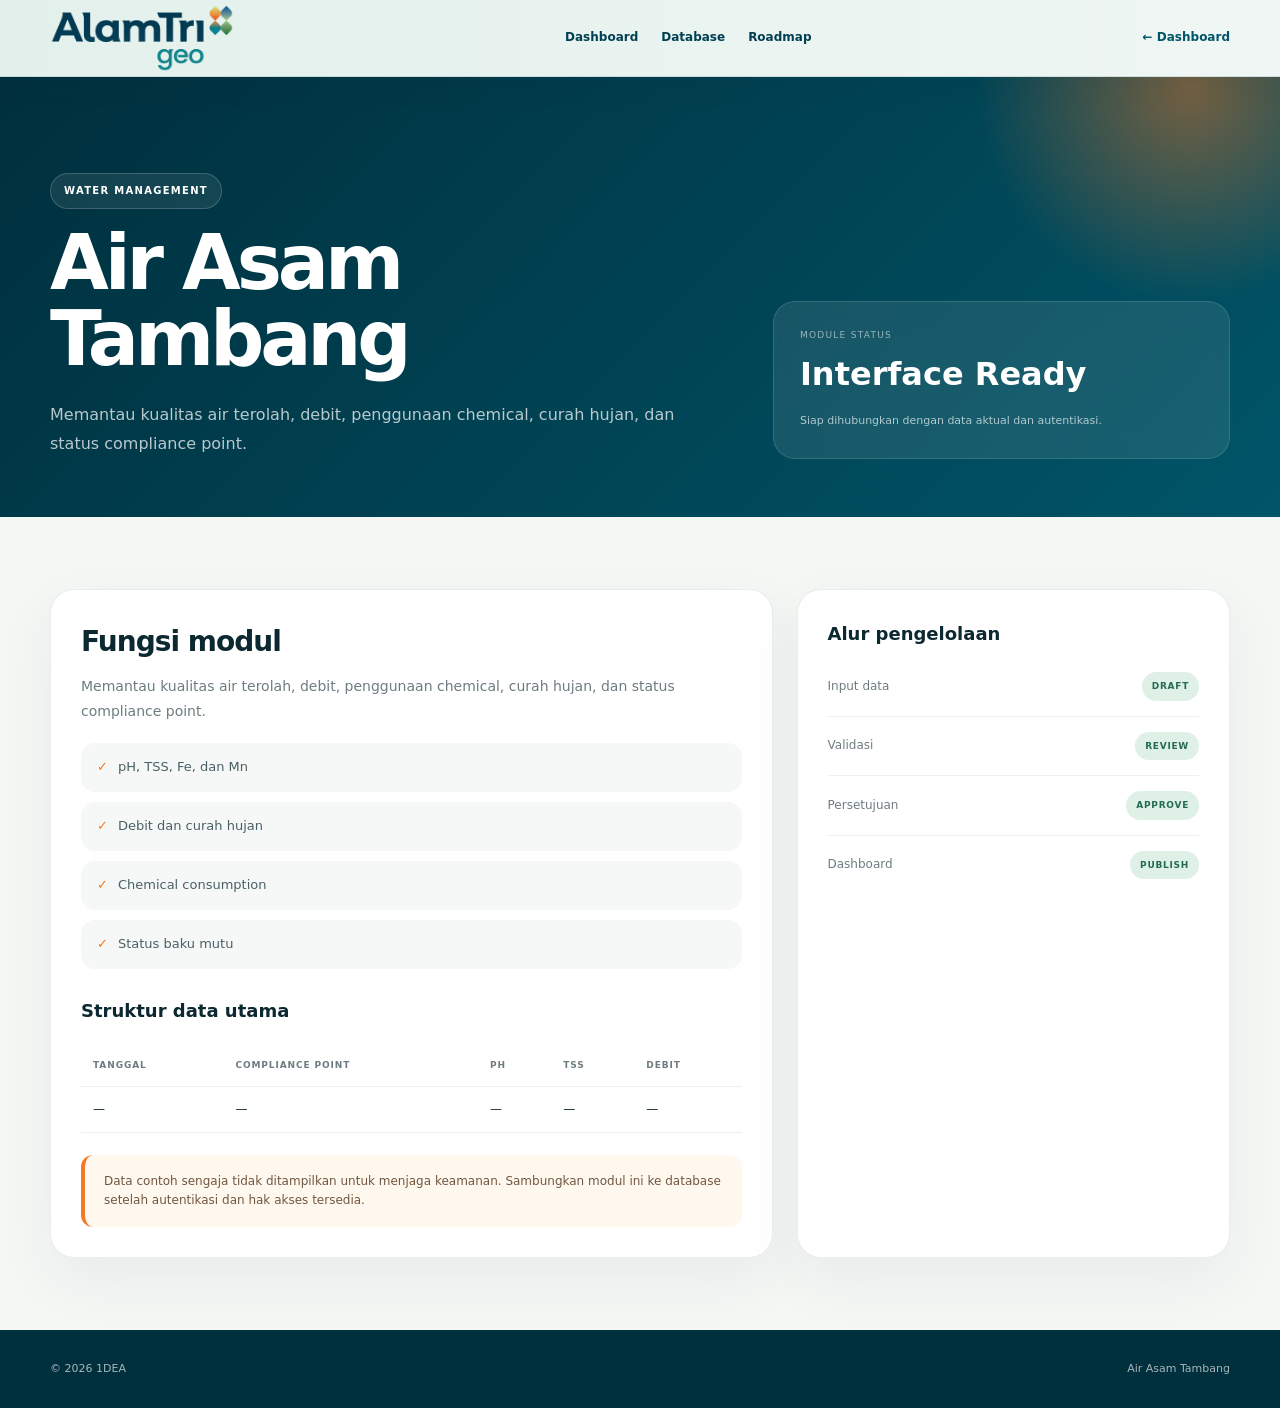
<file: air-asam-tambang.html>
<!DOCTYPE html>
<html lang="id"><head><meta charset="utf-8"/><meta content="width=device-width,initial-scale=1" name="viewport"/><meta content="#003f52" name="theme-color"/><title>Air Asam Tambang — 1DEA</title><link href="../assets/alamtri-geo-mark.png" rel="icon" type="image/png"/><link href="../style.css" rel="stylesheet"/><link href="../subpage.css" rel="stylesheet"/></head><body>
<header class="sub-header"><div class="container sub-nav"><a aria-label="AlamTri Geo — 1DEA" class="brand" href="../index.html"><span class="brand-logo-shell"><img alt="AlamTri Geo" class="brand-logo" decoding="async" height="66" src="../assets/alamtri-geo-logo.png" width="184"/></span></a><nav class="sub-nav-links"><a href="../dashboard.html#sp-mc">Dashboard</a><a href="../database.html">Database</a><a href="../index.html#roadmap">Roadmap</a></nav><a class="sub-back" href="../dashboard.html#sp-mc">← Dashboard</a></div></header>
<main class="sub-main"><section class="sub-hero"><div class="container sub-hero-grid"><div><span class="sub-pill">Water Management</span><h1>Air Asam Tambang</h1><p>Memantau kualitas air terolah, debit, penggunaan chemical, curah hujan, dan status compliance point.</p></div><div class="sub-hero-panel"><small>MODULE STATUS</small><strong>Interface Ready</strong><span>Siap dihubungkan dengan data aktual dan autentikasi.</span></div></div></section>
<section class="content-section"><div class="container content-grid"><article class="panel"><h2>Fungsi modul</h2><p>Memantau kualitas air terolah, debit, penggunaan chemical, curah hujan, dan status compliance point.</p><ul class="feature-list"><li>pH, TSS, Fe, dan Mn</li><li>Debit dan curah hujan</li><li>Chemical consumption</li><li>Status baku mutu</li></ul><h3 style="margin-top:28px">Struktur data utama</h3><table class="data-table"><thead><tr><th>Tanggal</th><th>Compliance Point</th><th>pH</th><th>TSS</th><th>Debit</th></tr></thead><tbody><tr><td>—</td><td>—</td><td>—</td><td>—</td><td>—</td></tr></tbody></table><div class="notice">Data contoh sengaja tidak ditampilkan untuk menjaga keamanan. Sambungkan modul ini ke database setelah autentikasi dan hak akses tersedia.</div></article><aside class="panel"><h3>Alur pengelolaan</h3><div class="status-line"><span>Input data</span><b class="status-badge">Draft</b></div><div class="status-line"><span>Validasi</span><b class="status-badge">Review</b></div><div class="status-line"><span>Persetujuan</span><b class="status-badge">Approve</b></div><div class="status-line"><span>Dashboard</span><b class="status-badge">Publish</b></div></aside></div></section></main><footer class="sub-footer"><div class="container"><span>© 2026 1DEA</span><span>Air Asam Tambang</span></div></footer></body></html>
</file>
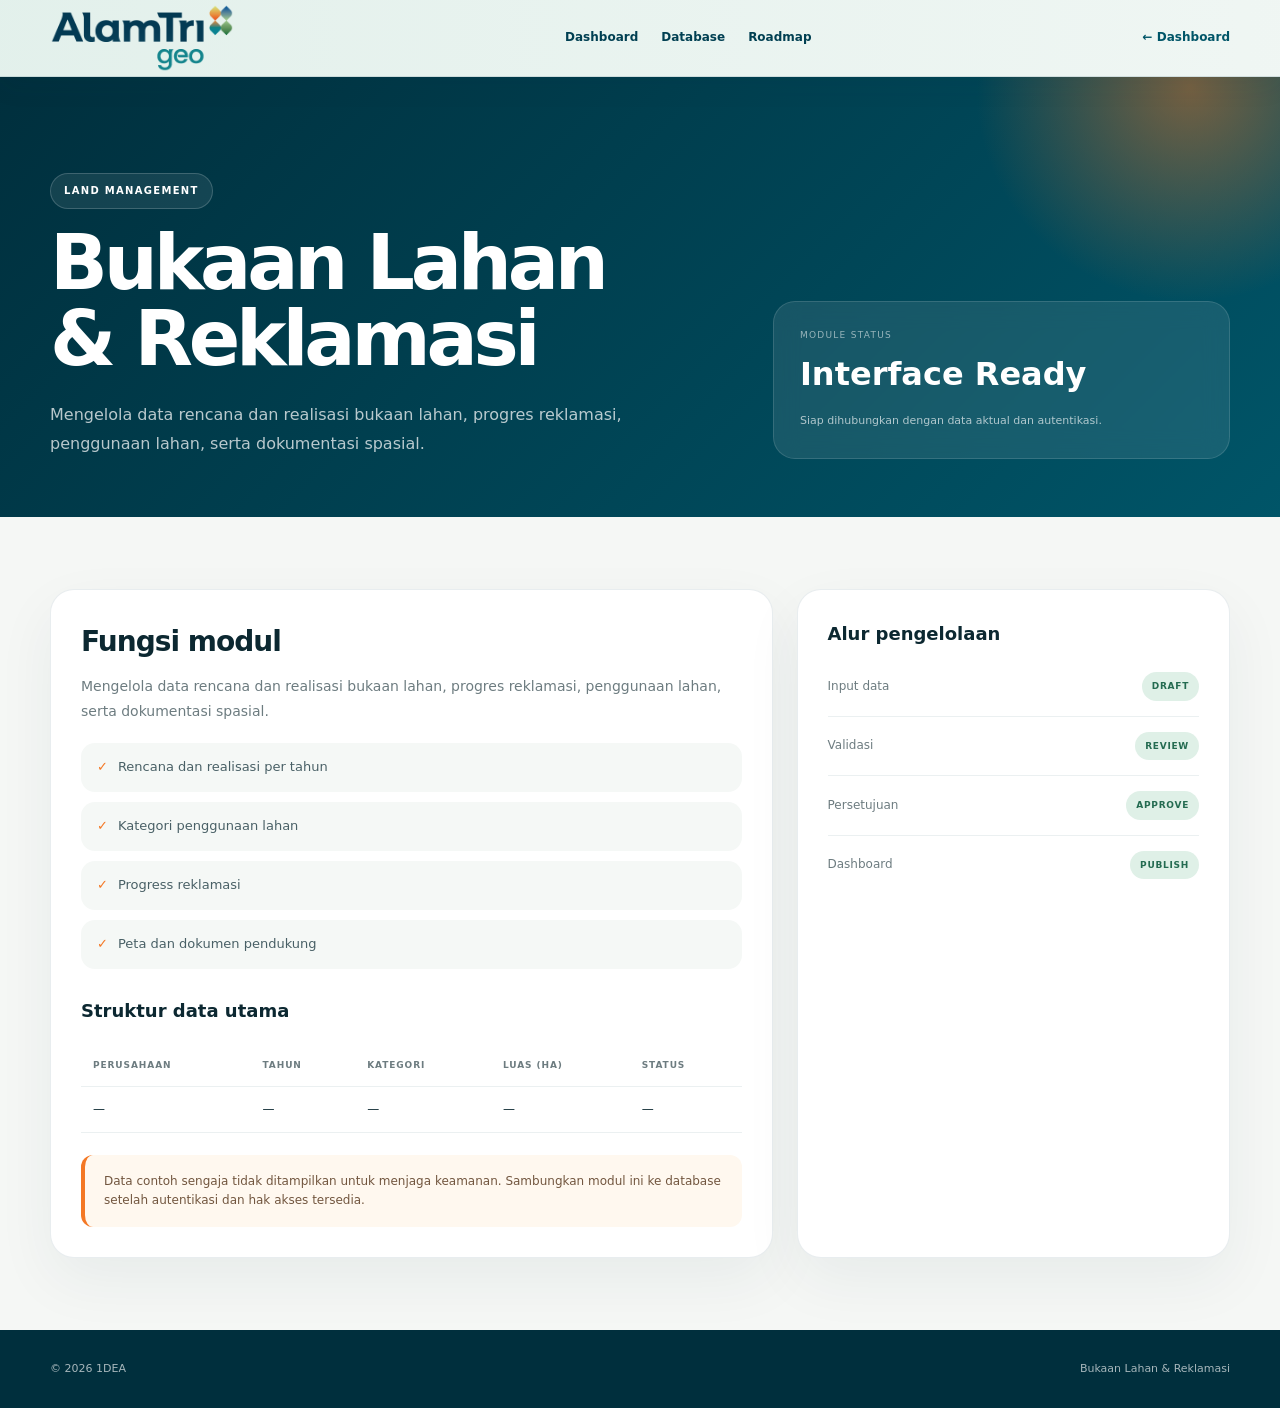
<file: bukaan-lahan-reklamasi.html>
<!DOCTYPE html>
<html lang="id"><head><meta charset="utf-8"/><meta content="width=device-width,initial-scale=1" name="viewport"/><meta content="#003f52" name="theme-color"/><title>Bukaan Lahan &amp; Reklamasi — 1DEA</title><link href="../assets/alamtri-geo-mark.png" rel="icon" type="image/png"/><link href="../style.css" rel="stylesheet"/><link href="../subpage.css" rel="stylesheet"/></head><body>
<header class="sub-header"><div class="container sub-nav"><a aria-label="AlamTri Geo — 1DEA" class="brand" href="../index.html"><span class="brand-logo-shell"><img alt="AlamTri Geo" class="brand-logo" decoding="async" height="66" src="../assets/alamtri-geo-logo.png" width="184"/></span></a><nav class="sub-nav-links"><a href="../dashboard.html#land-mc">Dashboard</a><a href="../database.html">Database</a><a href="../index.html#roadmap">Roadmap</a></nav><a class="sub-back" href="../dashboard.html#land-mc">← Dashboard</a></div></header>
<main class="sub-main"><section class="sub-hero"><div class="container sub-hero-grid"><div><span class="sub-pill">Land Management</span><h1>Bukaan Lahan<br/>&amp; Reklamasi</h1><p>Mengelola data rencana dan realisasi bukaan lahan, progres reklamasi, penggunaan lahan, serta dokumentasi spasial.</p></div><div class="sub-hero-panel"><small>MODULE STATUS</small><strong>Interface Ready</strong><span>Siap dihubungkan dengan data aktual dan autentikasi.</span></div></div></section>
<section class="content-section"><div class="container content-grid"><article class="panel"><h2>Fungsi modul</h2><p>Mengelola data rencana dan realisasi bukaan lahan, progres reklamasi, penggunaan lahan, serta dokumentasi spasial.</p><ul class="feature-list"><li>Rencana dan realisasi per tahun</li><li>Kategori penggunaan lahan</li><li>Progress reklamasi</li><li>Peta dan dokumen pendukung</li></ul><h3 style="margin-top:28px">Struktur data utama</h3><table class="data-table"><thead><tr><th>Perusahaan</th><th>Tahun</th><th>Kategori</th><th>Luas (Ha)</th><th>Status</th></tr></thead><tbody><tr><td>—</td><td>—</td><td>—</td><td>—</td><td>—</td></tr></tbody></table><div class="notice">Data contoh sengaja tidak ditampilkan untuk menjaga keamanan. Sambungkan modul ini ke database setelah autentikasi dan hak akses tersedia.</div></article><aside class="panel"><h3>Alur pengelolaan</h3><div class="status-line"><span>Input data</span><b class="status-badge">Draft</b></div><div class="status-line"><span>Validasi</span><b class="status-badge">Review</b></div><div class="status-line"><span>Persetujuan</span><b class="status-badge">Approve</b></div><div class="status-line"><span>Dashboard</span><b class="status-badge">Publish</b></div></aside></div></section></main><footer class="sub-footer"><div class="container"><span>© 2026 1DEA</span><span>Bukaan Lahan &amp; Reklamasi</span></div></footer></body></html>
</file>
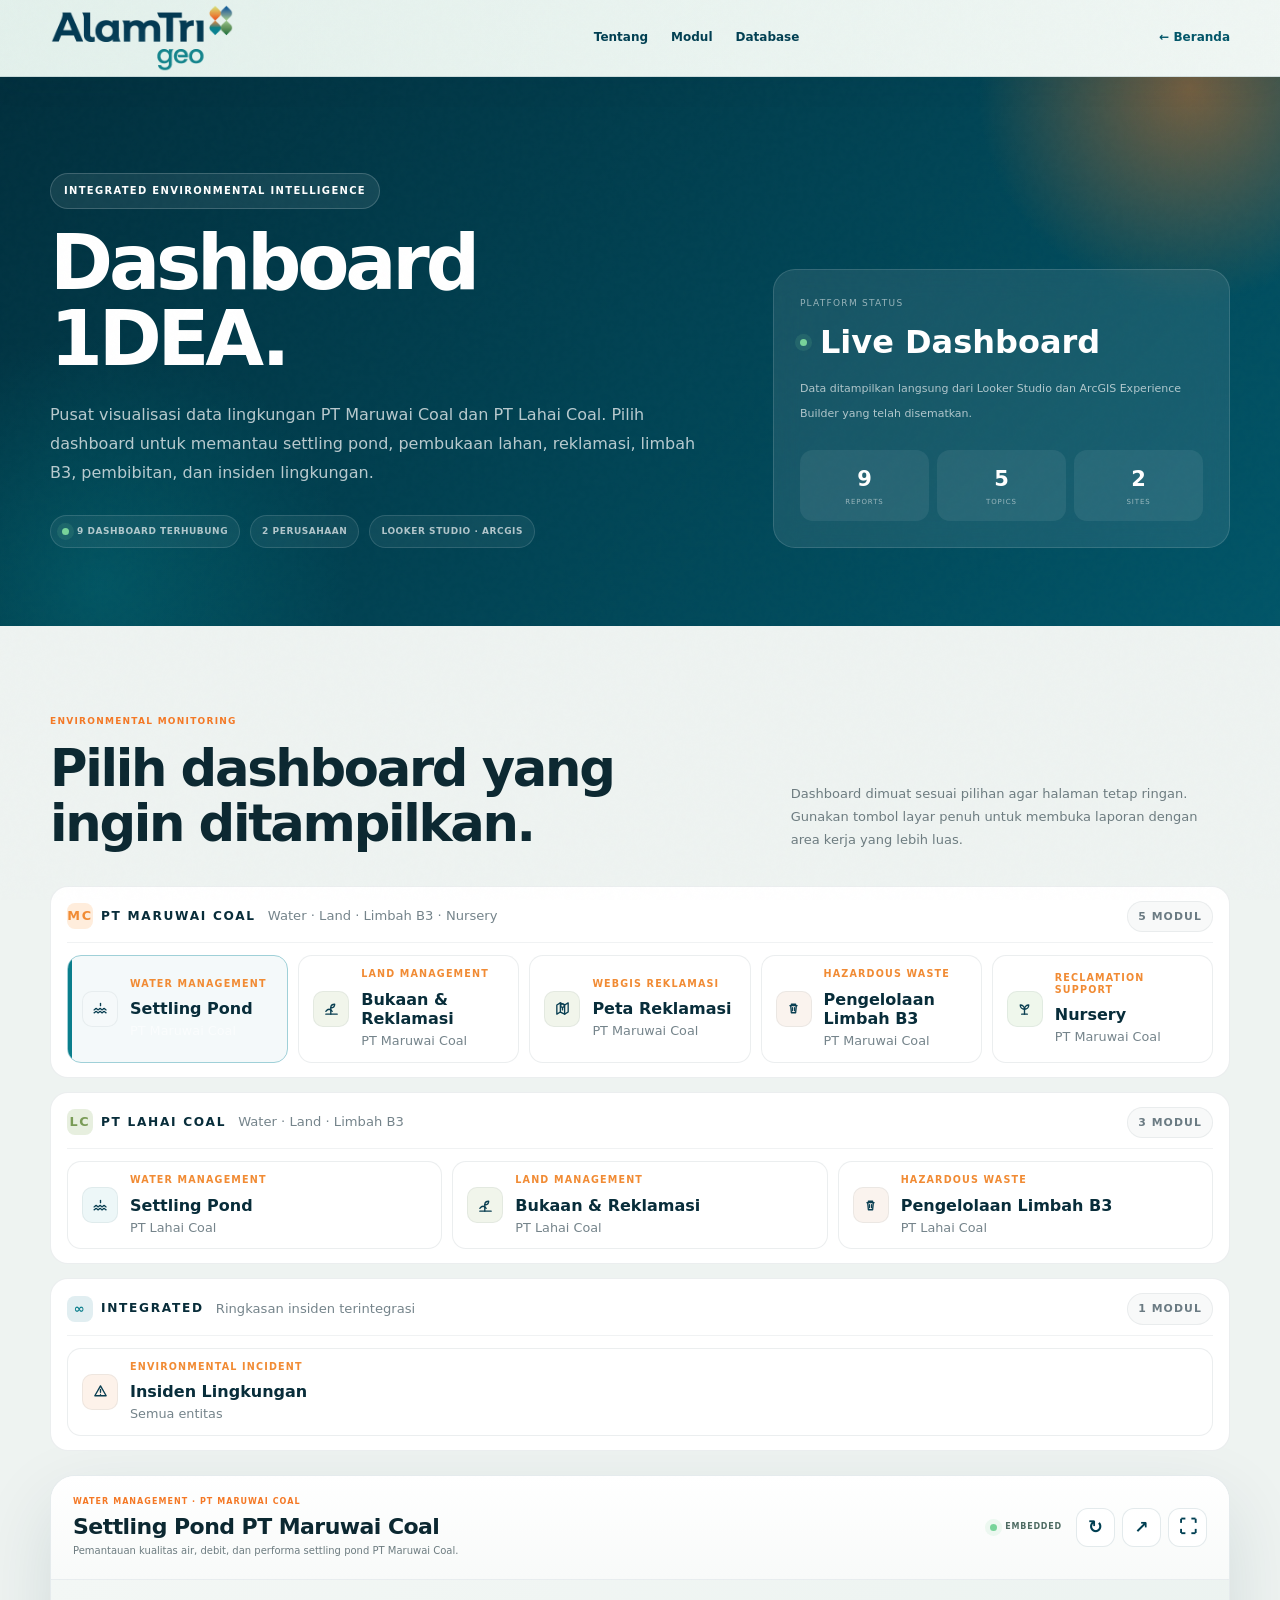
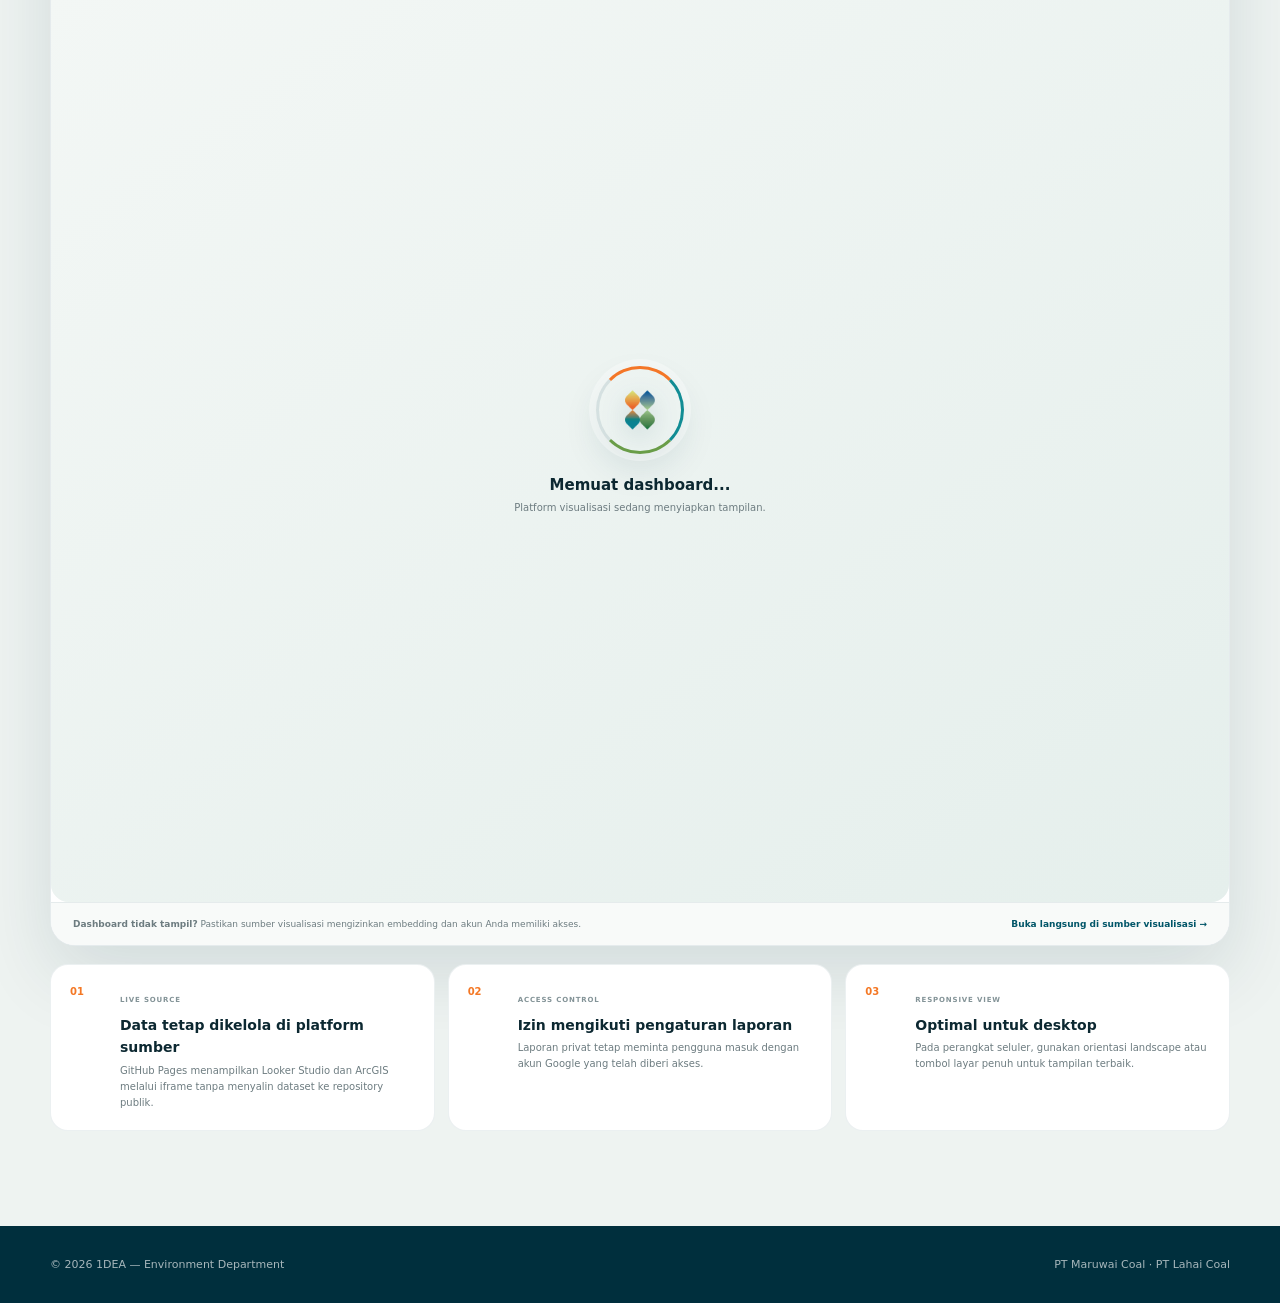
<file: dashboard.html>
<!DOCTYPE html>

<html lang="id">
<head>
<meta charset="utf-8"/>
<meta content="width=device-width,initial-scale=1" name="viewport"/>
<meta content="Dashboard terintegrasi 1DEA — One Data Environment Alamtri" name="description"/>
<meta content="#003f52" name="theme-color"/>
<title>Dashboard 1DEA</title>
<link href="assets/alamtri-geo-mark.png" rel="icon" type="image/png"/>
<link href="style.css?v=20260707-11" rel="stylesheet"/>
<link href="subpage.css?v=20260707-11" rel="stylesheet"/>

<style>
  .dashboard-entity-groups{display:grid;gap:14px;margin:20px 0 24px}
  .entity-group{background:#fff;border:1px solid rgba(8,45,58,.08);border-radius:18px;padding:14px 16px;box-shadow:none}
  .entity-group-header{display:flex;justify-content:space-between;align-items:center;gap:14px;margin-bottom:12px;padding-bottom:10px;border-bottom:1px solid rgba(8,45,58,.06)}
  .entity-group-header > div{display:flex;align-items:center;gap:12px;min-width:0;flex-wrap:wrap}
  .entity-group-header h3{display:none}
  .entity-group-header p{margin:0;color:#75848b;font-size:.82rem;line-height:1.4}
  .entity-badge{display:inline-flex;align-items:center;gap:8px;font-size:.76rem;font-weight:900;letter-spacing:.14em;text-transform:uppercase;color:#082d3a;white-space:nowrap}
  .entity-badge i{width:26px;height:26px;border-radius:8px;display:grid;place-items:center;font-style:normal;font-size:.8rem;font-weight:900}
  .entity-badge.mc i{background:#ffeddc;color:#f18b34}
  .entity-badge.lc i{background:#e7efdf;color:#799b56}
  .entity-badge.integrated i{background:#e1eef1;color:#0a7e8c}
  .entity-count{display:inline-flex;align-items:center;justify-content:center;padding:6px 10px;border-radius:999px;background:#f8f9f9;color:#6b7b83;font-size:.68rem;font-weight:900;letter-spacing:.1em;text-transform:uppercase;border:1px solid rgba(8,45,58,.06);white-space:nowrap}
  .entity-grid{display:grid;grid-template-columns:repeat(4,minmax(0,1fr));gap:10px}
  .entity-grid.five{grid-template-columns:repeat(5,minmax(0,1fr))}
  .entity-grid.three{grid-template-columns:repeat(3,minmax(0,1fr))}
  .entity-grid.one{grid-template-columns:minmax(0,1fr)}
  .dashboard-choice{position:relative;display:flex;align-items:center;text-align:left;padding:12px 14px;border-radius:14px;border:1px solid rgba(8,45,58,.08);background:#fff;transition:border-color .2s ease, background .2s ease, box-shadow .2s ease;overflow:hidden;min-height:88px;gap:12px}
  .dashboard-choice:hover{border-color:rgba(8,45,58,.14);box-shadow:0 4px 12px rgba(8,45,58,.04)}
  .dashboard-choice.active{background:#f4f9fa;border-color:#9fd0d8;box-shadow:none}
  .dashboard-choice.active::before{content:'';position:absolute;left:0;top:0;bottom:0;width:4px;background:#0a7e8c;border-radius:14px 0 0 14px}
  .choice-header{display:flex;align-items:center;justify-content:space-between;gap:10px;width:100%}
  .choice-meta{display:flex;align-items:center;gap:12px;min-width:0;flex:1}
  .choice-copy{display:flex;flex-direction:column;gap:2px;min-width:0}
  .choice-copy small{font-size:.6rem;letter-spacing:.12em;font-weight:800;color:#f18b34;text-transform:uppercase;line-height:1.2}
  .choice-copy strong{font-size:1rem;line-height:1.2;color:#082d3a}
  .choice-copy em{font-style:normal;font-size:.8rem;color:#75848b;line-height:1.3}
  .choice-icon{width:36px;height:36px;border-radius:10px;display:grid;place-items:center;border:1px solid rgba(8,45,58,.06);background:#f7f9f9;flex-shrink:0}
  .choice-icon svg{width:17px;height:17px;stroke:#0a3f52;stroke-width:1.9;stroke-linecap:round;stroke-linejoin:round;fill:none}
  .water-icon{background:#edf7f8}.land-icon{background:#f1f5eb}.waste-icon{background:#faf3ee}.nursery-icon{background:#eff7ec}.incident-icon{background:#fdf2ea}
  .entity-chip,.choice-index{display:none}
  @media (max-width: 1200px){.entity-grid,.entity-grid.five{grid-template-columns:repeat(2,minmax(0,1fr))}.entity-grid.three{grid-template-columns:repeat(2,minmax(0,1fr))}}
  @media (max-width: 740px){
    .dashboard-entity-groups{gap:12px}
    .entity-group{padding:14px;border-radius:16px}
    .entity-group-header{align-items:flex-start;flex-direction:column}
    .entity-grid,.entity-grid.five,.entity-grid.three{grid-template-columns:1fr}
    .dashboard-choice{min-height:80px;padding:12px}
    .choice-copy strong{font-size:.96rem}
    .entity-group-header > div{gap:10px}
  }


  /* WebGIS 16:9 embed adjustment */
  .looker-stage{position:relative;background:#f5f7f8;overflow:hidden;border-radius:0 0 18px 18px}
  .looker-stage iframe{display:block;width:100%;height:72vh;min-height:720px;border:0;background:#f5f7f8}
  .looker-stage .looker-loader{position:absolute;inset:0;z-index:2}
  .looker-stage.is-webgis{height:auto !important;min-height:0 !important}
  .looker-stage.is-webgis::before{content:"";display:block;padding-top:56.25%}
  .looker-shell.is-webgis-viewer{
    width:min(96vw,1600px);
    max-width:none;
    margin-left:50%;
    transform:translateX(-50%);
  }
  .looker-shell.is-webgis-viewer .looker-toolbar,
  .looker-shell.is-webgis-viewer .looker-footer{padding-left:22px;padding-right:22px}
  .looker-stage.is-webgis iframe,
  .looker-stage.is-webgis .looker-loader,
  .looker-stage.is-webgis noscript,
  .looker-stage.is-webgis .dashboard-fallback{position:absolute;inset:0;width:100%;height:100%;min-height:0}
  @media (max-width: 1100px){
    .looker-stage iframe{height:68vh;min-height:620px}
  }
  @media (max-width: 1100px){
    .looker-shell.is-webgis-viewer{width:100%;margin-left:0;transform:none}
    .looker-shell.is-webgis-viewer .looker-toolbar,
    .looker-shell.is-webgis-viewer .looker-footer{padding-left:16px;padding-right:16px}
  }
  @media (max-width: 740px){
    .looker-stage iframe{height:62vh;min-height:520px}
  }

</style>

</head>
<body>
<div aria-hidden="true" class="grain"></div>
<header class="sub-header">
<div class="container sub-nav">
<a aria-label="1DEA — kembali ke beranda" class="brand" href="index.html"><span class="brand-logo-shell"><img alt="AlamTri Geo" class="brand-logo" decoding="async" height="66" src="assets/alamtri-geo-logo.png" width="184"/></span></a>
<nav aria-label="Navigasi dashboard" class="sub-nav-links">
<a href="index.html#tentang">Tentang</a>
<a href="index.html#modul">Modul</a>
<a href="database.html">Database</a>
</nav>
<a class="sub-back" href="index.html">← Beranda</a>
</div>
</header>
<main class="sub-main dashboard-page">
<section class="sub-hero dashboard-hero">
<div class="container sub-hero-grid">
<div>
<span class="sub-pill">Integrated Environmental Intelligence</span>
<h1>Dashboard<br/>1DEA.</h1>
<p>Pusat visualisasi data lingkungan PT Maruwai Coal dan PT Lahai Coal. Pilih dashboard untuk memantau settling pond, pembukaan lahan, reklamasi, limbah B3, pembibitan, dan insiden lingkungan.</p>
<div aria-label="Status dashboard" class="hero-status-row">
<span><i></i> 9 dashboard terhubung</span>
<span>2 perusahaan</span>
<span>Looker Studio · ArcGIS</span>
</div>
</div>
<div class="sub-hero-panel live-panel">
<small>PLATFORM STATUS</small>
<strong><i></i> Live Dashboard</strong>
<span>Data ditampilkan langsung dari Looker Studio dan ArcGIS Experience Builder yang telah disematkan.</span>
<div class="live-meta">
<div><b>9</b><small>REPORTS</small></div>
<div><b>5</b><small>TOPICS</small></div>
<div><b>2</b><small>SITES</small></div>
</div>
</div>
</div>
</section>
<section aria-labelledby="dashboard-heading" class="dashboard-hub">
<div class="container">
<div class="dashboard-intro">
<div>
<span class="eyebrow dashboard-eyebrow">ENVIRONMENTAL MONITORING</span>
<h2 id="dashboard-heading">Pilih dashboard yang ingin ditampilkan.</h2>
</div>
<p>Dashboard dimuat sesuai pilihan agar halaman tetap ringan. Gunakan tombol layar penuh untuk membuka laporan dengan area kerja yang lebih luas.</p>
</div>

<div class="dashboard-entity-groups" aria-label="Daftar dashboard berdasarkan entitas perusahaan">
  <section class="entity-group" aria-labelledby="group-mc-title">
    <div class="entity-group-header">
      <div>
        <span class="entity-badge mc"><i>MC</i> PT Maruwai Coal</span>
        <h3 id="group-mc-title">PT Maruwai Coal</h3>
        <p>Water · Land · Limbah B3 · Nursery</p>
      </div>
      <span class="entity-count">5 modul</span>
    </div>
    <div class="entity-grid five" role="tablist" aria-label="Dashboard PT Maruwai Coal">
      <button aria-selected="true" class="dashboard-choice active" data-dashboard="sp-mc" data-description="Pemantauan kualitas air, debit, dan performa settling pond PT Maruwai Coal." data-kicker="WATER MANAGEMENT · PT MARUWAI COAL" data-title="Settling Pond PT Maruwai Coal" data-url="https://datastudio.google.com/embed/reporting/7cd14e65-1203-4f05-bd2c-1559be68d1e1/page/p_wdab9zmxud" role="tab" type="button">
        <div class="choice-header">
          <div class="choice-meta">
            <span aria-hidden="true" class="choice-icon water-icon"><svg viewBox="0 0 24 24"><path d="M3 14c1.4 0 1.4-2 2.8-2s1.4 2 2.8 2 1.4-2 2.8-2 1.4 2 2.8 2 1.4-2 2.8-2 1.4 2 2.8 2"></path><path d="M3 18c1.4 0 1.4-2 2.8-2s1.4 2 2.8 2 1.4-2 2.8-2 1.4 2 2.8 2 1.4-2 2.8-2 1.4 2 2.8 2"></path><path d="M12 5v3"></path></svg></span>
            <span class="choice-copy"><small>Water Management</small><strong>Settling Pond</strong><em>PT Maruwai Coal</em></span>
          </div>
          <span class="entity-chip">MC</span>
        </div>
        <b class="choice-index">01</b>
      </button>
      <button aria-selected="false" class="dashboard-choice" data-dashboard="land-mc" data-description="Perbandingan rencana, realisasi pembukaan lahan, dan progres reklamasi PT Maruwai Coal." data-kicker="LAND MANAGEMENT · PT MARUWAI COAL" data-title="Pembukaan Lahan dan Reklamasi PT Maruwai Coal" data-url="https://datastudio.google.com/embed/reporting/6b88573f-2e10-45a1-b1bf-842a8e8700db/page/SnbUF" role="tab" type="button">
        <div class="choice-header">
          <div class="choice-meta">
            <span aria-hidden="true" class="choice-icon land-icon"><svg viewBox="0 0 24 24"><path d="M4 16c3-4 6-4 9 0"></path><path d="M11 20v-9"></path><path d="M11 11c0-3 2.5-5 5.5-5 0 3-2.5 5-5.5 5Z"></path><path d="M4 20h16"></path></svg></span>
            <span class="choice-copy"><small>Land Management</small><strong>Bukaan &amp; Reklamasi</strong><em>PT Maruwai Coal</em></span>
          </div>
          <span class="entity-chip">MC</span>
        </div>
        <b class="choice-index">03</b>
      </button>
      <button aria-selected="false" class="dashboard-choice" data-dashboard="webgis-reklamasi-mc" data-description="WebGIS interaktif untuk meninjau lokasi, luasan, dan informasi spasial kegiatan reklamasi PT Maruwai Coal." data-kicker="WEBGIS REKLAMASI · PT MARUWAI COAL" data-title="WebGIS Reklamasi PT Maruwai Coal" data-url="https://experience.arcgis.com/experience/932b8621da07443098fcbb4894efa556?draft=true" role="tab" type="button">
        <div class="choice-header">
          <div class="choice-meta">
            <span aria-hidden="true" class="choice-icon land-icon"><svg viewBox="0 0 24 24"><path d="m4 7 5-3 6 3 5-3v13l-5 3-6-3-5 3V7Z"></path><path d="M9 4v13"></path><path d="M15 7v13"></path><path d="M12 10.5c1.4 0 2.5-1.1 2.5-2.5S13.4 5.5 12 5.5 9.5 6.6 9.5 8s1.1 2.5 2.5 2.5Z"></path><path d="M12 10.5V14"></path></svg></span>
            <span class="choice-copy"><small>WebGIS Reklamasi</small><strong>Peta Reklamasi</strong><em>PT Maruwai Coal</em></span>
          </div>
          <span class="entity-chip">MC</span>
        </div>
        <b class="choice-index">09</b>
      </button>
      <button aria-selected="false" class="dashboard-choice" data-dashboard="waste-mc" data-description="Timbulan, neraca, penyimpanan, dan kinerja pengelolaan limbah B3 PT Maruwai Coal." data-kicker="HAZARDOUS WASTE · PT MARUWAI COAL" data-title="Pengelolaan Limbah B3 PT Maruwai Coal" data-url="https://datastudio.google.com/embed/reporting/e3280b1b-714f-4df5-b299-3210c2490243/page/m0SeF" role="tab" type="button">
        <div class="choice-header">
          <div class="choice-meta">
            <span aria-hidden="true" class="choice-icon waste-icon"><svg viewBox="0 0 24 24"><path d="M7 8h10"></path><path d="M9 8V6h6v2"></path><path d="M8 8l1 10h6l1-10"></path><path d="M10.5 11v4"></path><path d="M13.5 11v4"></path></svg></span>
            <span class="choice-copy"><small>Hazardous Waste</small><strong>Pengelolaan Limbah B3</strong><em>PT Maruwai Coal</em></span>
          </div>
          <span class="entity-chip">MC</span>
        </div>
        <b class="choice-index">05</b>
      </button>
      <button aria-selected="false" class="dashboard-choice" data-dashboard="nursery-mc" data-description="Produksi, stok, pemeliharaan, dan distribusi bibit PT Maruwai Coal." data-kicker="NURSERY · PT MARUWAI COAL" data-title="Pembibitan (Nursery) PT Maruwai Coal" data-url="https://datastudio.google.com/embed/reporting/b860005c-7a54-4e99-905b-c4e43c72aa3d/page/wOQsF" role="tab" type="button">
        <div class="choice-header">
          <div class="choice-meta">
            <span aria-hidden="true" class="choice-icon nursery-icon"><svg viewBox="0 0 24 24"><path d="M12 20v-7"></path><path d="M12 13c-3.4 0-6-2.6-6-6 3.4 0 6 2.6 6 6Z"></path><path d="M12 13c0-3.4 2.6-6 6-6 0 3.4-2.6 6-6 6Z"></path><path d="M8 20h8"></path></svg></span>
            <span class="choice-copy"><small>Reclamation Support</small><strong>Nursery</strong><em>PT Maruwai Coal</em></span>
          </div>
          <span class="entity-chip">MC</span>
        </div>
        <b class="choice-index">07</b>
      </button>
    </div>
  </section>

  <section class="entity-group" aria-labelledby="group-lc-title">
    <div class="entity-group-header">
      <div>
        <span class="entity-badge lc"><i>LC</i> PT Lahai Coal</span>
        <h3 id="group-lc-title">PT Lahai Coal</h3>
        <p>Water · Land · Limbah B3</p>
      </div>
      <span class="entity-count">3 modul</span>
    </div>
    <div class="entity-grid three" role="tablist" aria-label="Dashboard PT Lahai Coal">
      <button aria-selected="false" class="dashboard-choice" data-dashboard="sp-lc" data-description="Pemantauan kualitas air, debit, dan performa settling pond PT Lahai Coal." data-kicker="WATER MANAGEMENT · PT LAHAI COAL" data-title="Settling Pond PT Lahai Coal" data-url="https://datastudio.google.com/embed/reporting/06eb00c8-ef88-4930-95c2-755a7936554f/page/p_wdab9zmxud" role="tab" type="button">
        <div class="choice-header">
          <div class="choice-meta">
            <span aria-hidden="true" class="choice-icon water-icon"><svg viewBox="0 0 24 24"><path d="M3 14c1.4 0 1.4-2 2.8-2s1.4 2 2.8 2 1.4-2 2.8-2 1.4 2 2.8 2 1.4-2 2.8-2 1.4 2 2.8 2"></path><path d="M3 18c1.4 0 1.4-2 2.8-2s1.4 2 2.8 2 1.4-2 2.8-2 1.4 2 2.8 2 1.4-2 2.8-2 1.4 2 2.8 2"></path><path d="M12 5v3"></path></svg></span>
            <span class="choice-copy"><small>Water Management</small><strong>Settling Pond</strong><em>PT Lahai Coal</em></span>
          </div>
          <span class="entity-chip">LC</span>
        </div>
        <b class="choice-index">02</b>
      </button>
      <button aria-selected="false" class="dashboard-choice" data-dashboard="land-lc" data-description="Perbandingan rencana, realisasi pembukaan lahan, dan progres reklamasi PT Lahai Coal." data-kicker="LAND MANAGEMENT · PT LAHAI COAL" data-title="Pembukaan Lahan dan Reklamasi PT Lahai Coal" data-url="https://datastudio.google.com/embed/reporting/7242b049-d985-4125-b48c-711ded9a631c/page/SnbUF" role="tab" type="button">
        <div class="choice-header">
          <div class="choice-meta">
            <span aria-hidden="true" class="choice-icon land-icon"><svg viewBox="0 0 24 24"><path d="M4 16c3-4 6-4 9 0"></path><path d="M11 20v-9"></path><path d="M11 11c0-3 2.5-5 5.5-5 0 3-2.5 5-5.5 5Z"></path><path d="M4 20h16"></path></svg></span>
            <span class="choice-copy"><small>Land Management</small><strong>Bukaan &amp; Reklamasi</strong><em>PT Lahai Coal</em></span>
          </div>
          <span class="entity-chip">LC</span>
        </div>
        <b class="choice-index">04</b>
      </button>
      <button aria-selected="false" class="dashboard-choice" data-dashboard="waste-lc" data-description="Timbulan, neraca, penyimpanan, dan kinerja pengelolaan limbah B3 PT Lahai Coal." data-kicker="HAZARDOUS WASTE · PT LAHAI COAL" data-title="Pengelolaan Limbah B3 PT Lahai Coal" data-url="https://datastudio.google.com/embed/reporting/6cdf5792-2afd-4a82-ab7e-bdfd7c089c4d/page/m0SeF" role="tab" type="button">
        <div class="choice-header">
          <div class="choice-meta">
            <span aria-hidden="true" class="choice-icon waste-icon"><svg viewBox="0 0 24 24"><path d="M7 8h10"></path><path d="M9 8V6h6v2"></path><path d="M8 8l1 10h6l1-10"></path><path d="M10.5 11v4"></path><path d="M13.5 11v4"></path></svg></span>
            <span class="choice-copy"><small>Hazardous Waste</small><strong>Pengelolaan Limbah B3</strong><em>PT Lahai Coal</em></span>
          </div>
          <span class="entity-chip">LC</span>
        </div>
        <b class="choice-index">06</b>
      </button>
    </div>
  </section>

  <section class="entity-group" aria-labelledby="group-integrated-title">
    <div class="entity-group-header">
      <div>
        <span class="entity-badge integrated"><i>∞</i> Integrated</span>
        <h3 id="group-integrated-title">Dashboard terintegrasi</h3>
        <p>Ringkasan insiden terintegrasi</p>
      </div>
      <span class="entity-count">1 modul</span>
    </div>
    <div class="entity-grid one" role="tablist" aria-label="Dashboard terintegrasi">
      <button aria-selected="false" class="dashboard-choice" data-dashboard="incident" data-description="Ringkasan kategori, tren, lokasi, dan status tindak lanjut insiden lingkungan." data-kicker="ENVIRONMENTAL INCIDENT · INTEGRATED" data-title="Insiden Lingkungan" data-url="https://datastudio.google.com/embed/reporting/7cecc486-ae8b-4942-822c-1c7d6e2043d5/page/wOQsF" role="tab" type="button">
        <div class="choice-header">
          <div class="choice-meta">
            <span aria-hidden="true" class="choice-icon incident-icon"><svg viewBox="0 0 24 24"><path d="M12 4 20 18H4L12 4Z"></path><path d="M12 9v4"></path><path d="M12 16h.01"></path></svg></span>
            <span class="choice-copy"><small>Environmental Incident</small><strong>Insiden Lingkungan</strong><em>Semua entitas</em></span>
          </div>
          <span class="entity-chip">All Site</span>
        </div>
        <b class="choice-index">08</b>
      </button>
    </div>
  </section>
</div>

<article class="looker-shell" id="dashboard-viewer">
<header class="looker-toolbar">
<div class="looker-title-wrap">
<span id="dashboard-kicker">WATER MANAGEMENT · PT MARUWAI COAL</span>
<h3 id="dashboard-title">Settling Pond PT Maruwai Coal</h3>
<p id="dashboard-description">Pemantauan kualitas air, debit, dan performa settling pond PT Maruwai Coal.</p>
</div>
<div class="looker-actions">
<span class="connection-state"><i></i> Embedded</span>
<button aria-label="Muat ulang dashboard" class="toolbar-button" id="reload-dashboard" title="Muat ulang dashboard" type="button">↻</button>
<a aria-label="Buka laporan di tab baru" class="toolbar-button open-report" href="https://datastudio.google.com/embed/reporting/7cd14e65-1203-4f05-bd2c-1559be68d1e1/page/p_wdab9zmxud" id="open-dashboard" rel="noopener noreferrer" target="_blank" title="Buka laporan di tab baru">↗</a>
<button aria-label="Tampilkan dashboard layar penuh" class="toolbar-button fullscreen-button" id="fullscreen-dashboard" title="Layar penuh" type="button">⛶</button>
</div>
</header>
<div class="looker-stage" id="looker-stage">
<div aria-live="polite" class="looker-loader" id="looker-loader" role="status">
<span class="loader-mark"><i></i><i></i><i></i></span>
<strong>Memuat dashboard...</strong>
<small>Platform visualisasi sedang menyiapkan tampilan.</small>
</div>
<iframe allow="fullscreen; geolocation" allowfullscreen="" id="looker-frame" loading="eager" referrerpolicy="strict-origin-when-cross-origin" sandbox="allow-scripts allow-same-origin allow-forms allow-popups allow-popups-to-escape-sandbox allow-downloads" src="https://datastudio.google.com/embed/reporting/7cd14e65-1203-4f05-bd2c-1559be68d1e1/page/p_wdab9zmxud" title="Settling Pond PT Maruwai Coal">
</iframe>
<noscript>
<div class="dashboard-fallback">JavaScript perlu diaktifkan untuk memilih dan memuat dashboard Looker Studio.</div>
</noscript>
</div>
<footer class="looker-footer">
<p><strong>Dashboard tidak tampil?</strong> Pastikan sumber visualisasi mengizinkan embedding dan akun Anda memiliki akses.</p>
<a href="https://datastudio.google.com/embed/reporting/7cd14e65-1203-4f05-bd2c-1559be68d1e1/page/p_wdab9zmxud" id="fallback-link" rel="noopener noreferrer" target="_blank">Buka langsung di sumber visualisasi →</a>
</footer>
</article>
<div class="dashboard-information">
<article>
<span>01</span>
<div><small>LIVE SOURCE</small><h3>Data tetap dikelola di platform sumber</h3><p>GitHub Pages menampilkan Looker Studio dan ArcGIS melalui iframe tanpa menyalin dataset ke repository publik.</p></div>
</article>
<article>
<span>02</span>
<div><small>ACCESS CONTROL</small><h3>Izin mengikuti pengaturan laporan</h3><p>Laporan privat tetap meminta pengguna masuk dengan akun Google yang telah diberi akses.</p></div>
</article>
<article>
<span>03</span>
<div><small>RESPONSIVE VIEW</small><h3>Optimal untuk desktop</h3><p>Pada perangkat seluler, gunakan orientasi landscape atau tombol layar penuh untuk tampilan terbaik.</p></div>
</article>
</div>
</div>
</section>
</main>
<footer class="sub-footer">
<div class="container"><span>© 2026 1DEA — Environment Department</span><span>PT Maruwai Coal · PT Lahai Coal</span></div>
</footer>
<script>
document.addEventListener('DOMContentLoaded', function () {
  var stage = document.getElementById('looker-stage');
  var viewer = document.getElementById('dashboard-viewer');
  var frame = document.getElementById('looker-frame');
  var openLink = document.getElementById('open-dashboard');
  var fallbackLink = document.getElementById('fallback-link');
  var titleEl = document.getElementById('dashboard-title');
  var kickerEl = document.getElementById('dashboard-kicker');
  var choices = Array.prototype.slice.call(document.querySelectorAll('.dashboard-choice[data-url]'));
  if (!stage || !frame) return;

  function getSignals() {
    return [
      frame.getAttribute('src') || '',
      openLink ? (openLink.getAttribute('href') || '') : '',
      fallbackLink ? (fallbackLink.getAttribute('href') || '') : '',
      titleEl ? (titleEl.textContent || '') : '',
      kickerEl ? (kickerEl.textContent || '') : '',
      window.location.hash || ''
    ].join(' ').toLowerCase();
  }

  function syncEmbedRatio() {
    var signals = getSignals();
    var isWebgis = signals.indexOf('experience.arcgis.com') !== -1 || signals.indexOf('webgis') !== -1;
    stage.classList.toggle('is-webgis', isWebgis);
    if (viewer) viewer.classList.toggle('is-webgis-viewer', isWebgis);
  }

  syncEmbedRatio();
  [150, 500, 1000, 1800].forEach(function (delay) {
    window.setTimeout(syncEmbedRatio, delay);
  });

  choices.forEach(function (choice) {
    choice.addEventListener('click', function () {
      window.setTimeout(syncEmbedRatio, 60);
      window.setTimeout(syncEmbedRatio, 300);
      window.setTimeout(syncEmbedRatio, 900);
    });
  });

  var observer = new MutationObserver(syncEmbedRatio);
  observer.observe(frame, { attributes: true, attributeFilter: ['src'] });
  if (openLink) observer.observe(openLink, { attributes: true, attributeFilter: ['href'] });
  if (fallbackLink) observer.observe(fallbackLink, { attributes: true, attributeFilter: ['href'] });
  if (titleEl) observer.observe(titleEl, { childList: true, subtree: true, characterData: true });
  if (kickerEl) observer.observe(kickerEl, { childList: true, subtree: true, characterData: true });

  window.addEventListener('hashchange', syncEmbedRatio);
  window.setInterval(syncEmbedRatio, 2000);
});
</script>
<script src="dashboard.js?v=20260707-2"></script>
</body>
</html>
</file>
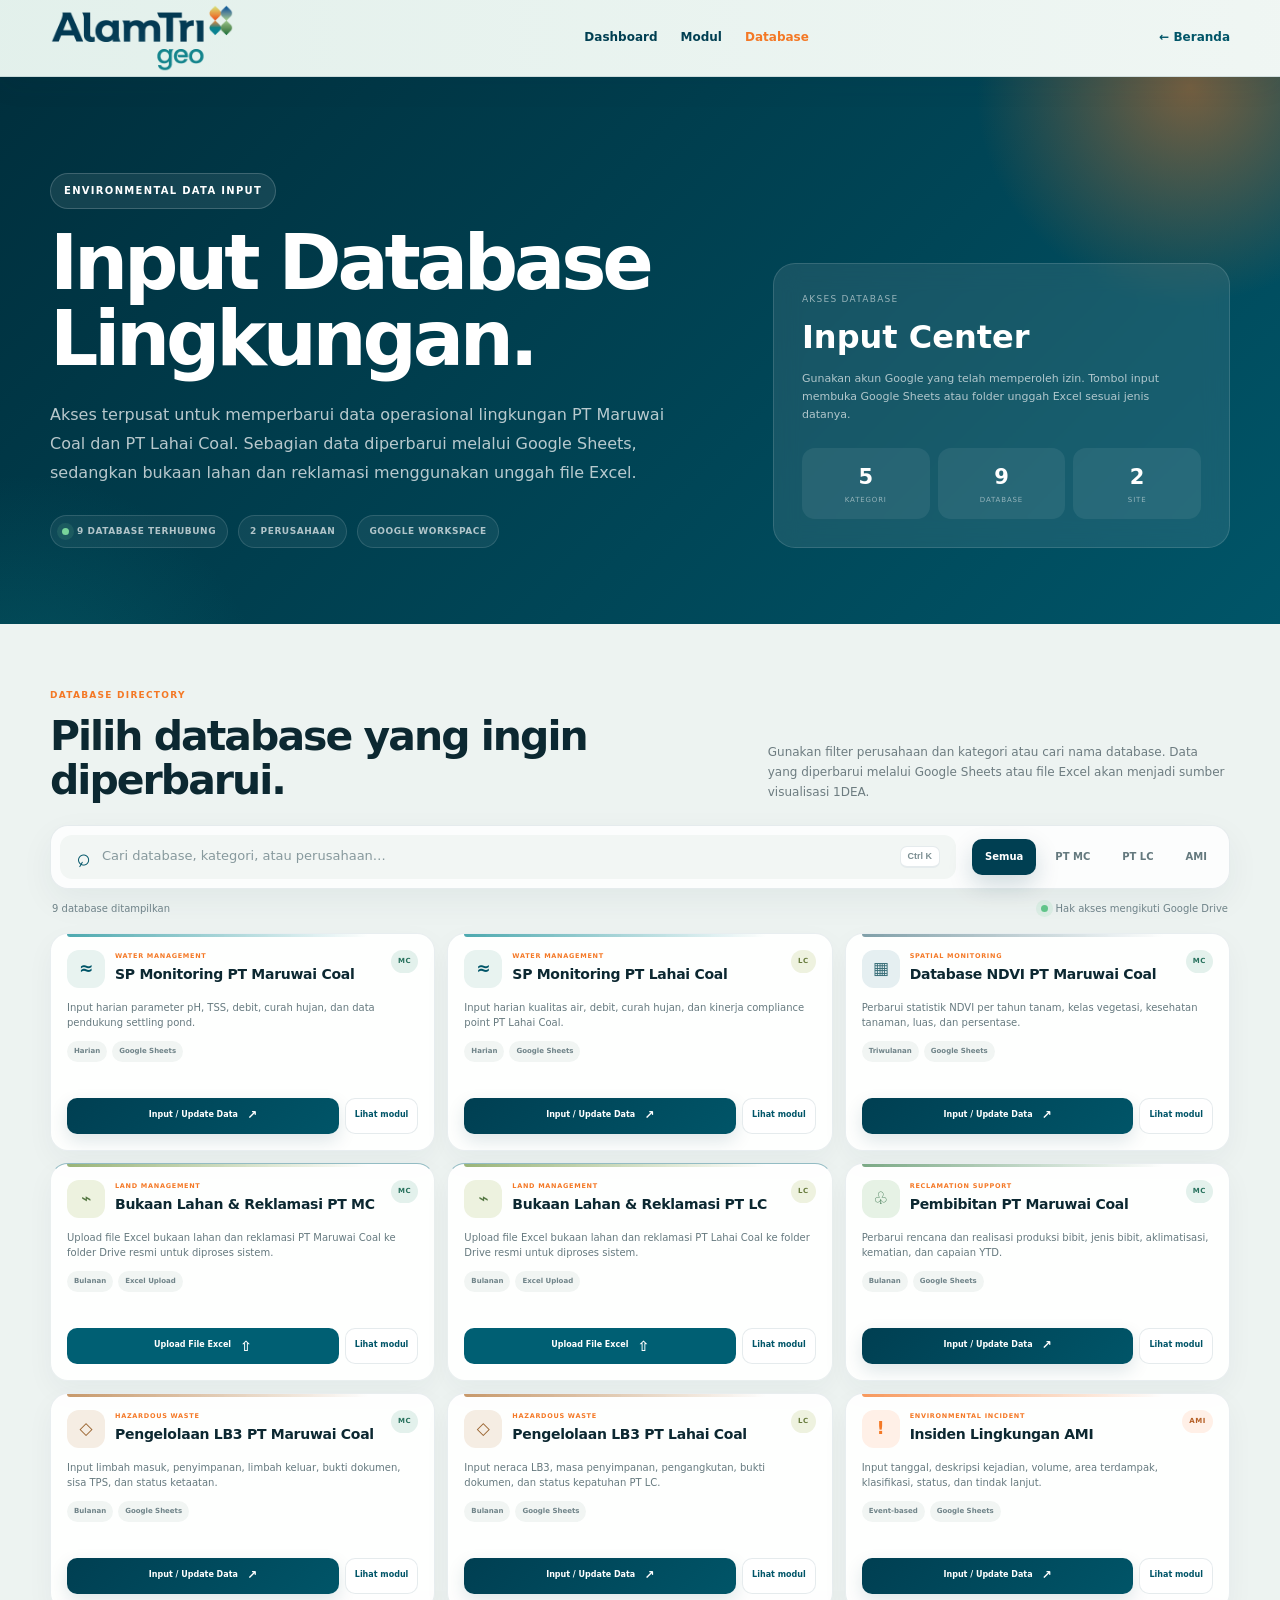
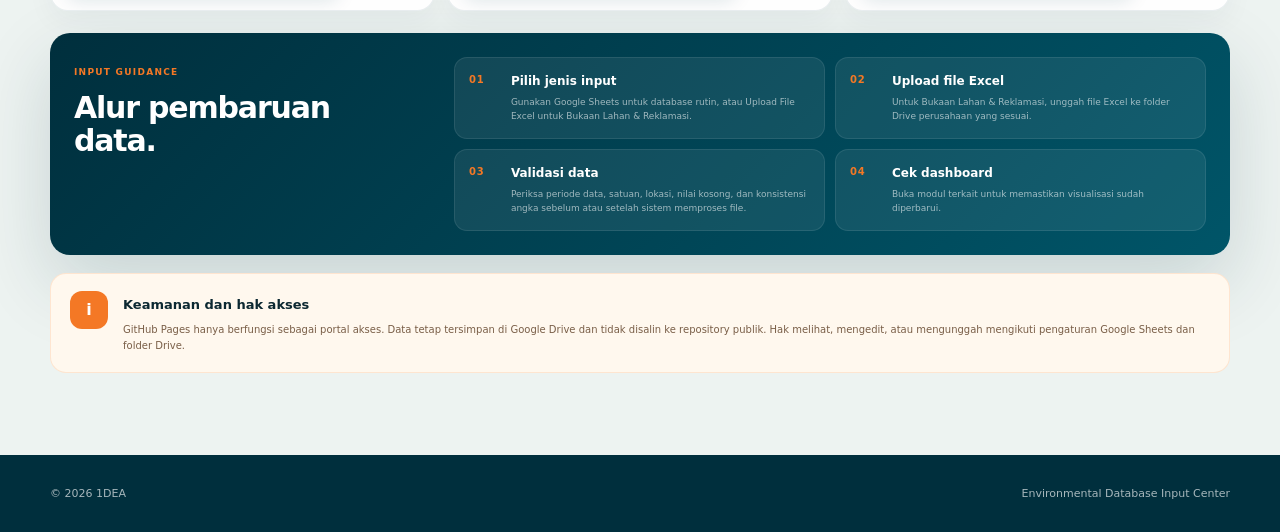
<file: database.html>
<!DOCTYPE html>

<html lang="id">
<head>
<meta charset="utf-8"/>
<meta content="width=device-width,initial-scale=1" name="viewport"/>
<meta content="#003f52" name="theme-color"/>
<meta content="Portal input dan pembaruan database lingkungan 1DEA untuk PT Maruwai Coal dan PT Lahai Coal." name="description"/>
<title>Input Database — 1DEA</title>
<link href="assets/alamtri-geo-mark.png" rel="icon" type="image/png"/>
<link href="style.css?v=20260707-3" rel="stylesheet"/>
<link href="subpage.css?v=20260707-10" rel="stylesheet"/>
<style>
  .database-input-card[data-input-method="excel"]{
    border-top-color:rgba(0,95,115,.42);
  }
  .database-primary-action.upload-excel-action{
    background:#005f73!important;
    box-shadow:none!important;
  }
  .database-primary-action.upload-excel-action:hover{
    background:#004c5c!important;
    transform:translateY(-1px);
    box-shadow:0 12px 24px rgba(0,76,92,.14)!important;
  }
  .database-primary-action.upload-excel-action b{
    font-size:14px;
    line-height:1;
  }
</style>
</head>
<body class="database-input-page">
<header class="sub-header">
<div class="container sub-nav">
<a aria-label="AlamTri Geo — 1DEA" class="brand" href="index.html">
<span class="brand-logo-shell">
<img alt="AlamTri Geo" class="brand-logo" decoding="async" height="66" src="assets/alamtri-geo-logo.png" width="184"/>
</span>
</a>
<nav class="sub-nav-links">
<a href="dashboard.html">Dashboard</a>
<a href="index.html#modul">Modul</a>
<a class="is-current" href="database.html">Database</a>
</nav>
<a class="sub-back" href="index.html">← Beranda</a>
</div>
</header>
<main class="sub-main database-main">
<section class="sub-hero database-hero">
<div class="container sub-hero-grid">
<div>
<span class="sub-pill">Environmental Data Input</span>
<h1>Input Database<br/>Lingkungan.</h1>
<p>
          Akses terpusat untuk memperbarui data operasional lingkungan PT Maruwai Coal
          dan PT Lahai Coal. Sebagian data diperbarui melalui Google Sheets, sedangkan bukaan lahan dan reklamasi menggunakan unggah file Excel.
        </p>
<div class="hero-status-row database-status-row">
<span><i></i> 9 database terhubung</span>
<span>2 perusahaan</span>
<span>Google Workspace</span>
</div>
</div>
<div class="sub-hero-panel database-access-panel">
<small>AKSES DATABASE</small>
<strong>Input Center</strong>
<span>Gunakan akun Google yang telah memperoleh izin. Tombol input membuka Google Sheets atau folder unggah Excel sesuai jenis datanya.</span>
<div class="database-access-metrics">
<div><b>5</b><small>KATEGORI</small></div>
<div><b>9</b><small>DATABASE</small></div>
<div><b>2</b><small>SITE</small></div>
</div>
</div>
</div>
</section>
<section class="database-workspace">
<div class="container">
<div class="database-intro">
<div>
<span class="dashboard-eyebrow">DATABASE DIRECTORY</span>
<h2>Pilih database yang ingin diperbarui.</h2>
</div>
<p>
          Gunakan filter perusahaan dan kategori atau cari nama database. Data yang
          diperbarui melalui Google Sheets atau file Excel akan menjadi sumber visualisasi 1DEA.
        </p>
</div>
<div aria-label="Filter database" class="database-commandbar">
<label class="database-search">
<span aria-hidden="true">⌕</span>
<input autocomplete="off" id="databaseSearch" placeholder="Cari database, kategori, atau perusahaan…" type="search"/>
<kbd>Ctrl K</kbd>
</label>
<div aria-label="Filter perusahaan" class="database-filters" role="group">
<button class="database-filter is-active" data-filter="all" type="button">Semua</button>
<button class="database-filter" data-filter="mc" type="button">PT MC</button>
<button class="database-filter" data-filter="lc" type="button">PT LC</button>
<button class="database-filter" data-filter="ami" type="button">AMI</button>
</div>
</div>
<div class="database-summary-line">
<span id="databaseResultCount">9 database ditampilkan</span>
<span class="database-security"><i></i> Hak akses mengikuti Google Drive</span>
</div>
<div class="database-input-grid" id="databaseGrid">









<article class="database-input-card water-card" data-company="mc" data-search="kualitas air settling pond sp monitoring maruwai coal mc harian debit ph tss">
<div class="database-card-head">
<span class="database-card-icon water">≈</span>
<div>
<small>WATER MANAGEMENT</small>
<h3>SP Monitoring PT Maruwai Coal</h3>
</div>
<span class="database-site-badge">MC</span>
</div>
<p>Input harian parameter pH, TSS, debit, curah hujan, dan data pendukung settling pond.</p>
<div class="database-card-meta">
<span>Harian</span><span>Google Sheets</span><span>Live source</span>
</div>
<div class="database-card-actions">
<a class="database-primary-action" href="https://docs.google.com/spreadsheets/d/1JGvW1y36TtrDiY0KiUOeyxtVbREydW8xHMjiG5vsbRE" rel="noopener" target="_blank">Input / Update Data <b>↗</b></a>
<a class="database-secondary-action" href="modules/air-asam-tambang.html#mc">Lihat modul</a>
</div>
</article><article class="database-input-card water-card" data-company="lc" data-search="kualitas air settling pond sp monitoring lahai coal lc harian debit ph tss">
<div class="database-card-head">
<span class="database-card-icon water">≈</span>
<div>
<small>WATER MANAGEMENT</small>
<h3>SP Monitoring PT Lahai Coal</h3>
</div>
<span class="database-site-badge lc">LC</span>
</div>
<p>Input harian kualitas air, debit, curah hujan, dan kinerja compliance point PT Lahai Coal.</p>
<div class="database-card-meta">
<span>Harian</span><span>Google Sheets</span><span>Live source</span>
</div>
<div class="database-card-actions">
<a class="database-primary-action" href="https://docs.google.com/spreadsheets/d/1tHRvWbYTPZNKAbHW4nsI7ITN_2ZgKUVMU9cLWlohi_s" rel="noopener" target="_blank">Input / Update Data <b>↗</b></a>
<a class="database-secondary-action" href="modules/air-asam-tambang.html#lc">Lihat modul</a>
</div>
</article><article class="database-input-card ndvi-card" data-company="mc" data-search="ndvi reklamasi maruwai coal mc vegetasi drone citra triwulan kesehatan vegetasi">
<div class="database-card-head">
<span class="database-card-icon ndvi">▦</span>
<div>
<small>SPATIAL MONITORING</small>
<h3>Database NDVI PT Maruwai Coal</h3>
</div>
<span class="database-site-badge">MC</span>
</div>
<p>Perbarui statistik NDVI per tahun tanam, kelas vegetasi, kesehatan tanaman, luas, dan persentase.</p>
<div class="database-card-meta">
<span>Triwulanan</span><span>Google Sheets</span><span>Spatial data</span>
</div>
<div class="database-card-actions">
<a class="database-primary-action" href="https://docs.google.com/spreadsheets/d/1gF6BlRfsKtY0qjHcycTR4_3xWp6yzn_eFYuCqPAqpCE" rel="noopener" target="_blank">Input / Update Data <b>↗</b></a>
<a class="database-secondary-action" href="modules/ndvi-reklamasi.html">Lihat modul</a>
</div>
</article><article class="database-input-card land-card" data-company="mc" data-input-method="excel" data-search="bukaan lahan reklamasi maruwai coal mc bulanan land disturbance rehabilitation upload excel file drive">
<div class="database-card-head">
<span class="database-card-icon land">⌁</span>
<div>
<small>LAND MANAGEMENT</small>
<h3>Bukaan Lahan &amp; Reklamasi PT MC</h3>
</div>
<span class="database-site-badge">MC</span>
</div>
<p>Upload file Excel bukaan lahan dan reklamasi PT Maruwai Coal ke folder Drive resmi untuk diproses sistem.</p>
<div class="database-card-meta">
<span>Bulanan</span><span>Excel Upload</span><span>Google Drive</span>
</div>
<div class="database-card-actions">
<a class="database-primary-action upload-excel-action" href="https://drive.google.com/drive/folders/1wlUq4okAXT7jWnm9DX-hxkFeb0OvgoeX?hl=ID" rel="noopener" target="_blank">Upload File Excel <b>⇧</b></a>
<a class="database-secondary-action" href="modules/bukaan-lahan-reklamasi.html#mc">Lihat modul</a>
</div>
</article><article class="database-input-card land-card" data-company="lc" data-input-method="excel" data-search="bukaan lahan reklamasi lahai coal lc bulanan land disturbance rehabilitation upload excel file drive">
<div class="database-card-head">
<span class="database-card-icon land">⌁</span>
<div>
<small>LAND MANAGEMENT</small>
<h3>Bukaan Lahan &amp; Reklamasi PT LC</h3>
</div>
<span class="database-site-badge lc">LC</span>
</div>
<p>Upload file Excel bukaan lahan dan reklamasi PT Lahai Coal ke folder Drive resmi untuk diproses sistem.</p>
<div class="database-card-meta">
<span>Bulanan</span><span>Excel Upload</span><span>Google Drive</span>
</div>
<div class="database-card-actions">
<a class="database-primary-action upload-excel-action" href="https://drive.google.com/drive/folders/1JvWLYB_3K7VHhbtq50dRMHywqQGwmtI-?hl=ID" rel="noopener" target="_blank">Upload File Excel <b>⇧</b></a>
<a class="database-secondary-action" href="modules/bukaan-lahan-reklamasi.html#lc">Lihat modul</a>
</div>
</article><article class="database-input-card nursery-card" data-company="mc" data-search="nursery pembibitan maruwai coal mc bibit pioner lokal mpts mati aklimatisasi">
<div class="database-card-head">
<span class="database-card-icon nursery">♧</span>
<div>
<small>RECLAMATION SUPPORT</small>
<h3>Pembibitan PT Maruwai Coal</h3>
</div>
<span class="database-site-badge">MC</span>
</div>
<p>Perbarui rencana dan realisasi produksi bibit, jenis bibit, aklimatisasi, kematian, dan capaian YTD.</p>
<div class="database-card-meta">
<span>Bulanan</span><span>Google Sheets</span><span>Nursery</span>
</div>
<div class="database-card-actions">
<a class="database-primary-action" href="https://docs.google.com/spreadsheets/d/1hLovD73EZQL00FhcJrZec0cz4ChXot-cFVZG_moCyic" rel="noopener" target="_blank">Input / Update Data <b>↗</b></a>
<a class="database-secondary-action" href="modules/nursery.html">Lihat modul</a>
</div>
</article><article class="database-input-card waste-card" data-company="mc" data-search="limbah b3 lb3 maruwai coal mc tps neraca logbook pengelolaan">
<div class="database-card-head">
<span class="database-card-icon waste">◇</span>
<div>
<small>HAZARDOUS WASTE</small>
<h3>Pengelolaan LB3 PT Maruwai Coal</h3>
</div>
<span class="database-site-badge">MC</span>
</div>
<p>Input limbah masuk, penyimpanan, limbah keluar, bukti dokumen, sisa TPS, dan status ketaatan.</p>
<div class="database-card-meta">
<span>Bulanan</span><span>Google Sheets</span><span>Compliance</span>
</div>
<div class="database-card-actions">
<a class="database-primary-action" href="https://docs.google.com/spreadsheets/d/1zT2o2CZyEesOxer2EQOknWgApIP_9xkyu9ZmJjDaxZM" rel="noopener" target="_blank">Input / Update Data <b>↗</b></a>
<a class="database-secondary-action" href="modules/limbah-b3.html#mc">Lihat modul</a>
</div>
</article><article class="database-input-card waste-card" data-company="lc" data-search="limbah b3 lb3 lahai coal lc tps neraca logbook pengelolaan">
<div class="database-card-head">
<span class="database-card-icon waste">◇</span>
<div>
<small>HAZARDOUS WASTE</small>
<h3>Pengelolaan LB3 PT Lahai Coal</h3>
</div>
<span class="database-site-badge lc">LC</span>
</div>
<p>Input neraca LB3, masa penyimpanan, pengangkutan, bukti dokumen, dan status kepatuhan PT LC.</p>
<div class="database-card-meta">
<span>Bulanan</span><span>Google Sheets</span><span>Compliance</span>
</div>
<div class="database-card-actions">
<a class="database-primary-action" href="https://docs.google.com/spreadsheets/d/1D_lF42xmV84yTACz0NHxhgAOvRBVhyUAQ67q2judNNE" rel="noopener" target="_blank">Input / Update Data <b>↗</b></a>
<a class="database-secondary-action" href="modules/limbah-b3.html#lc">Lihat modul</a>
</div>
</article><article class="database-input-card incident-card" data-company="ami" data-search="insiden lingkungan ami incident kejadian volume area klasifikasi status tindak lanjut">
<div class="database-card-head">
<span class="database-card-icon incident">!</span>
<div>
<small>ENVIRONMENTAL INCIDENT</small>
<h3>Insiden Lingkungan AMI</h3>
</div>
<span class="database-site-badge ami">AMI</span>
</div>
<p>Input tanggal, deskripsi kejadian, volume, area terdampak, klasifikasi, status, dan tindak lanjut.</p>
<div class="database-card-meta">
<span>Event-based</span><span>Google Sheets</span><span>Integrated</span>
</div>
<div class="database-card-actions">
<a class="database-primary-action" href="https://docs.google.com/spreadsheets/d/1vCWmeLS8d1wEgE44Wg7iJo8rzt0NlyilXoQPNYhBZY0" rel="noopener" target="_blank">Input / Update Data <b>↗</b></a>
<a class="database-secondary-action" href="modules/insiden-lingkungan.html">Lihat modul</a>
</div>
</article></div>
<div class="database-empty-state" hidden="" id="databaseEmpty">
<span>⌕</span>
<h3>Database tidak ditemukan</h3>
<p>Coba gunakan kata kunci atau filter perusahaan yang berbeda.</p>
</div>
<section class="database-guidance">
<div>
<span class="dashboard-eyebrow">INPUT GUIDANCE</span>
<h2>Alur pembaruan data.</h2>
</div>
<ol>
<li><b>01</b><span><strong>Pilih jenis input</strong><small>Gunakan Google Sheets untuk database rutin, atau Upload File Excel untuk Bukaan Lahan &amp; Reklamasi.</small></span></li>
<li><b>02</b><span><strong>Upload file Excel</strong><small>Untuk Bukaan Lahan &amp; Reklamasi, unggah file Excel ke folder Drive perusahaan yang sesuai.</small></span></li>
<li><b>03</b><span><strong>Validasi data</strong><small>Periksa periode data, satuan, lokasi, nilai kosong, dan konsistensi angka sebelum atau setelah sistem memproses file.</small></span></li>
<li><b>04</b><span><strong>Cek dashboard</strong><small>Buka modul terkait untuk memastikan visualisasi sudah diperbarui.</small></span></li>
</ol>
</section>
<div class="database-notice">
<div class="database-notice-icon">i</div>
<div>
<strong>Keamanan dan hak akses</strong>
<p>
            GitHub Pages hanya berfungsi sebagai portal akses. Data tetap tersimpan di Google Drive dan
            tidak disalin ke repository publik. Hak melihat, mengedit, atau mengunggah mengikuti pengaturan Google Sheets dan folder Drive.
          </p>
</div>
</div>
</div>
</section>
</main>
<footer class="sub-footer">
<div class="container">
<span>© 2026 1DEA</span>
<span>Environmental Database Input Center</span>
</div>
</footer>
<script src="database.js?v=20260707-1"></script>
</body>
</html>
</file>
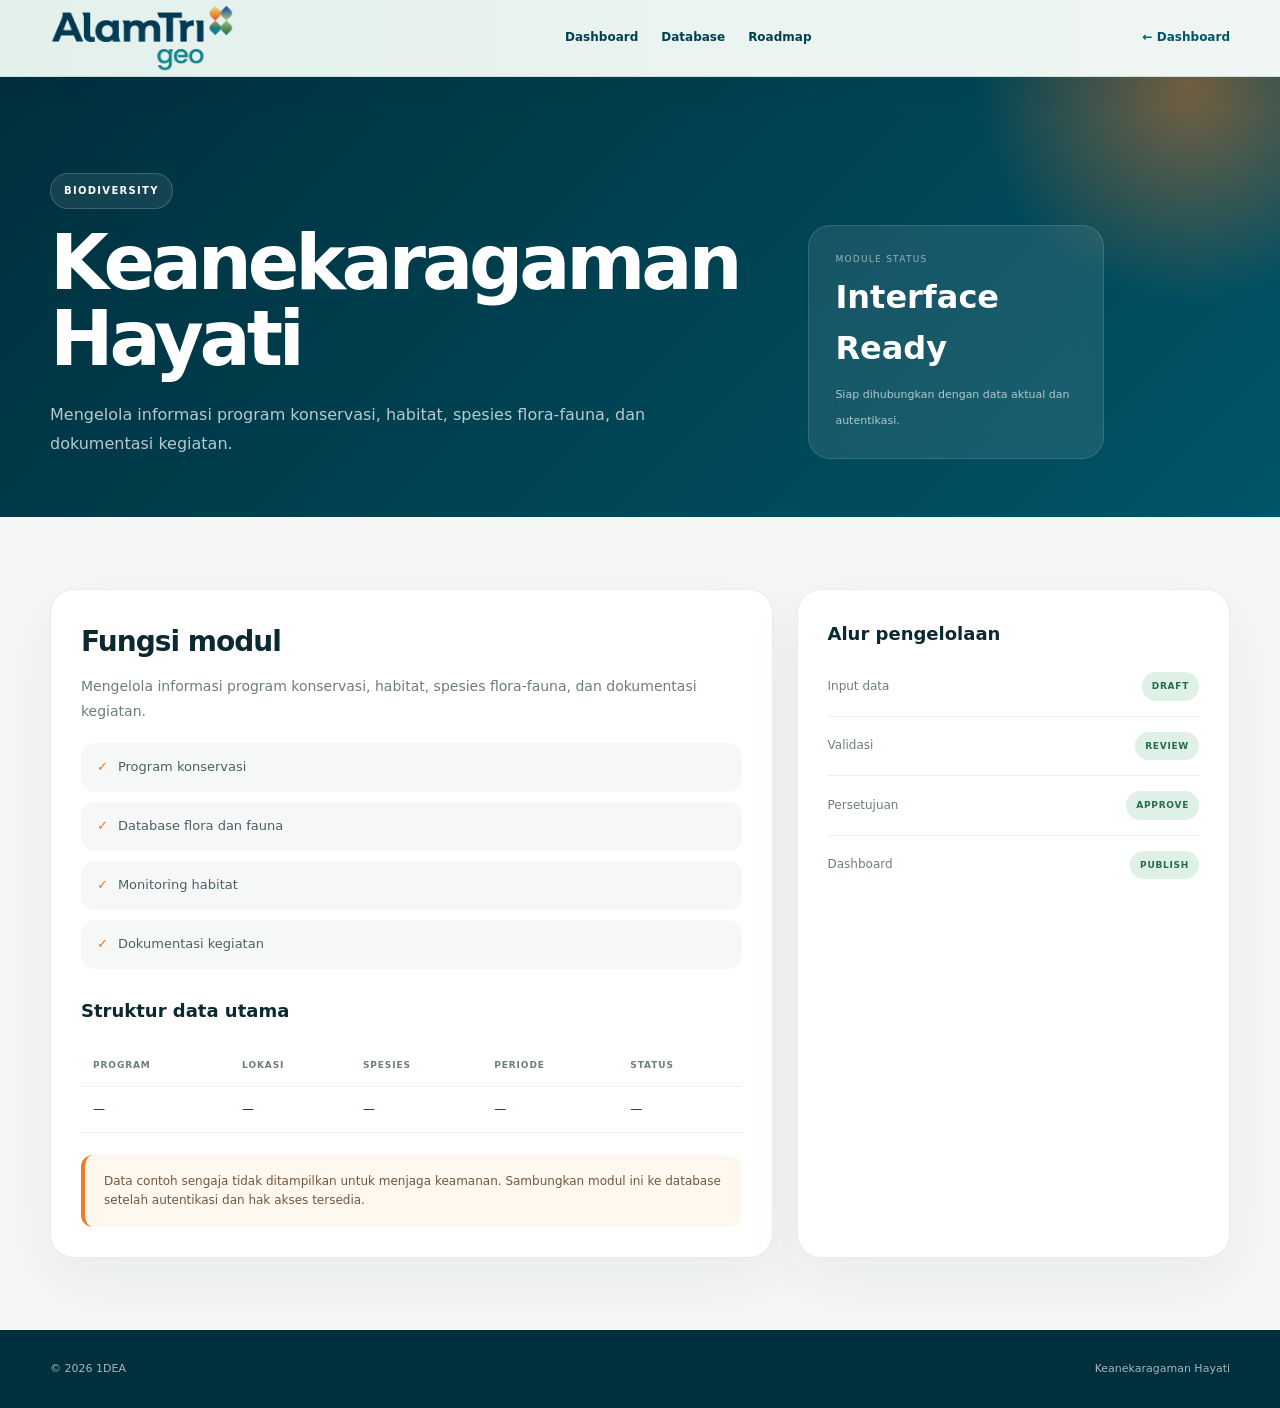
<file: keanekaragaman-hayati.html>
<!DOCTYPE html>
<html lang="id"><head><meta charset="utf-8"/><meta content="width=device-width,initial-scale=1" name="viewport"/><meta content="#003f52" name="theme-color"/><title>Keanekaragaman Hayati — 1DEA</title><link href="../assets/alamtri-geo-mark.png" rel="icon" type="image/png"/><link href="../style.css" rel="stylesheet"/><link href="../subpage.css" rel="stylesheet"/></head><body>
<header class="sub-header"><div class="container sub-nav"><a aria-label="AlamTri Geo — 1DEA" class="brand" href="../index.html"><span class="brand-logo-shell"><img alt="AlamTri Geo" class="brand-logo" decoding="async" height="66" src="../assets/alamtri-geo-logo.png" width="184"/></span></a><nav class="sub-nav-links"><a href="../dashboard.html">Dashboard</a><a href="../database.html">Database</a><a href="../index.html#roadmap">Roadmap</a></nav><a class="sub-back" href="../dashboard.html">← Dashboard</a></div></header>
<main class="sub-main"><section class="sub-hero"><div class="container sub-hero-grid"><div><span class="sub-pill">Biodiversity</span><h1>Keanekaragaman Hayati</h1><p>Mengelola informasi program konservasi, habitat, spesies flora-fauna, dan dokumentasi kegiatan.</p></div><div class="sub-hero-panel"><small>MODULE STATUS</small><strong>Interface Ready</strong><span>Siap dihubungkan dengan data aktual dan autentikasi.</span></div></div></section>
<section class="content-section"><div class="container content-grid"><article class="panel"><h2>Fungsi modul</h2><p>Mengelola informasi program konservasi, habitat, spesies flora-fauna, dan dokumentasi kegiatan.</p><ul class="feature-list"><li>Program konservasi</li><li>Database flora dan fauna</li><li>Monitoring habitat</li><li>Dokumentasi kegiatan</li></ul><h3 style="margin-top:28px">Struktur data utama</h3><table class="data-table"><thead><tr><th>Program</th><th>Lokasi</th><th>Spesies</th><th>Periode</th><th>Status</th></tr></thead><tbody><tr><td>—</td><td>—</td><td>—</td><td>—</td><td>—</td></tr></tbody></table><div class="notice">Data contoh sengaja tidak ditampilkan untuk menjaga keamanan. Sambungkan modul ini ke database setelah autentikasi dan hak akses tersedia.</div></article><aside class="panel"><h3>Alur pengelolaan</h3><div class="status-line"><span>Input data</span><b class="status-badge">Draft</b></div><div class="status-line"><span>Validasi</span><b class="status-badge">Review</b></div><div class="status-line"><span>Persetujuan</span><b class="status-badge">Approve</b></div><div class="status-line"><span>Dashboard</span><b class="status-badge">Publish</b></div></aside></div></section></main><footer class="sub-footer"><div class="container"><span>© 2026 1DEA</span><span>Keanekaragaman Hayati</span></div></footer></body></html>
</file>
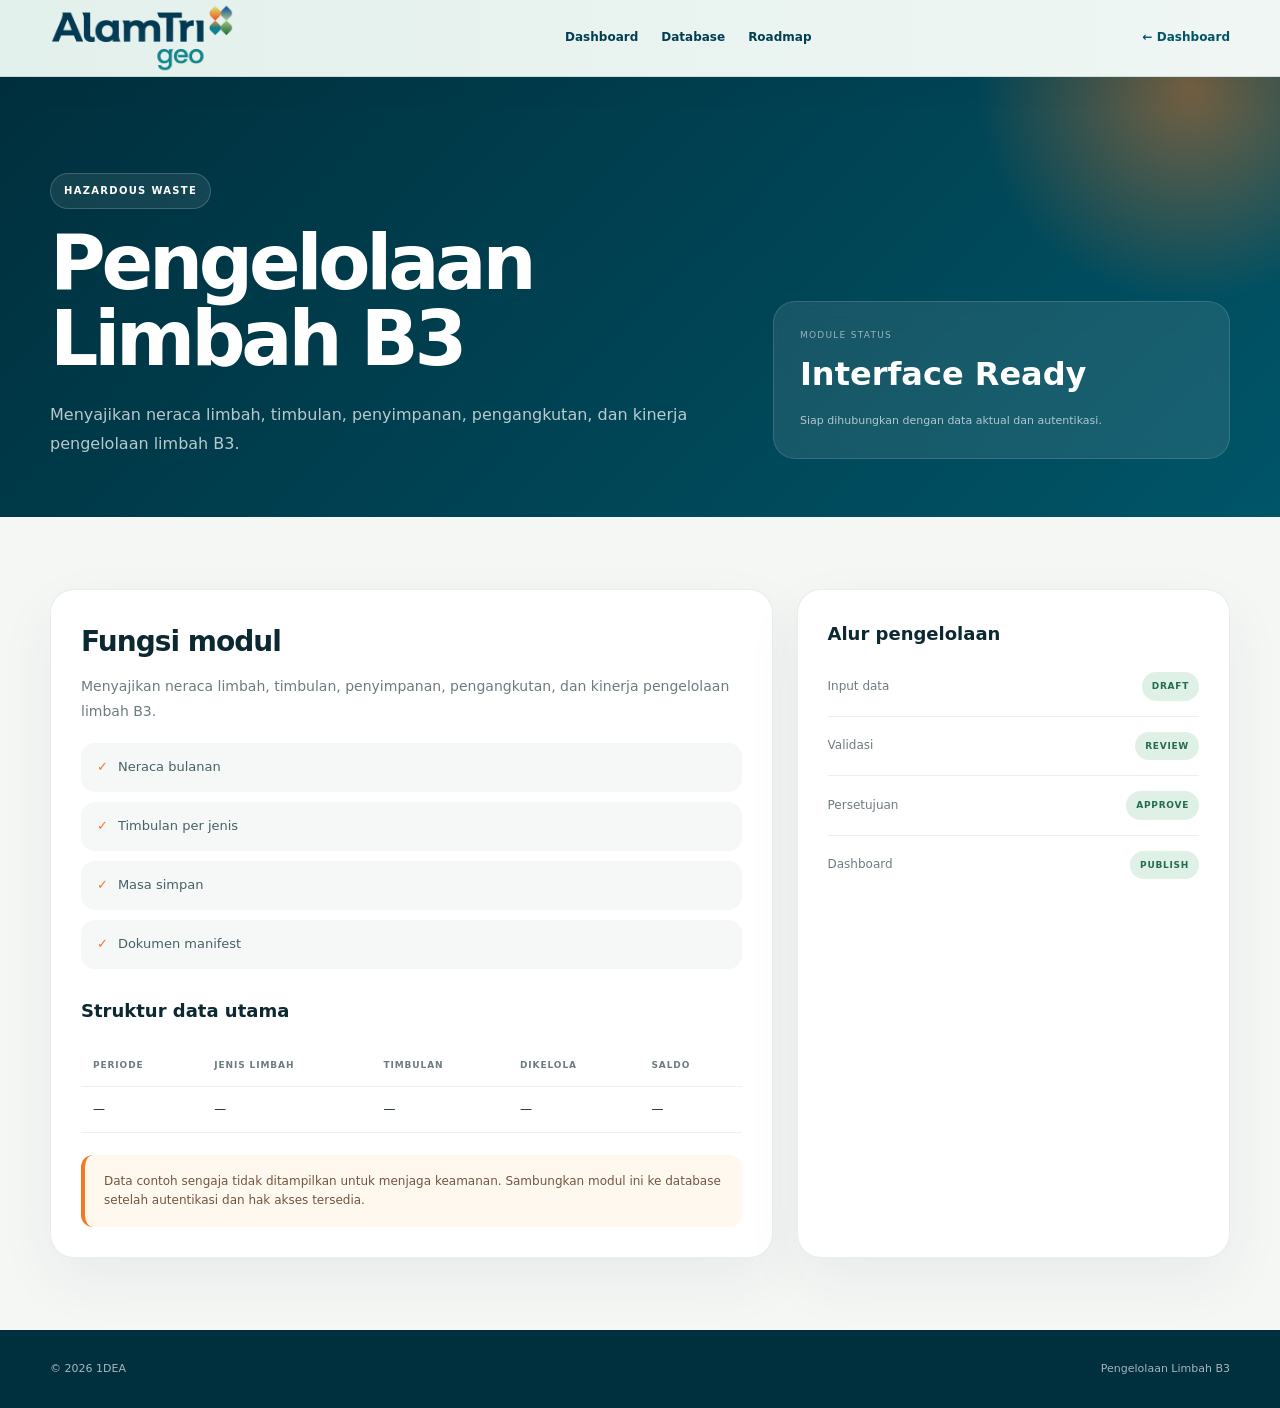
<file: limbah-b3.html>
<!DOCTYPE html>
<html lang="id"><head><meta charset="utf-8"/><meta content="width=device-width,initial-scale=1" name="viewport"/><meta content="#003f52" name="theme-color"/><title>Pengelolaan Limbah B3 — 1DEA</title><link href="../assets/alamtri-geo-mark.png" rel="icon" type="image/png"/><link href="../style.css" rel="stylesheet"/><link href="../subpage.css" rel="stylesheet"/></head><body>
<header class="sub-header"><div class="container sub-nav"><a aria-label="AlamTri Geo — 1DEA" class="brand" href="../index.html"><span class="brand-logo-shell"><img alt="AlamTri Geo" class="brand-logo" decoding="async" height="66" src="../assets/alamtri-geo-logo.png" width="184"/></span></a><nav class="sub-nav-links"><a href="../dashboard.html">Dashboard</a><a href="../database.html">Database</a><a href="../index.html#roadmap">Roadmap</a></nav><a class="sub-back" href="../dashboard.html">← Dashboard</a></div></header>
<main class="sub-main"><section class="sub-hero"><div class="container sub-hero-grid"><div><span class="sub-pill">Hazardous Waste</span><h1>Pengelolaan Limbah B3</h1><p>Menyajikan neraca limbah, timbulan, penyimpanan, pengangkutan, dan kinerja pengelolaan limbah B3.</p></div><div class="sub-hero-panel"><small>MODULE STATUS</small><strong>Interface Ready</strong><span>Siap dihubungkan dengan data aktual dan autentikasi.</span></div></div></section>
<section class="content-section"><div class="container content-grid"><article class="panel"><h2>Fungsi modul</h2><p>Menyajikan neraca limbah, timbulan, penyimpanan, pengangkutan, dan kinerja pengelolaan limbah B3.</p><ul class="feature-list"><li>Neraca bulanan</li><li>Timbulan per jenis</li><li>Masa simpan</li><li>Dokumen manifest</li></ul><h3 style="margin-top:28px">Struktur data utama</h3><table class="data-table"><thead><tr><th>Periode</th><th>Jenis Limbah</th><th>Timbulan</th><th>Dikelola</th><th>Saldo</th></tr></thead><tbody><tr><td>—</td><td>—</td><td>—</td><td>—</td><td>—</td></tr></tbody></table><div class="notice">Data contoh sengaja tidak ditampilkan untuk menjaga keamanan. Sambungkan modul ini ke database setelah autentikasi dan hak akses tersedia.</div></article><aside class="panel"><h3>Alur pengelolaan</h3><div class="status-line"><span>Input data</span><b class="status-badge">Draft</b></div><div class="status-line"><span>Validasi</span><b class="status-badge">Review</b></div><div class="status-line"><span>Persetujuan</span><b class="status-badge">Approve</b></div><div class="status-line"><span>Dashboard</span><b class="status-badge">Publish</b></div></aside></div></section></main><footer class="sub-footer"><div class="container"><span>© 2026 1DEA</span><span>Pengelolaan Limbah B3</span></div></footer></body></html>
</file>
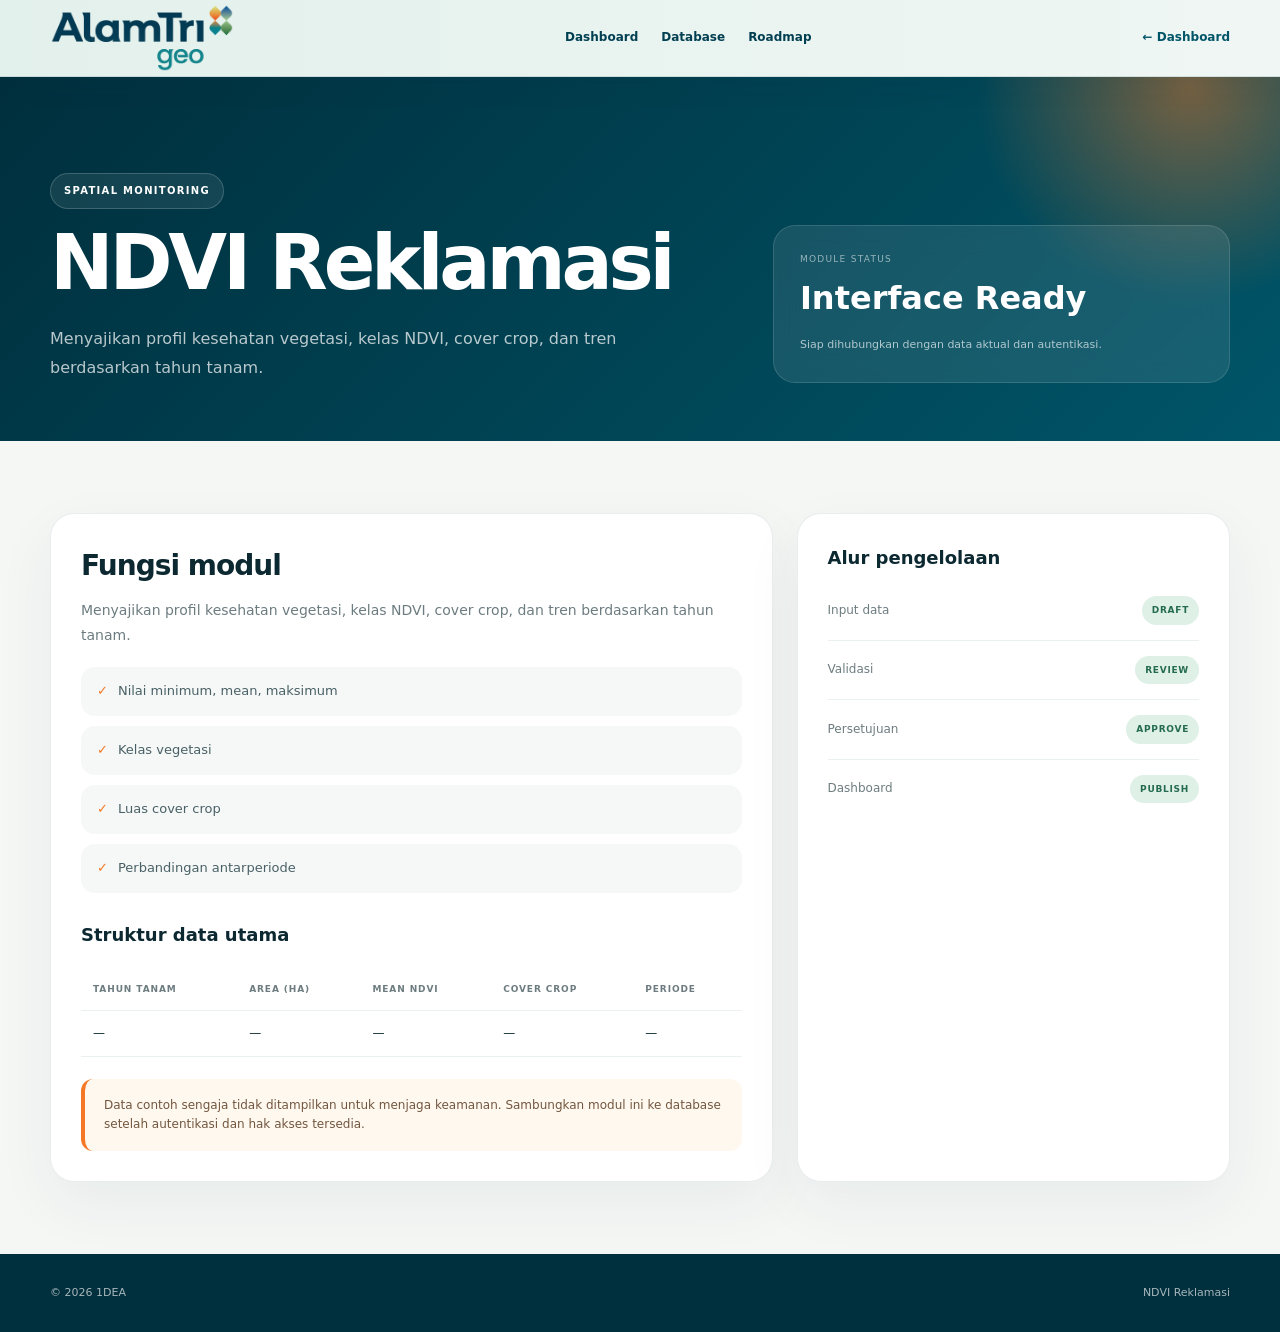
<file: ndvi-reklamasi.html>
<!DOCTYPE html>
<html lang="id"><head><meta charset="utf-8"/><meta content="width=device-width,initial-scale=1" name="viewport"/><meta content="#003f52" name="theme-color"/><title>NDVI Reklamasi — 1DEA</title><link href="../assets/alamtri-geo-mark.png" rel="icon" type="image/png"/><link href="../style.css" rel="stylesheet"/><link href="../subpage.css" rel="stylesheet"/></head><body>
<header class="sub-header"><div class="container sub-nav"><a aria-label="AlamTri Geo — 1DEA" class="brand" href="../index.html"><span class="brand-logo-shell"><img alt="AlamTri Geo" class="brand-logo" decoding="async" height="66" src="../assets/alamtri-geo-logo.png" width="184"/></span></a><nav class="sub-nav-links"><a href="../dashboard.html">Dashboard</a><a href="../database.html">Database</a><a href="../index.html#roadmap">Roadmap</a></nav><a class="sub-back" href="../dashboard.html">← Dashboard</a></div></header>
<main class="sub-main"><section class="sub-hero"><div class="container sub-hero-grid"><div><span class="sub-pill">Spatial Monitoring</span><h1>NDVI Reklamasi</h1><p>Menyajikan profil kesehatan vegetasi, kelas NDVI, cover crop, dan tren berdasarkan tahun tanam.</p></div><div class="sub-hero-panel"><small>MODULE STATUS</small><strong>Interface Ready</strong><span>Siap dihubungkan dengan data aktual dan autentikasi.</span></div></div></section>
<section class="content-section"><div class="container content-grid"><article class="panel"><h2>Fungsi modul</h2><p>Menyajikan profil kesehatan vegetasi, kelas NDVI, cover crop, dan tren berdasarkan tahun tanam.</p><ul class="feature-list"><li>Nilai minimum, mean, maksimum</li><li>Kelas vegetasi</li><li>Luas cover crop</li><li>Perbandingan antarperiode</li></ul><h3 style="margin-top:28px">Struktur data utama</h3><table class="data-table"><thead><tr><th>Tahun Tanam</th><th>Area (Ha)</th><th>Mean NDVI</th><th>Cover Crop</th><th>Periode</th></tr></thead><tbody><tr><td>—</td><td>—</td><td>—</td><td>—</td><td>—</td></tr></tbody></table><div class="notice">Data contoh sengaja tidak ditampilkan untuk menjaga keamanan. Sambungkan modul ini ke database setelah autentikasi dan hak akses tersedia.</div></article><aside class="panel"><h3>Alur pengelolaan</h3><div class="status-line"><span>Input data</span><b class="status-badge">Draft</b></div><div class="status-line"><span>Validasi</span><b class="status-badge">Review</b></div><div class="status-line"><span>Persetujuan</span><b class="status-badge">Approve</b></div><div class="status-line"><span>Dashboard</span><b class="status-badge">Publish</b></div></aside></div></section></main><footer class="sub-footer"><div class="container"><span>© 2026 1DEA</span><span>NDVI Reklamasi</span></div></footer></body></html>
</file>
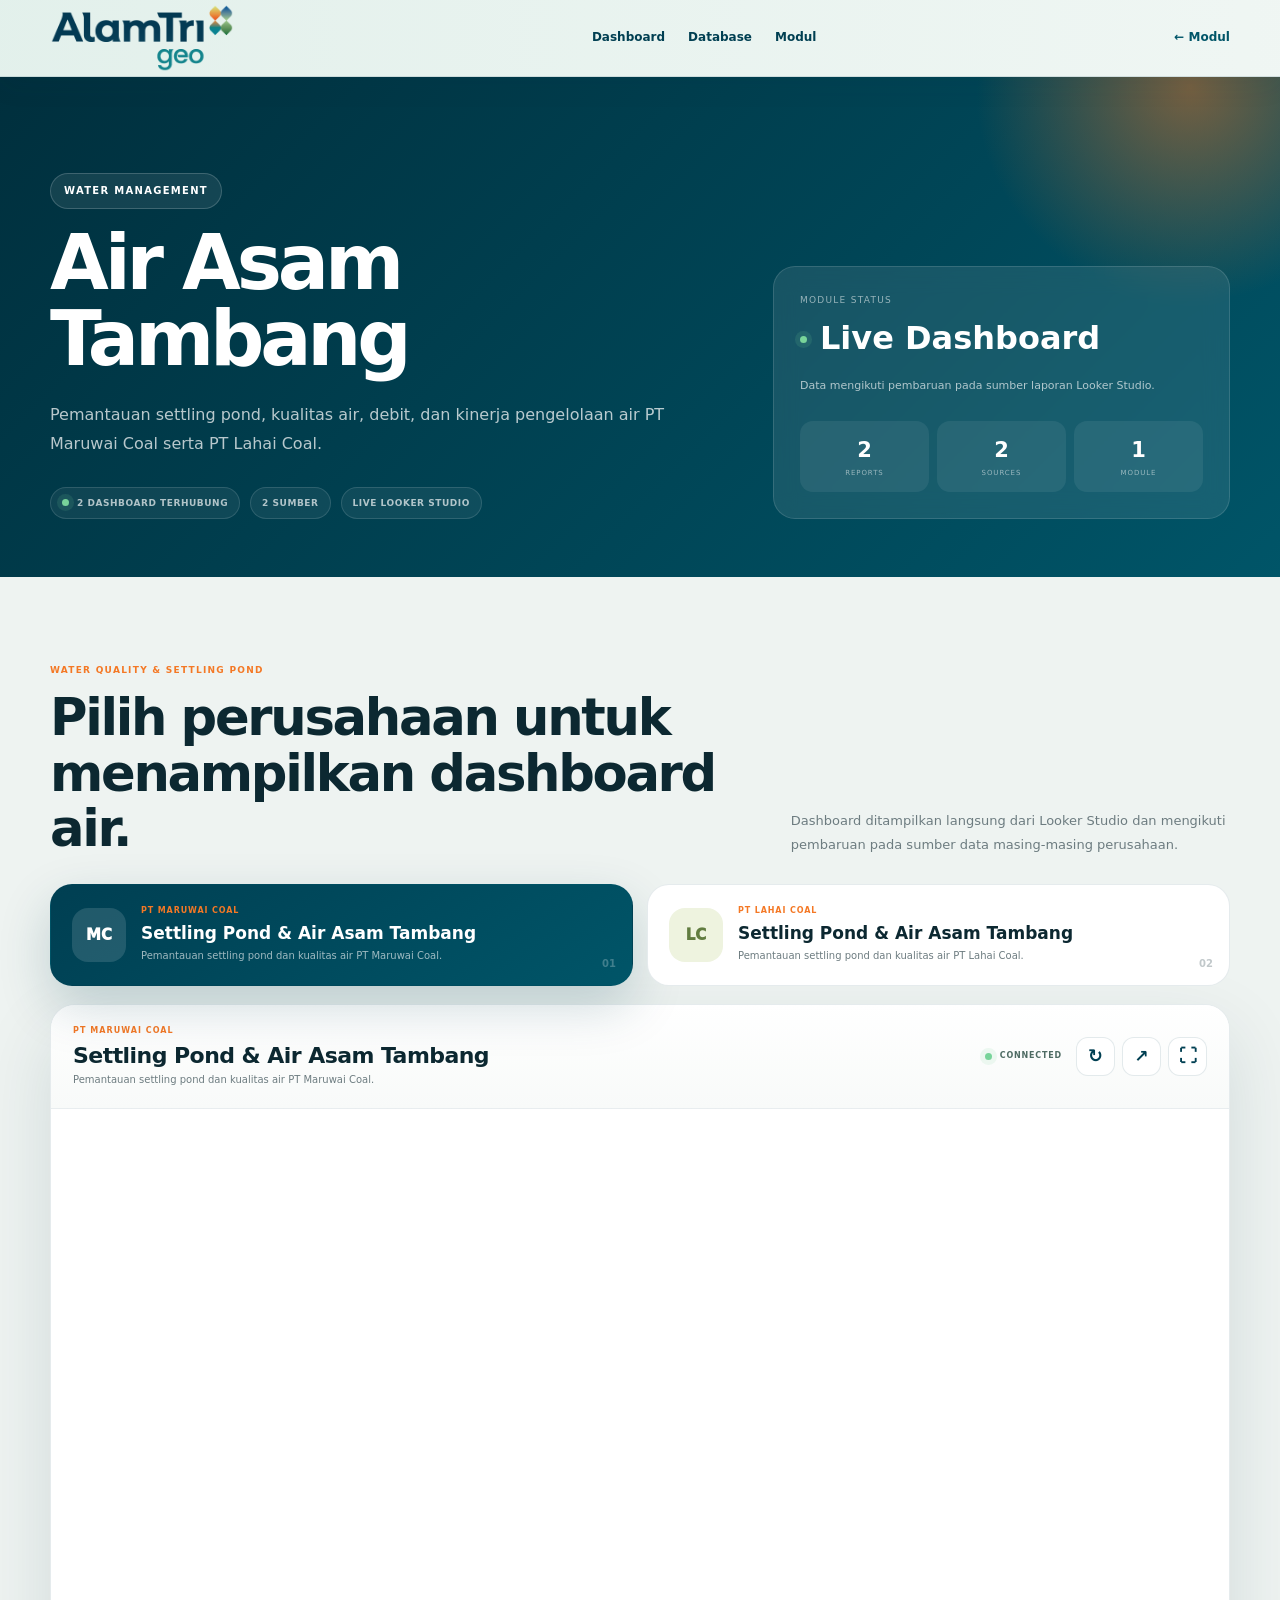
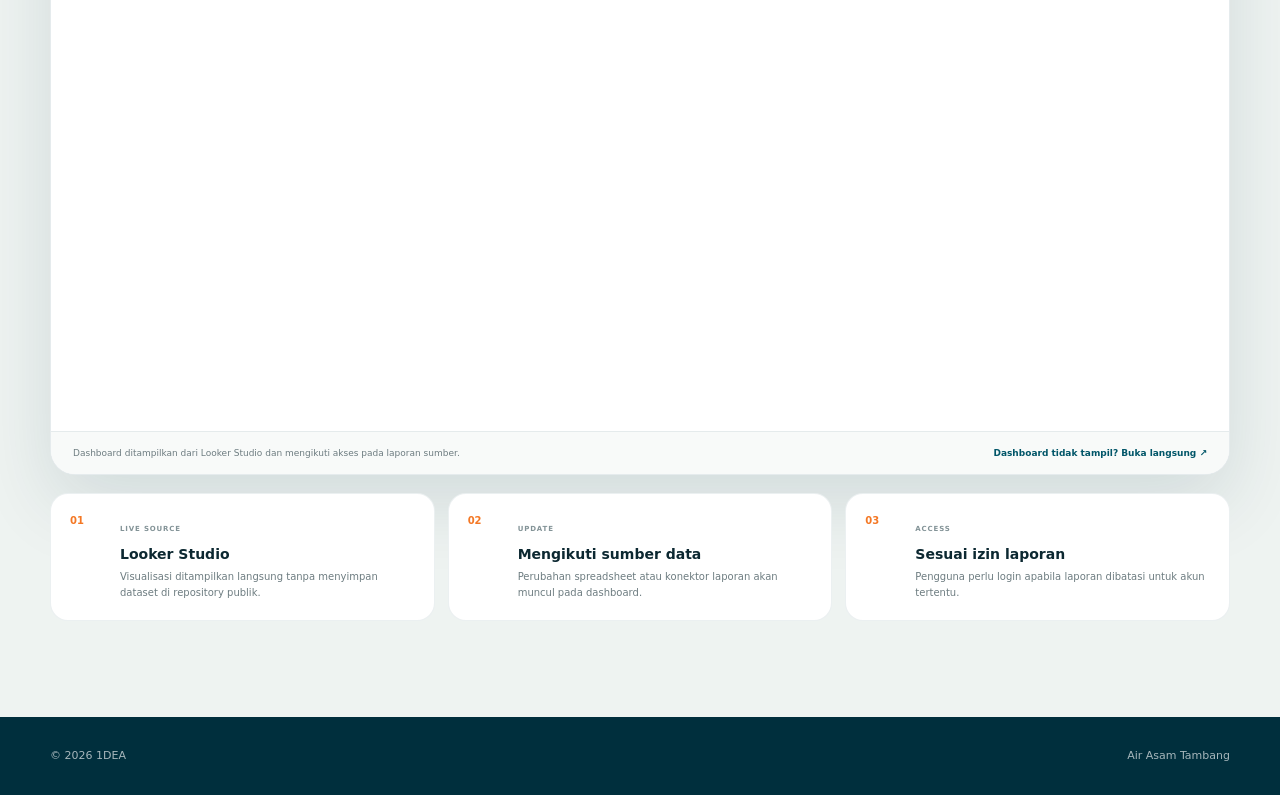
<file: modules/air-asam-tambang.html>
<!DOCTYPE html>
<html lang="id">
<head>
  <meta charset="utf-8" />
  <meta name="viewport" content="width=device-width,initial-scale=1" />
  <meta name="theme-color" content="#003f52" />
  <meta name="description" content="Pemantauan settling pond, kualitas air, debit, dan kinerja pengelolaan air PT Maruwai Coal serta PT Lahai Coal." />
  <title>Air Asam Tambang — 1DEA</title>
  <link rel="icon" href="../assets/alamtri-geo-mark.png" type="image/png" />
  <link rel="stylesheet" href="../style.css?v=20260707-11" />
  <link rel="stylesheet" href="../subpage.css?v=20260707-11" />
</head>
<body>
  <header class="sub-header"><div class="container sub-nav">
    <a class="brand" href="../index.html" aria-label="AlamTri Geo — 1DEA"><span class="brand-logo-shell"><img class="brand-logo" src="../assets/alamtri-geo-logo.png" width="184" height="66" alt="AlamTri Geo" decoding="async" /></span></a>
    <nav class="sub-nav-links"><a href="../dashboard.html">Dashboard</a><a href="../database.html">Database</a><a href="../index.html#modul">Modul</a></nav>
    <a class="sub-back" href="../index.html#modul">← Modul</a>
  </div></header>
  <main class="sub-main module-live-page">
    <section class="sub-hero"><div class="container sub-hero-grid">
      <div><span class="sub-pill">Water Management</span><h1>Air Asam Tambang</h1><p>Pemantauan settling pond, kualitas air, debit, dan kinerja pengelolaan air PT Maruwai Coal serta PT Lahai Coal.</p>
        <div class="hero-status-row"><span><i></i> 2 dashboard terhubung</span><span>2 sumber</span><span>Live Looker Studio</span></div>
      </div>
      <div class="sub-hero-panel live-panel"><small>MODULE STATUS</small><strong><i></i> Live Dashboard</strong><span>Data mengikuti pembaruan pada sumber laporan Looker Studio.</span>
        <div class="live-meta"><div><b>2</b><small>REPORTS</small></div><div><b>2</b><small>SOURCES</small></div><div><b>1</b><small>MODULE</small></div></div>
      </div>
    </div></section>
    <section class="land-live-section"><div class="container">
      <div class="dashboard-intro land-live-intro"><div><span class="dashboard-eyebrow">WATER QUALITY & SETTLING POND</span><h2>Pilih perusahaan untuk menampilkan dashboard air.</h2></div><p>Dashboard ditampilkan langsung dari Looker Studio dan mengikuti pembaruan pada sumber data masing-masing perusahaan.</p></div>
      <div class="land-company-selector report-selector" role="tablist" aria-label="Pilih dashboard laporan"><button class="land-company-card module-report-card active" type="button" role="tab" aria-selected="true"
          data-report="mc" data-company="PT MARUWAI COAL" data-company-name="PT Maruwai Coal"
          data-title="Settling Pond & Air Asam Tambang" data-description="Pemantauan settling pond dan kualitas air PT Maruwai Coal." data-url="https://datastudio.google.com/embed/reporting/7cd14e65-1203-4f05-bd2c-1559be68d1e1/page/p_wdab9zmxud">
          <span class="company-code">MC</span>
          <span><small>PT MARUWAI COAL</small><strong>Settling Pond & Air Asam Tambang</strong><em>Pemantauan settling pond dan kualitas air PT Maruwai Coal.</em></span><b>01</b>
        </button>
<button class="land-company-card module-report-card" type="button" role="tab" aria-selected="false"
          data-report="lc" data-company="PT LAHAI COAL" data-company-name="PT Lahai Coal"
          data-title="Settling Pond & Air Asam Tambang" data-description="Pemantauan settling pond dan kualitas air PT Lahai Coal." data-url="https://datastudio.google.com/embed/reporting/06eb00c8-ef88-4930-95c2-755a7936554f/page/p_wdab9zmxud">
          <span class="company-code lc">LC</span>
          <span><small>PT LAHAI COAL</small><strong>Settling Pond & Air Asam Tambang</strong><em>Pemantauan settling pond dan kualitas air PT Lahai Coal.</em></span><b>02</b>
        </button></div>
      <section class="looker-shell land-looker-shell" id="live-dashboard" aria-live="polite">
        <div class="looker-toolbar"><div class="looker-title-wrap"><span id="moduleReportLabel">PT MARUWAI COAL</span><h3 id="moduleReportTitle">Settling Pond & Air Asam Tambang</h3><p id="moduleReportDescription">Pemantauan settling pond dan kualitas air PT Maruwai Coal.</p></div>
          <div class="looker-actions"><span class="connection-state"><i></i> Connected</span><button class="toolbar-button" id="moduleRefresh" type="button" title="Muat ulang dashboard" aria-label="Muat ulang dashboard">↻</button><a class="toolbar-button open-report" id="moduleOpenReport" href="https://datastudio.google.com/embed/reporting/7cd14e65-1203-4f05-bd2c-1559be68d1e1/page/p_wdab9zmxud" target="_blank" rel="noopener" title="Buka laporan di tab baru" aria-label="Buka laporan di tab baru">↗</a><button class="toolbar-button" id="moduleFullscreen" type="button" title="Layar penuh" aria-label="Layar penuh">⛶</button></div>
        </div>
        <div class="looker-stage" id="moduleLookerStage"><div class="looker-loader" id="moduleLoader"><span class="loader-mark"><i></i><i></i><i></i></span><strong>Memuat dashboard</strong><small id="moduleLoaderText">PT Maruwai Coal</small></div>
          <iframe id="moduleReportFrame" title="Settling Pond & Air Asam Tambang — PT Maruwai Coal" src="https://datastudio.google.com/embed/reporting/7cd14e65-1203-4f05-bd2c-1559be68d1e1/page/p_wdab9zmxud" loading="eager" allowfullscreen referrerpolicy="strict-origin-when-cross-origin"></iframe>
        </div>
        <div class="looker-footer"><p>Dashboard ditampilkan dari Looker Studio dan mengikuti akses pada laporan sumber.</p><a id="moduleFallbackLink" href="https://datastudio.google.com/embed/reporting/7cd14e65-1203-4f05-bd2c-1559be68d1e1/page/p_wdab9zmxud" target="_blank" rel="noopener">Dashboard tidak tampil? Buka langsung ↗</a></div>
      </section>
      <div class="dashboard-information land-information">
        <article><span>01</span><div><small>LIVE SOURCE</small><h3>Looker Studio</h3><p>Visualisasi ditampilkan langsung tanpa menyimpan dataset di repository publik.</p></div></article>
        <article><span>02</span><div><small>UPDATE</small><h3>Mengikuti sumber data</h3><p>Perubahan spreadsheet atau konektor laporan akan muncul pada dashboard.</p></div></article>
        <article><span>03</span><div><small>ACCESS</small><h3>Sesuai izin laporan</h3><p>Pengguna perlu login apabila laporan dibatasi untuk akun tertentu.</p></div></article>
      </div>
    </div></section>
  </main>
  <footer class="sub-footer"><div class="container"><span>© 2026 1DEA</span><span>Air Asam Tambang</span></div></footer>
  <script src="../module-live.js?v=20260707-1"></script>
</body>
</html>
</file>
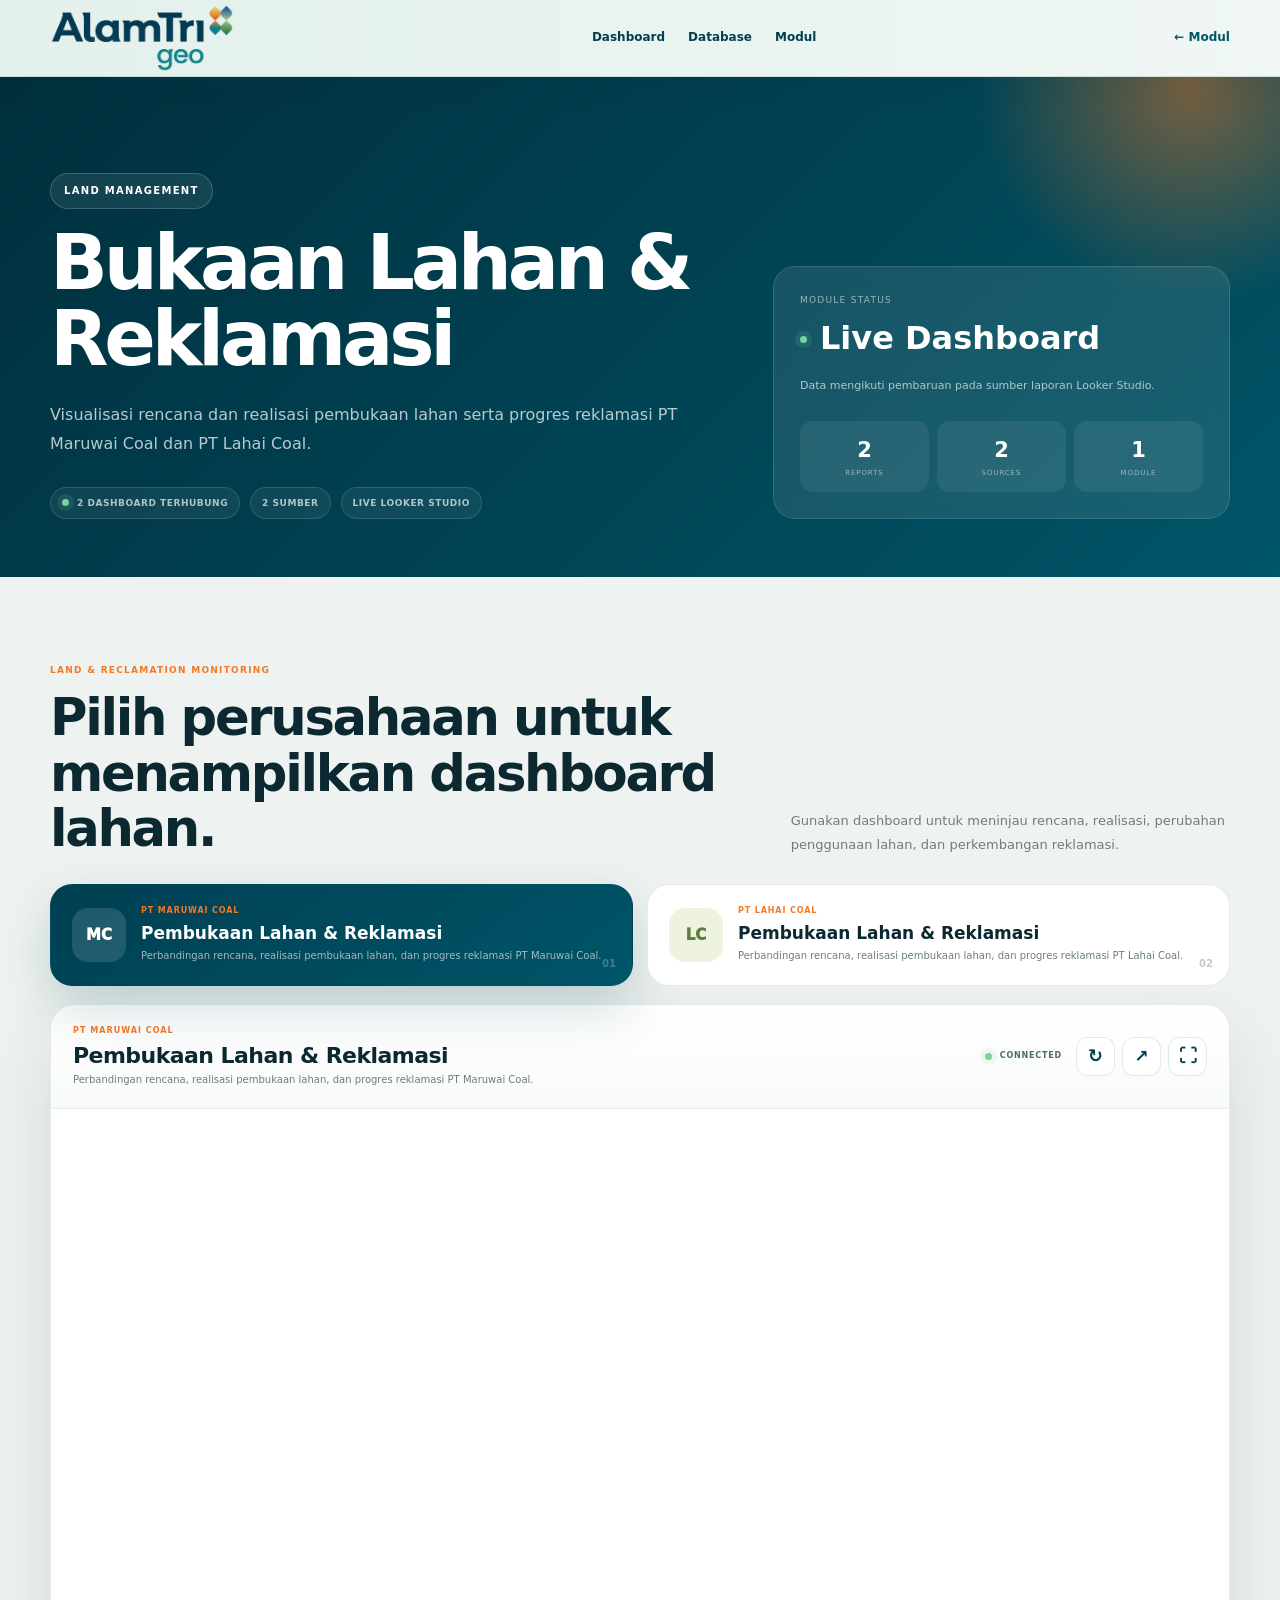
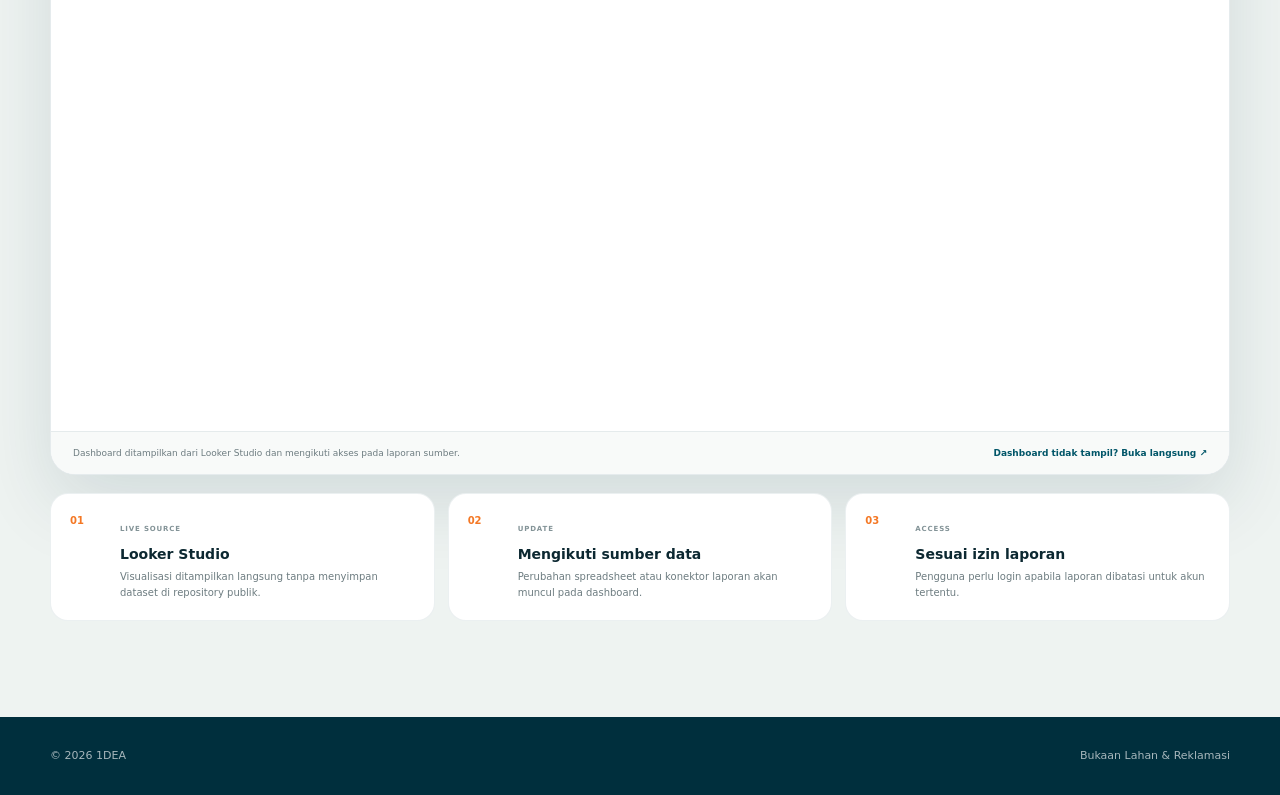
<file: modules/bukaan-lahan-reklamasi.html>
<!DOCTYPE html>
<html lang="id">
<head>
  <meta charset="utf-8" />
  <meta name="viewport" content="width=device-width,initial-scale=1" />
  <meta name="theme-color" content="#003f52" />
  <meta name="description" content="Visualisasi rencana dan realisasi pembukaan lahan serta progres reklamasi PT Maruwai Coal dan PT Lahai Coal." />
  <title>Bukaan Lahan & Reklamasi — 1DEA</title>
  <link rel="icon" href="../assets/alamtri-geo-mark.png" type="image/png" />
  <link rel="stylesheet" href="../style.css?v=20260707-11" />
  <link rel="stylesheet" href="../subpage.css?v=20260707-11" />
</head>
<body>
  <header class="sub-header"><div class="container sub-nav">
    <a class="brand" href="../index.html" aria-label="AlamTri Geo — 1DEA"><span class="brand-logo-shell"><img class="brand-logo" src="../assets/alamtri-geo-logo.png" width="184" height="66" alt="AlamTri Geo" decoding="async" /></span></a>
    <nav class="sub-nav-links"><a href="../dashboard.html">Dashboard</a><a href="../database.html">Database</a><a href="../index.html#modul">Modul</a></nav>
    <a class="sub-back" href="../index.html#modul">← Modul</a>
  </div></header>
  <main class="sub-main module-live-page">
    <section class="sub-hero"><div class="container sub-hero-grid">
      <div><span class="sub-pill">Land Management</span><h1>Bukaan Lahan & Reklamasi</h1><p>Visualisasi rencana dan realisasi pembukaan lahan serta progres reklamasi PT Maruwai Coal dan PT Lahai Coal.</p>
        <div class="hero-status-row"><span><i></i> 2 dashboard terhubung</span><span>2 sumber</span><span>Live Looker Studio</span></div>
      </div>
      <div class="sub-hero-panel live-panel"><small>MODULE STATUS</small><strong><i></i> Live Dashboard</strong><span>Data mengikuti pembaruan pada sumber laporan Looker Studio.</span>
        <div class="live-meta"><div><b>2</b><small>REPORTS</small></div><div><b>2</b><small>SOURCES</small></div><div><b>1</b><small>MODULE</small></div></div>
      </div>
    </div></section>
    <section class="land-live-section"><div class="container">
      <div class="dashboard-intro land-live-intro"><div><span class="dashboard-eyebrow">LAND & RECLAMATION MONITORING</span><h2>Pilih perusahaan untuk menampilkan dashboard lahan.</h2></div><p>Gunakan dashboard untuk meninjau rencana, realisasi, perubahan penggunaan lahan, dan perkembangan reklamasi.</p></div>
      <div class="land-company-selector report-selector" role="tablist" aria-label="Pilih dashboard laporan"><button class="land-company-card module-report-card active" type="button" role="tab" aria-selected="true"
          data-report="mc" data-company="PT MARUWAI COAL" data-company-name="PT Maruwai Coal"
          data-title="Pembukaan Lahan & Reklamasi" data-description="Perbandingan rencana, realisasi pembukaan lahan, dan progres reklamasi PT Maruwai Coal." data-url="https://datastudio.google.com/embed/reporting/6b88573f-2e10-45a1-b1bf-842a8e8700db/page/SnbUF">
          <span class="company-code">MC</span>
          <span><small>PT MARUWAI COAL</small><strong>Pembukaan Lahan & Reklamasi</strong><em>Perbandingan rencana, realisasi pembukaan lahan, dan progres reklamasi PT Maruwai Coal.</em></span><b>01</b>
        </button>
<button class="land-company-card module-report-card" type="button" role="tab" aria-selected="false"
          data-report="lc" data-company="PT LAHAI COAL" data-company-name="PT Lahai Coal"
          data-title="Pembukaan Lahan & Reklamasi" data-description="Perbandingan rencana, realisasi pembukaan lahan, dan progres reklamasi PT Lahai Coal." data-url="https://datastudio.google.com/embed/reporting/7242b049-d985-4125-b48c-711ded9a631c/page/SnbUF">
          <span class="company-code lc">LC</span>
          <span><small>PT LAHAI COAL</small><strong>Pembukaan Lahan & Reklamasi</strong><em>Perbandingan rencana, realisasi pembukaan lahan, dan progres reklamasi PT Lahai Coal.</em></span><b>02</b>
        </button></div>
      <section class="looker-shell land-looker-shell" id="live-dashboard" aria-live="polite">
        <div class="looker-toolbar"><div class="looker-title-wrap"><span id="moduleReportLabel">PT MARUWAI COAL</span><h3 id="moduleReportTitle">Pembukaan Lahan & Reklamasi</h3><p id="moduleReportDescription">Perbandingan rencana, realisasi pembukaan lahan, dan progres reklamasi PT Maruwai Coal.</p></div>
          <div class="looker-actions"><span class="connection-state"><i></i> Connected</span><button class="toolbar-button" id="moduleRefresh" type="button" title="Muat ulang dashboard" aria-label="Muat ulang dashboard">↻</button><a class="toolbar-button open-report" id="moduleOpenReport" href="https://datastudio.google.com/embed/reporting/6b88573f-2e10-45a1-b1bf-842a8e8700db/page/SnbUF" target="_blank" rel="noopener" title="Buka laporan di tab baru" aria-label="Buka laporan di tab baru">↗</a><button class="toolbar-button" id="moduleFullscreen" type="button" title="Layar penuh" aria-label="Layar penuh">⛶</button></div>
        </div>
        <div class="looker-stage" id="moduleLookerStage"><div class="looker-loader" id="moduleLoader"><span class="loader-mark"><i></i><i></i><i></i></span><strong>Memuat dashboard</strong><small id="moduleLoaderText">PT Maruwai Coal</small></div>
          <iframe id="moduleReportFrame" title="Pembukaan Lahan & Reklamasi — PT Maruwai Coal" src="https://datastudio.google.com/embed/reporting/6b88573f-2e10-45a1-b1bf-842a8e8700db/page/SnbUF" loading="eager" allowfullscreen referrerpolicy="strict-origin-when-cross-origin"></iframe>
        </div>
        <div class="looker-footer"><p>Dashboard ditampilkan dari Looker Studio dan mengikuti akses pada laporan sumber.</p><a id="moduleFallbackLink" href="https://datastudio.google.com/embed/reporting/6b88573f-2e10-45a1-b1bf-842a8e8700db/page/SnbUF" target="_blank" rel="noopener">Dashboard tidak tampil? Buka langsung ↗</a></div>
      </section>
      <div class="dashboard-information land-information">
        <article><span>01</span><div><small>LIVE SOURCE</small><h3>Looker Studio</h3><p>Visualisasi ditampilkan langsung tanpa menyimpan dataset di repository publik.</p></div></article>
        <article><span>02</span><div><small>UPDATE</small><h3>Mengikuti sumber data</h3><p>Perubahan spreadsheet atau konektor laporan akan muncul pada dashboard.</p></div></article>
        <article><span>03</span><div><small>ACCESS</small><h3>Sesuai izin laporan</h3><p>Pengguna perlu login apabila laporan dibatasi untuk akun tertentu.</p></div></article>
      </div>
    </div></section>
  </main>
  <footer class="sub-footer"><div class="container"><span>© 2026 1DEA</span><span>Bukaan Lahan & Reklamasi</span></div></footer>
  <script src="../module-live.js?v=20260707-1"></script>
</body>
</html>
</file>
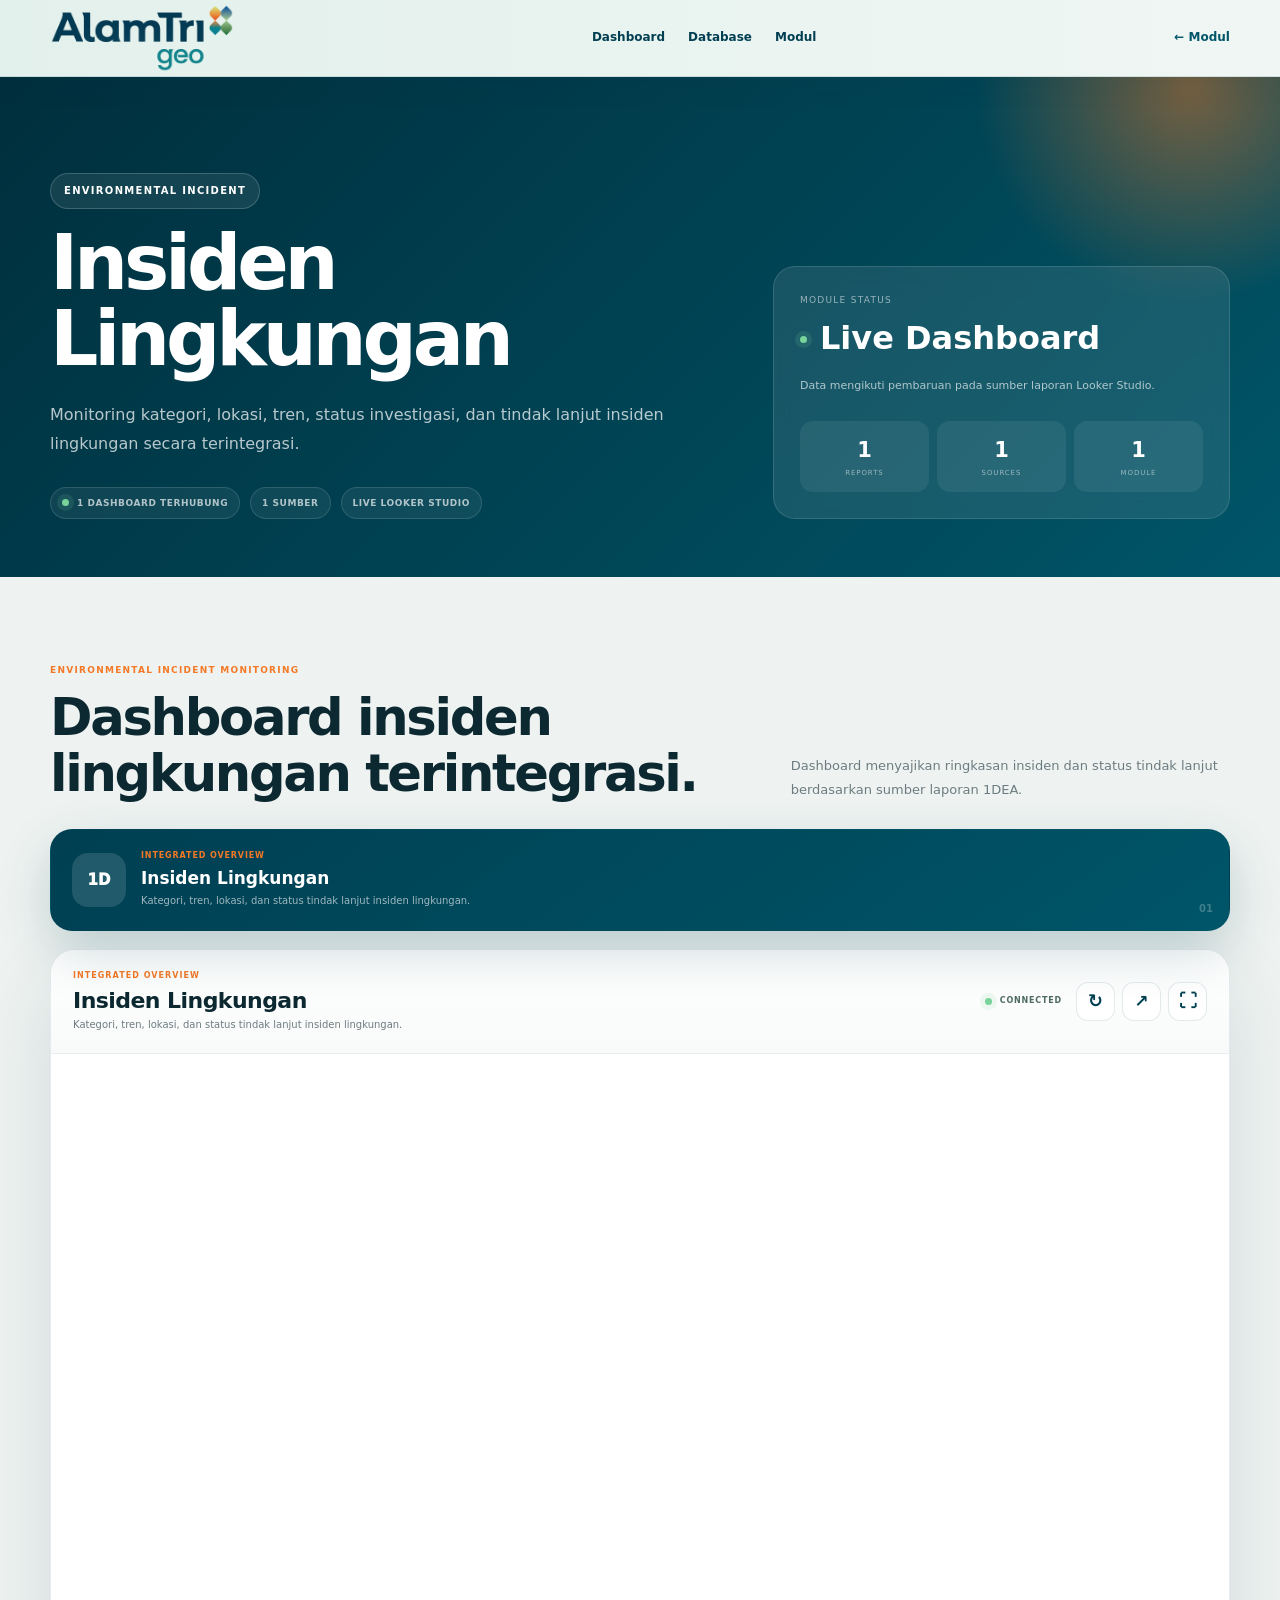
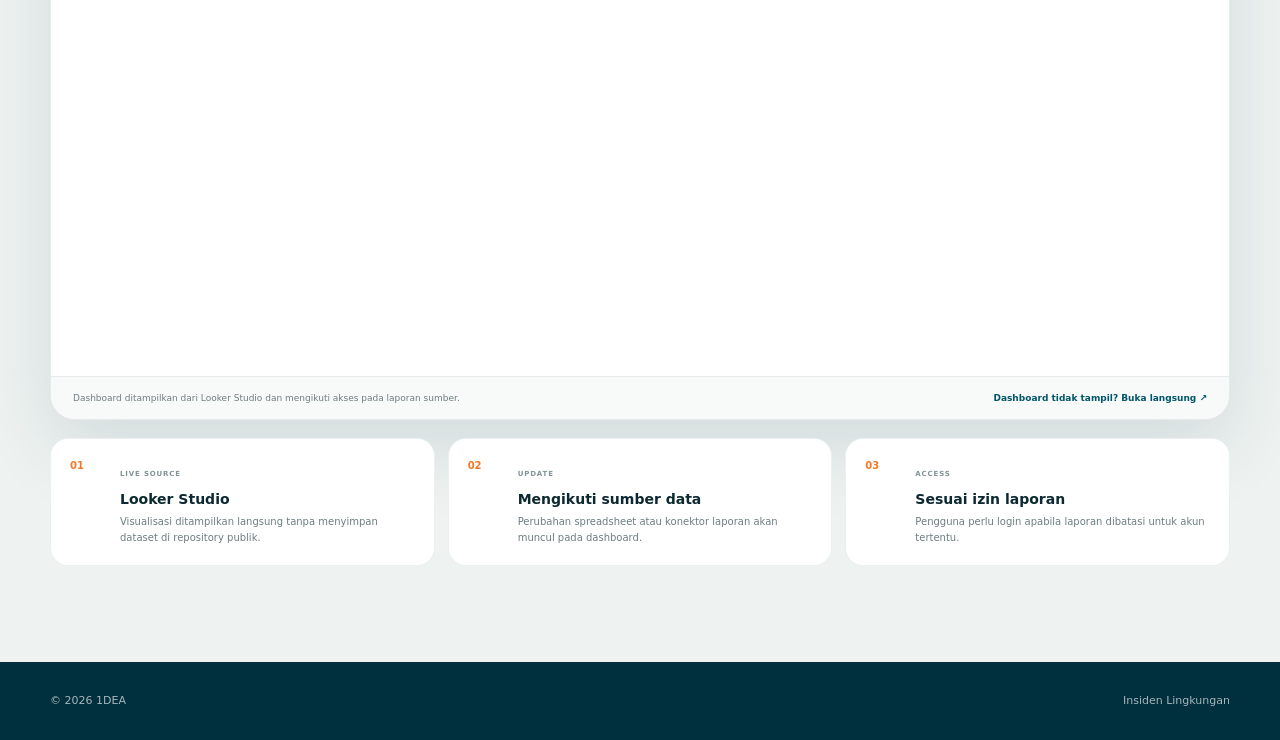
<file: modules/insiden-lingkungan.html>
<!DOCTYPE html>
<html lang="id">
<head>
  <meta charset="utf-8" />
  <meta name="viewport" content="width=device-width,initial-scale=1" />
  <meta name="theme-color" content="#003f52" />
  <meta name="description" content="Monitoring kategori, lokasi, tren, status investigasi, dan tindak lanjut insiden lingkungan secara terintegrasi." />
  <title>Insiden Lingkungan — 1DEA</title>
  <link rel="icon" href="../assets/alamtri-geo-mark.png" type="image/png" />
  <link rel="stylesheet" href="../style.css?v=20260707-11" />
  <link rel="stylesheet" href="../subpage.css?v=20260707-11" />
</head>
<body>
  <header class="sub-header"><div class="container sub-nav">
    <a class="brand" href="../index.html" aria-label="AlamTri Geo — 1DEA"><span class="brand-logo-shell"><img class="brand-logo" src="../assets/alamtri-geo-logo.png" width="184" height="66" alt="AlamTri Geo" decoding="async" /></span></a>
    <nav class="sub-nav-links"><a href="../dashboard.html">Dashboard</a><a href="../database.html">Database</a><a href="../index.html#modul">Modul</a></nav>
    <a class="sub-back" href="../index.html#modul">← Modul</a>
  </div></header>
  <main class="sub-main module-live-page">
    <section class="sub-hero"><div class="container sub-hero-grid">
      <div><span class="sub-pill">Environmental Incident</span><h1>Insiden Lingkungan</h1><p>Monitoring kategori, lokasi, tren, status investigasi, dan tindak lanjut insiden lingkungan secara terintegrasi.</p>
        <div class="hero-status-row"><span><i></i> 1 dashboard terhubung</span><span>1 sumber</span><span>Live Looker Studio</span></div>
      </div>
      <div class="sub-hero-panel live-panel"><small>MODULE STATUS</small><strong><i></i> Live Dashboard</strong><span>Data mengikuti pembaruan pada sumber laporan Looker Studio.</span>
        <div class="live-meta"><div><b>1</b><small>REPORTS</small></div><div><b>1</b><small>SOURCES</small></div><div><b>1</b><small>MODULE</small></div></div>
      </div>
    </div></section>
    <section class="land-live-section"><div class="container">
      <div class="dashboard-intro land-live-intro"><div><span class="dashboard-eyebrow">ENVIRONMENTAL INCIDENT MONITORING</span><h2>Dashboard insiden lingkungan terintegrasi.</h2></div><p>Dashboard menyajikan ringkasan insiden dan status tindak lanjut berdasarkan sumber laporan 1DEA.</p></div>
      <div class="land-company-selector report-selector single" role="tablist" aria-label="Pilih dashboard laporan"><button class="land-company-card module-report-card active" type="button" role="tab" aria-selected="true"
          data-report="integrated" data-company="INTEGRATED OVERVIEW" data-company-name="1DEA Integrated"
          data-title="Insiden Lingkungan" data-description="Kategori, tren, lokasi, dan status tindak lanjut insiden lingkungan." data-url="https://datastudio.google.com/embed/reporting/7cecc486-ae8b-4942-822c-1c7d6e2043d5/page/wOQsF">
          <span class="company-code">1D</span>
          <span><small>INTEGRATED OVERVIEW</small><strong>Insiden Lingkungan</strong><em>Kategori, tren, lokasi, dan status tindak lanjut insiden lingkungan.</em></span><b>01</b>
        </button></div>
      <section class="looker-shell land-looker-shell" id="live-dashboard" aria-live="polite">
        <div class="looker-toolbar"><div class="looker-title-wrap"><span id="moduleReportLabel">INTEGRATED OVERVIEW</span><h3 id="moduleReportTitle">Insiden Lingkungan</h3><p id="moduleReportDescription">Kategori, tren, lokasi, dan status tindak lanjut insiden lingkungan.</p></div>
          <div class="looker-actions"><span class="connection-state"><i></i> Connected</span><button class="toolbar-button" id="moduleRefresh" type="button" title="Muat ulang dashboard" aria-label="Muat ulang dashboard">↻</button><a class="toolbar-button open-report" id="moduleOpenReport" href="https://datastudio.google.com/embed/reporting/7cecc486-ae8b-4942-822c-1c7d6e2043d5/page/wOQsF" target="_blank" rel="noopener" title="Buka laporan di tab baru" aria-label="Buka laporan di tab baru">↗</a><button class="toolbar-button" id="moduleFullscreen" type="button" title="Layar penuh" aria-label="Layar penuh">⛶</button></div>
        </div>
        <div class="looker-stage" id="moduleLookerStage"><div class="looker-loader" id="moduleLoader"><span class="loader-mark"><i></i><i></i><i></i></span><strong>Memuat dashboard</strong><small id="moduleLoaderText">1DEA Integrated</small></div>
          <iframe id="moduleReportFrame" title="Insiden Lingkungan — 1DEA Integrated" src="https://datastudio.google.com/embed/reporting/7cecc486-ae8b-4942-822c-1c7d6e2043d5/page/wOQsF" loading="eager" allowfullscreen referrerpolicy="strict-origin-when-cross-origin"></iframe>
        </div>
        <div class="looker-footer"><p>Dashboard ditampilkan dari Looker Studio dan mengikuti akses pada laporan sumber.</p><a id="moduleFallbackLink" href="https://datastudio.google.com/embed/reporting/7cecc486-ae8b-4942-822c-1c7d6e2043d5/page/wOQsF" target="_blank" rel="noopener">Dashboard tidak tampil? Buka langsung ↗</a></div>
      </section>
      <div class="dashboard-information land-information">
        <article><span>01</span><div><small>LIVE SOURCE</small><h3>Looker Studio</h3><p>Visualisasi ditampilkan langsung tanpa menyimpan dataset di repository publik.</p></div></article>
        <article><span>02</span><div><small>UPDATE</small><h3>Mengikuti sumber data</h3><p>Perubahan spreadsheet atau konektor laporan akan muncul pada dashboard.</p></div></article>
        <article><span>03</span><div><small>ACCESS</small><h3>Sesuai izin laporan</h3><p>Pengguna perlu login apabila laporan dibatasi untuk akun tertentu.</p></div></article>
      </div>
    </div></section>
  </main>
  <footer class="sub-footer"><div class="container"><span>© 2026 1DEA</span><span>Insiden Lingkungan</span></div></footer>
  <script src="../module-live.js?v=20260707-1"></script>
</body>
</html>
</file>
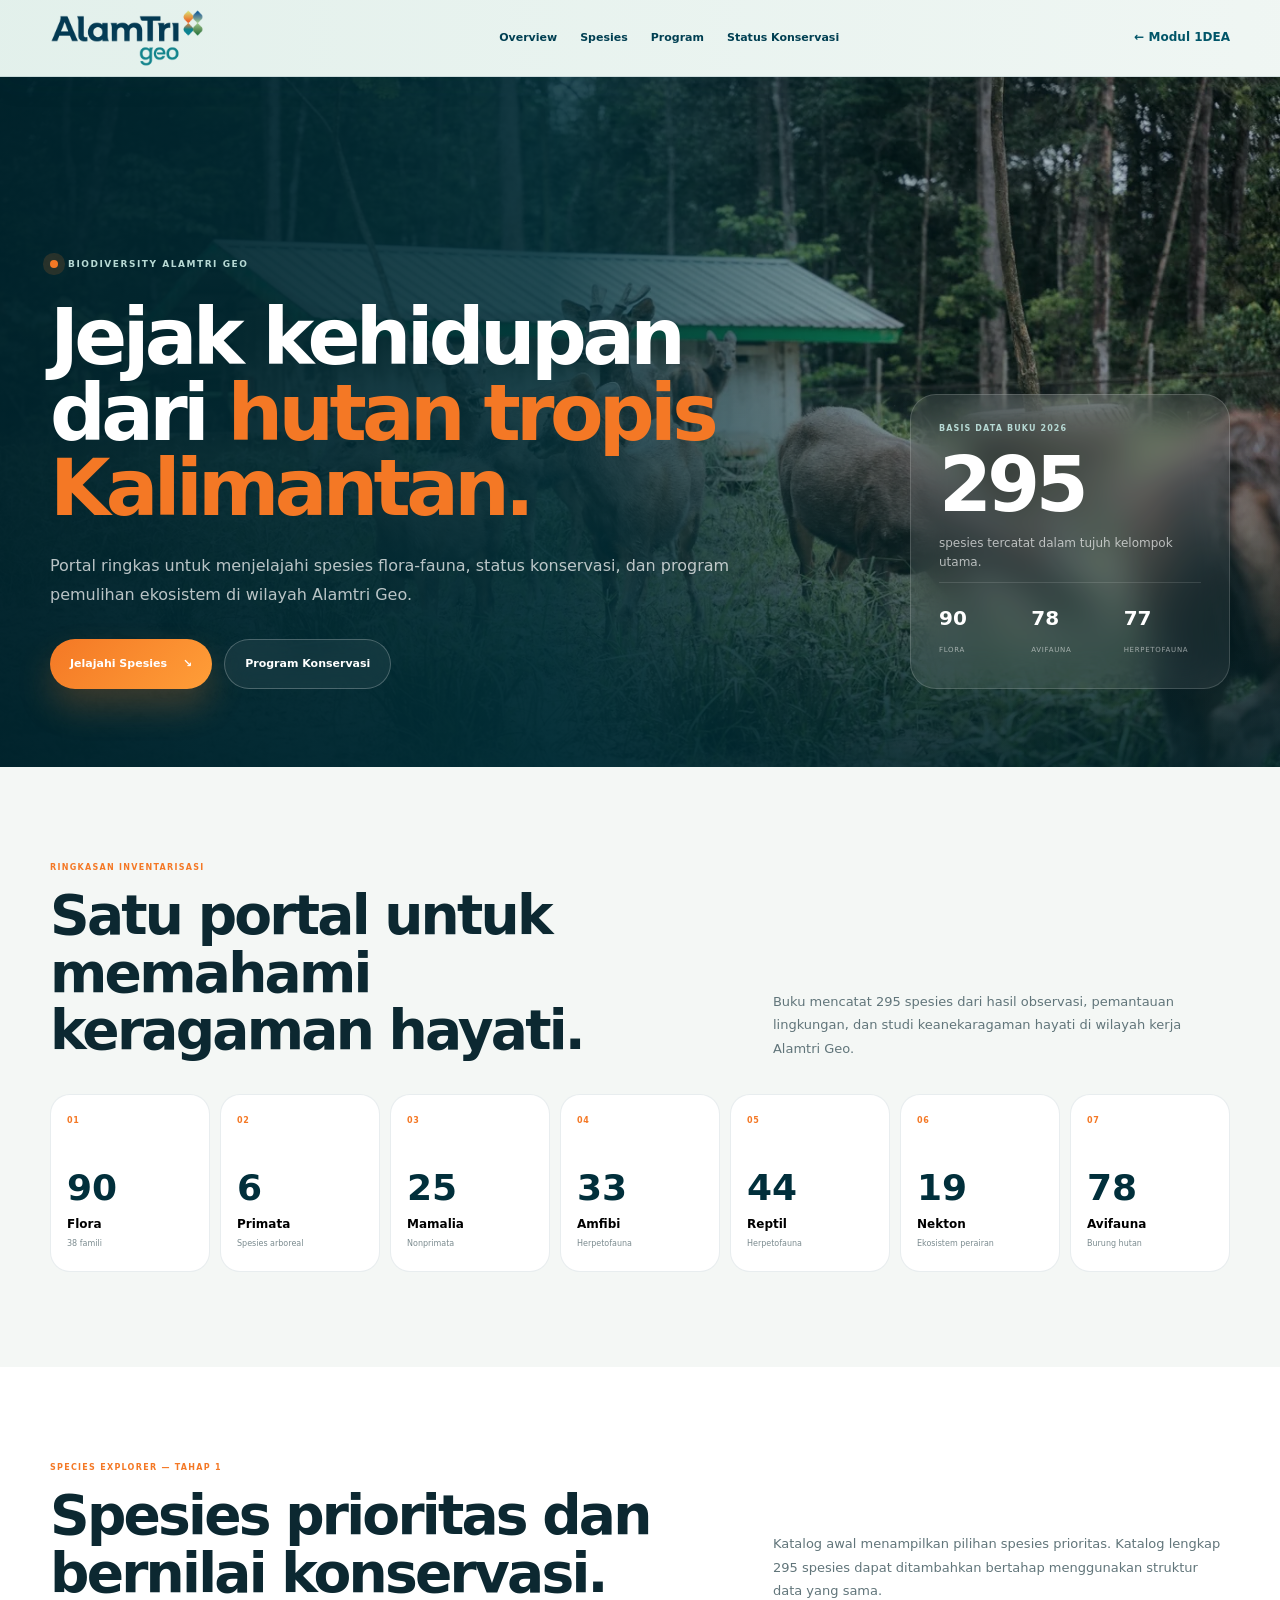
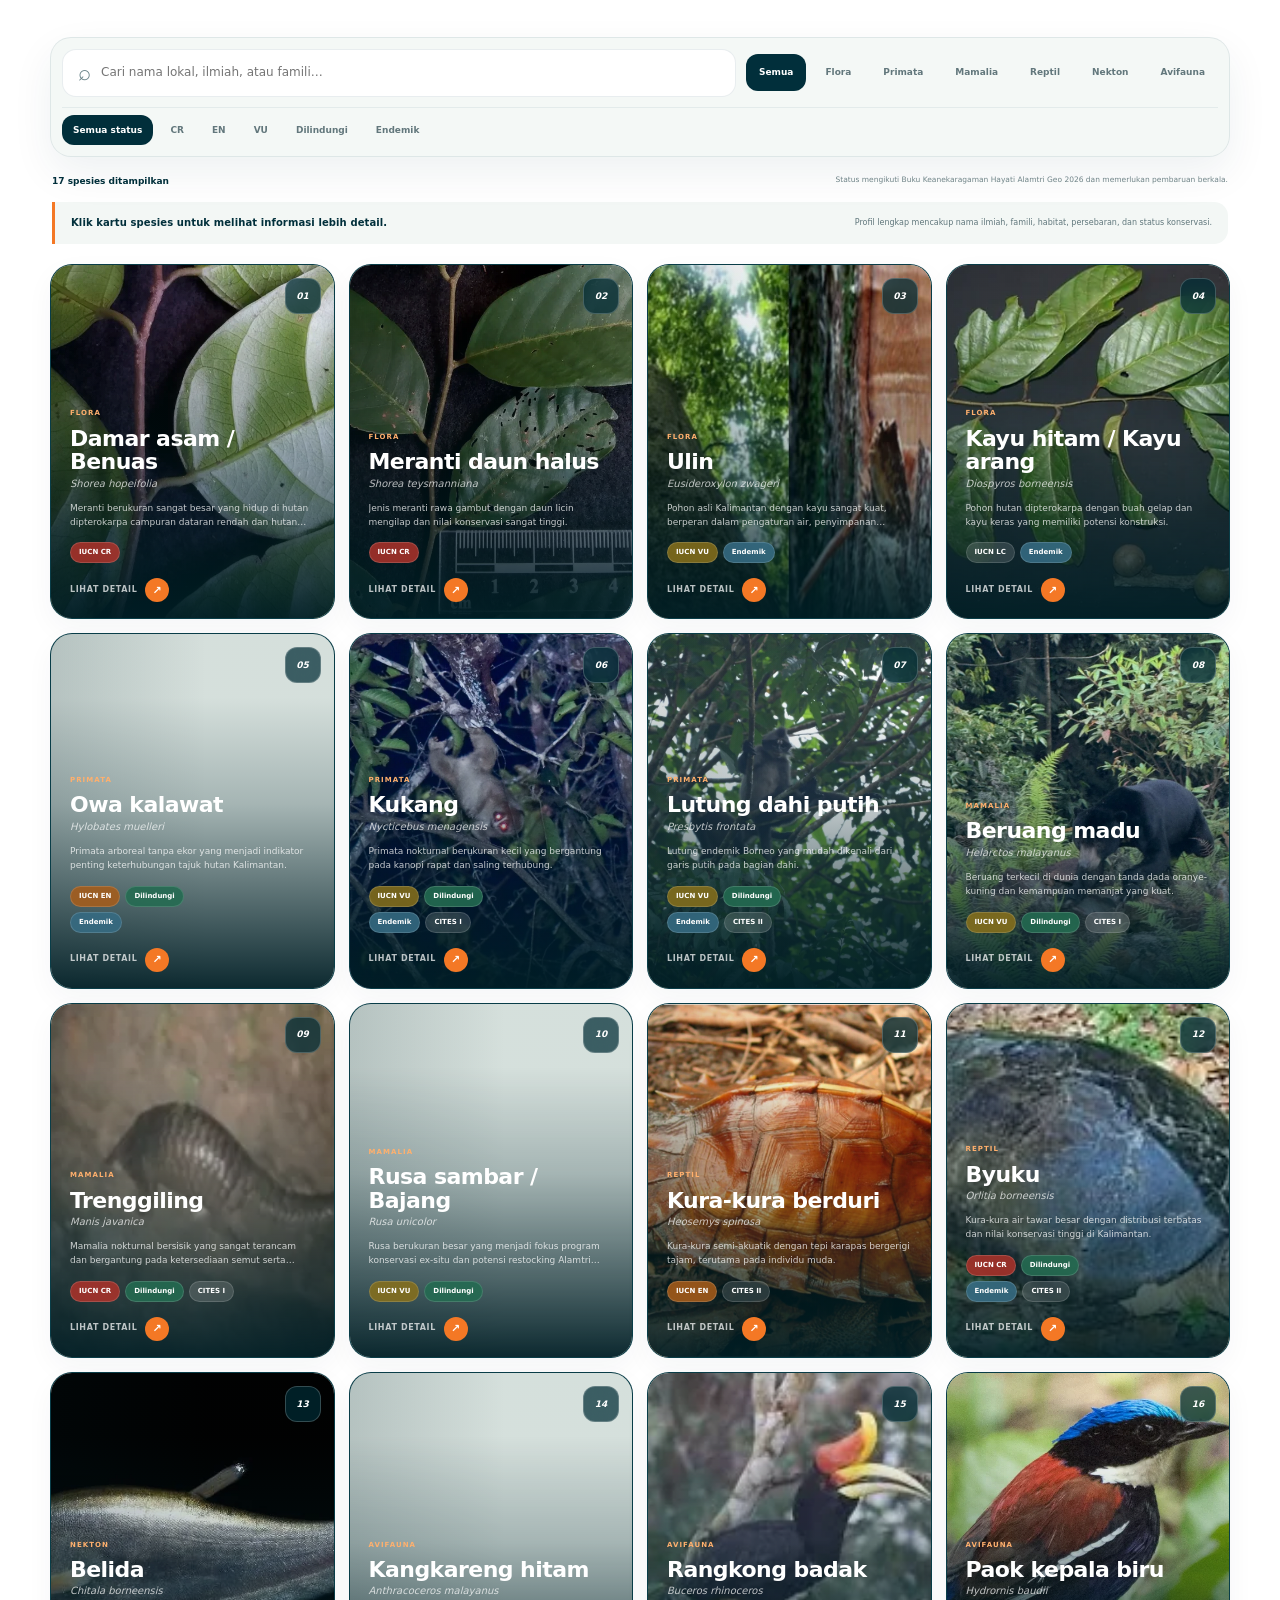
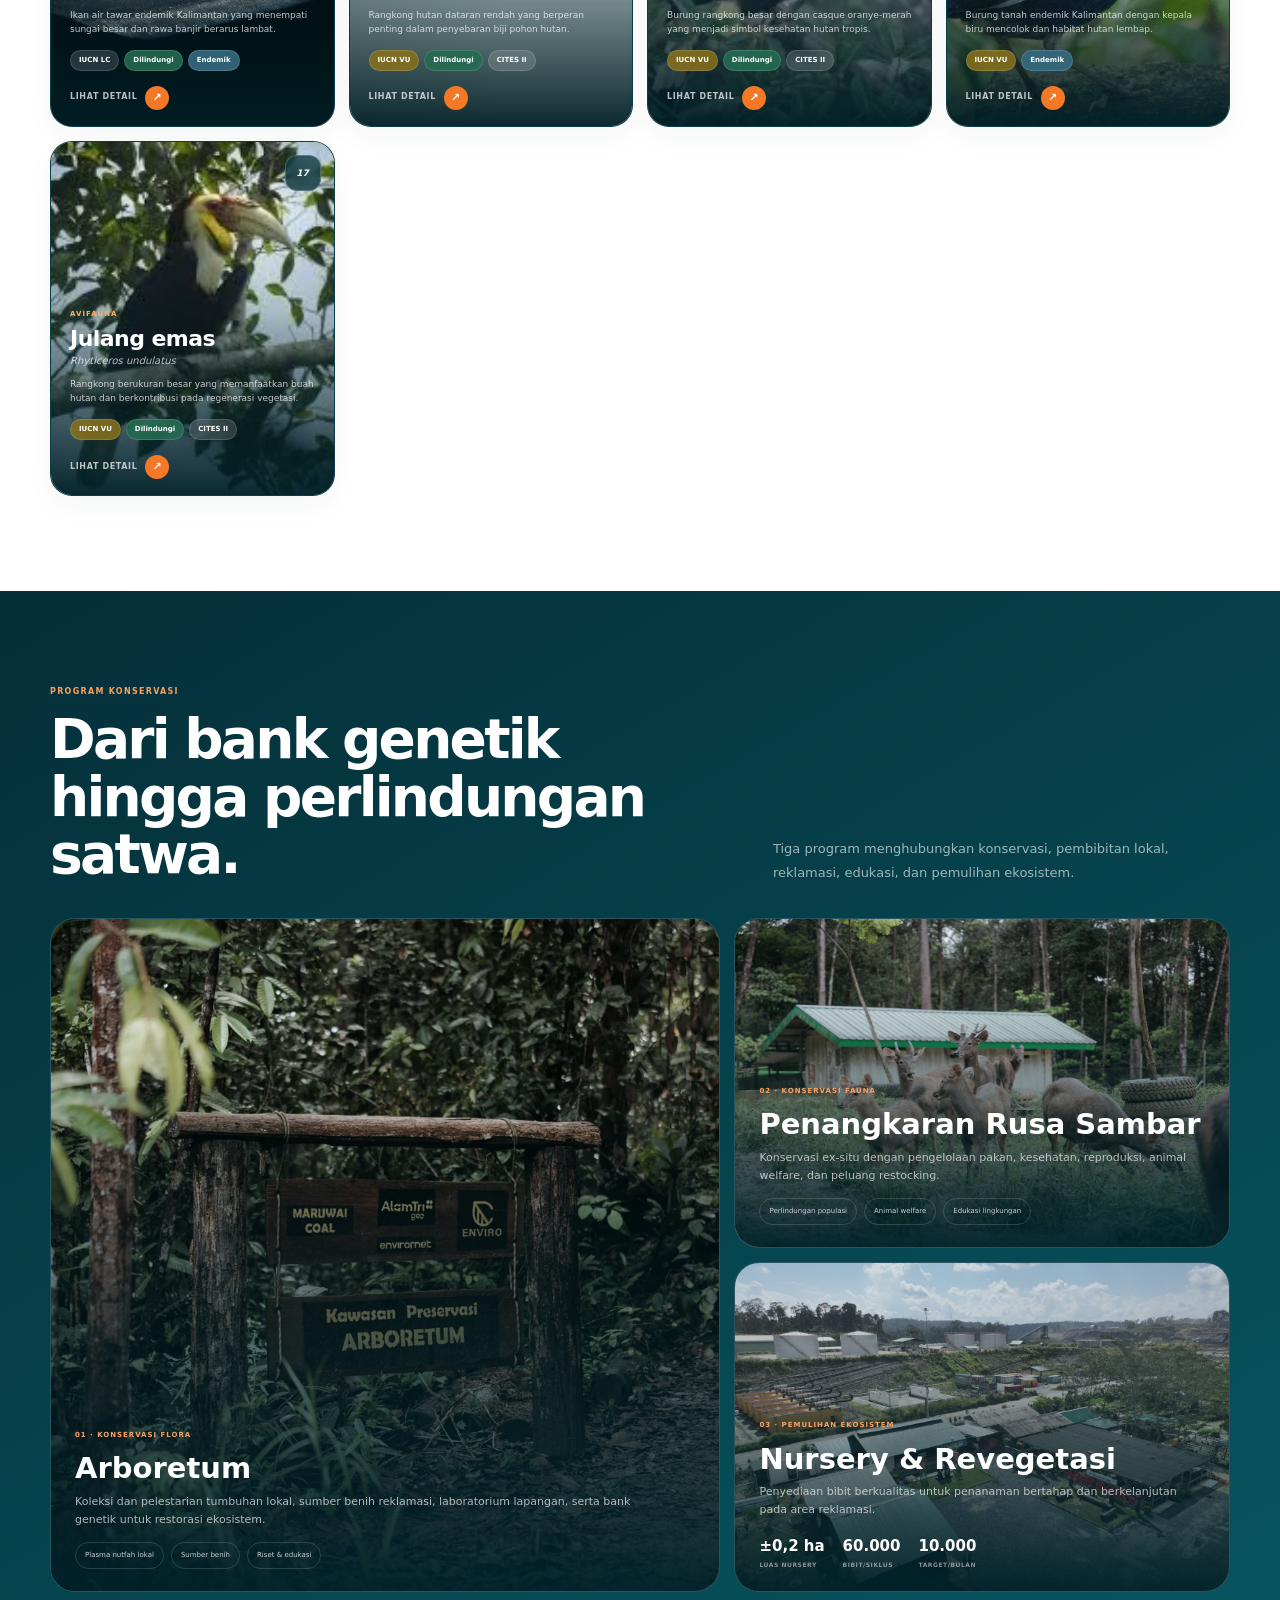
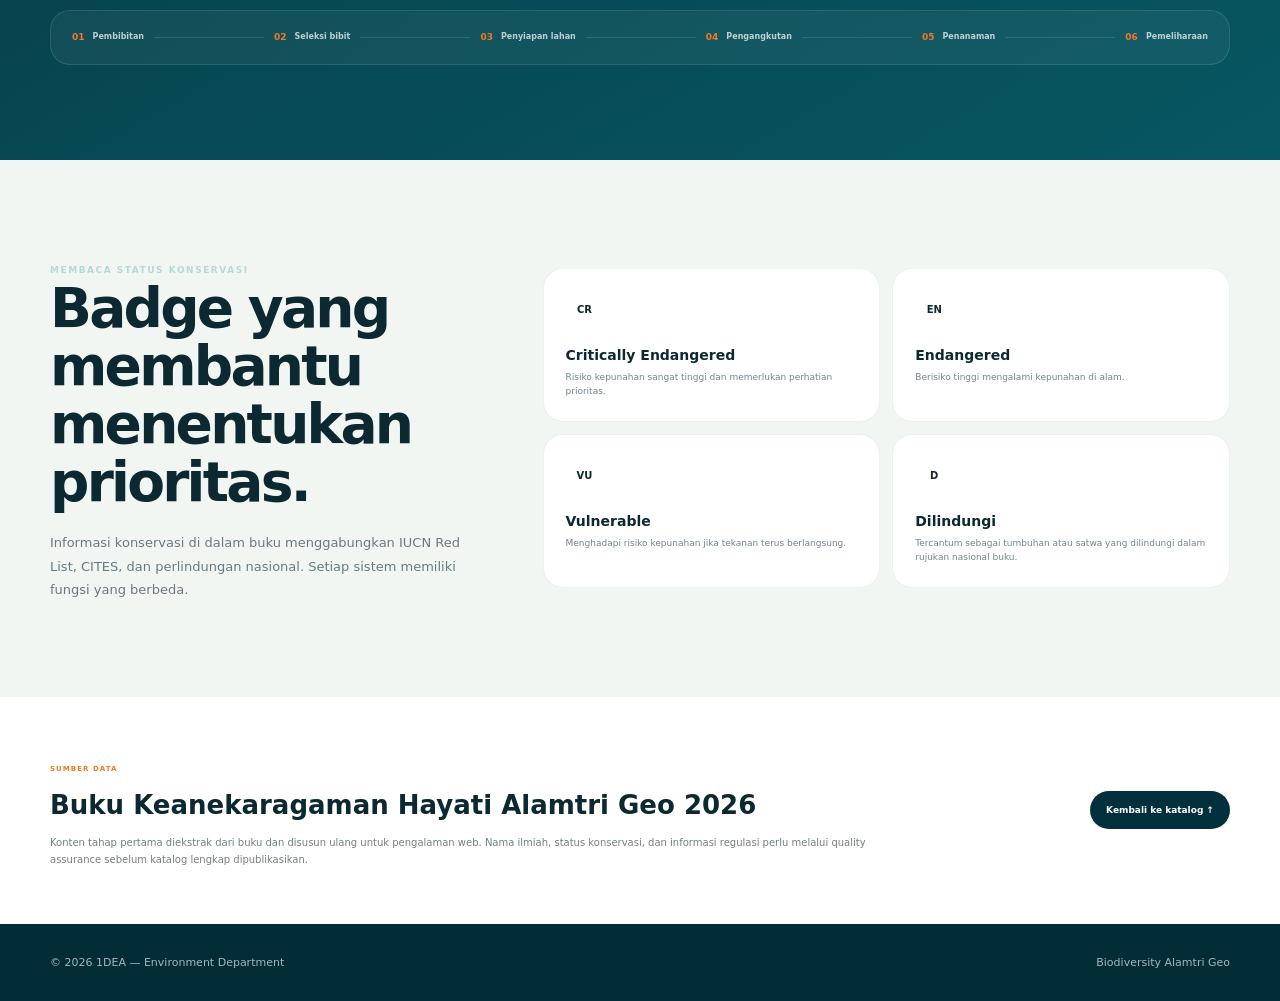
<file: modules/keanekaragaman-hayati.html>
<!DOCTYPE html>
<html lang="id">
<head>
<meta charset="utf-8"/>
<meta content="width=device-width,initial-scale=1,viewport-fit=cover" name="viewport"/>
<meta content="#003f52" name="theme-color"/>
<meta name="description" content="Modul Biodiversity 1DEA: ringkasan keanekaragaman hayati, spesies prioritas, arboretum, nursery, dan konservasi rusa sambar Alamtri Geo."/>
<title>Biodiversity Alamtri Geo — 1DEA</title>
<link href="../assets/alamtri-geo-mark.png" rel="icon" type="image/png"/>
<link href="../style.css?v=20260708-module-swipe-fix-1" rel="stylesheet"/>
<link href="../subpage.css?v=20260708-biodiversity-1" rel="stylesheet"/>
<link href="../biodiversity.css?v=20260708-overlay-cards-1" rel="stylesheet"/>
</head>
<body class="bio-page">
<header class="sub-header bio-header">
  <div class="container sub-nav">
    <a aria-label="AlamTri Geo — 1DEA" class="brand" href="../index.html">
      <span class="brand-logo-shell"><img alt="AlamTri Geo" class="brand-logo" decoding="async" height="66" src="../assets/alamtri-geo-logo.png" width="184"/></span>
    </a>
    <nav class="sub-nav-links bio-nav-links">
      <a href="#overview">Overview</a><a href="#species">Spesies</a><a href="#programs">Program</a><a href="#status">Status Konservasi</a>
    </nav>
    <a class="sub-back" href="../index.html#modules">← Modul 1DEA</a>
  </div>
</header>
<main class="sub-main bio-main">
  <section class="bio-hero" id="overview">
    <img class="bio-hero-image" src="../assets/biodiversity/hero-rusa.webp" alt="Rusa sambar pada program konservasi Alamtri Geo"/>
    <div class="bio-hero-overlay"></div>
    <div class="container bio-hero-content">
      <div class="bio-hero-copy">
        <span class="bio-kicker"><i></i> BIODIVERSITY ALAMTRI GEO</span>
        <h1>Jejak kehidupan dari <em>hutan tropis Kalimantan.</em></h1>
        <p>Portal ringkas untuk menjelajahi spesies flora-fauna, status konservasi, dan program pemulihan ekosistem di wilayah Alamtri Geo.</p>
        <div class="bio-hero-actions"><a href="#species" class="bio-btn bio-btn-primary">Jelajahi Spesies <b>↘</b></a><a href="#programs" class="bio-btn bio-btn-ghost">Program Konservasi</a></div>
      </div>
      <aside class="bio-hero-facts">
        <span>Basis data buku 2026</span>
        <strong>295</strong>
        <p>spesies tercatat dalam tujuh kelompok utama.</p>
        <div><b>90</b><small>Flora</small></div><div><b>78</b><small>Avifauna</small></div><div><b>77</b><small>Herpetofauna</small></div>
      </aside>
    </div>
  </section>

  <section class="bio-section bio-overview-section">
    <div class="container">
      <div class="bio-section-heading">
        <div><span>RINGKASAN INVENTARISASI</span><h2>Satu portal untuk memahami keragaman hayati.</h2></div>
        <p>Buku mencatat 295 spesies dari hasil observasi, pemantauan lingkungan, dan studi keanekaragaman hayati di wilayah kerja Alamtri Geo.</p>
      </div>
      <div class="bio-stat-grid">
        <button class="bio-stat-card" data-filter-group="Flora"><b>01</b><strong>90</strong><span>Flora</span><small>38 famili</small></button>
        <button class="bio-stat-card" data-filter-group="Primata"><b>02</b><strong>6</strong><span>Primata</span><small>Spesies arboreal</small></button>
        <button class="bio-stat-card" data-filter-group="Mamalia"><b>03</b><strong>25</strong><span>Mamalia</span><small>Nonprimata</small></button>
        <button class="bio-stat-card" data-filter-group="Amfibi"><b>04</b><strong>33</strong><span>Amfibi</span><small>Herpetofauna</small></button>
        <button class="bio-stat-card" data-filter-group="Reptil"><b>05</b><strong>44</strong><span>Reptil</span><small>Herpetofauna</small></button>
        <button class="bio-stat-card" data-filter-group="Nekton"><b>06</b><strong>19</strong><span>Nekton</span><small>Ekosistem perairan</small></button>
        <button class="bio-stat-card" data-filter-group="Avifauna"><b>07</b><strong>78</strong><span>Avifauna</span><small>Burung hutan</small></button>
      </div>
    </div>
  </section>

  <section class="bio-section bio-species-section" id="species">
    <div class="container">
      <div class="bio-section-heading bio-species-heading">
        <div><span>SPECIES EXPLORER — TAHAP 1</span><h2>Spesies prioritas dan bernilai konservasi.</h2></div>
        <p>Katalog awal menampilkan pilihan spesies prioritas. Katalog lengkap 295 spesies dapat ditambahkan bertahap menggunakan struktur data yang sama.</p>
      </div>
      <div class="bio-commandbar">
        <label class="bio-search"><span>⌕</span><input id="bioSearch" type="search" placeholder="Cari nama lokal, ilmiah, atau famili…" autocomplete="off"/></label>
        <div class="bio-filter-row" id="bioGroupFilters">
          <button class="is-active" data-group="Semua">Semua</button><button data-group="Flora">Flora</button><button data-group="Primata">Primata</button><button data-group="Mamalia">Mamalia</button><button data-group="Reptil">Reptil</button><button data-group="Nekton">Nekton</button><button data-group="Avifauna">Avifauna</button>
        </div>
        <div class="bio-filter-row bio-status-filter" id="bioStatusFilters">
          <button class="is-active" data-status="Semua">Semua status</button><button data-status="CR">CR</button><button data-status="EN">EN</button><button data-status="VU">VU</button><button data-status="Dilindungi">Dilindungi</button><button data-status="Endemik">Endemik</button>
        </div>
      </div>
      <div class="bio-result-line"><span id="bioResultCount">0 spesies ditampilkan</span><small>Status mengikuti Buku Keanekaragaman Hayati Alamtri Geo 2026 dan memerlukan pembaruan berkala.</small></div>
      <div class="bio-card-instruction"><strong>Klik kartu spesies untuk melihat informasi lebih detail.</strong><span>Profil lengkap mencakup nama ilmiah, famili, habitat, persebaran, dan status konservasi.</span></div>
      <div class="bio-species-grid" id="bioSpeciesGrid"></div>
      <div class="bio-empty" id="bioEmpty" hidden><strong>Tidak ada hasil yang sesuai.</strong><span>Coba gunakan kata kunci atau filter lain.</span></div>
    </div>
  </section>

  <section class="bio-section bio-programs-section" id="programs">
    <div class="container">
      <div class="bio-section-heading light">
        <div><span>PROGRAM KONSERVASI</span><h2>Dari bank genetik hingga perlindungan satwa.</h2></div>
        <p>Tiga program menghubungkan konservasi, pembibitan lokal, reklamasi, edukasi, dan pemulihan ekosistem.</p>
      </div>
      <div class="bio-program-grid">
        <article class="bio-program-card bio-program-featured"><img src="../assets/biodiversity/program-arboretum.webp" alt="Kawasan Arboretum PT Maruwai Coal"/><div><span>01 · KONSERVASI FLORA</span><h3>Arboretum</h3><p>Koleksi dan pelestarian tumbuhan lokal, sumber benih reklamasi, laboratorium lapangan, serta bank genetik untuk restorasi ekosistem.</p><ul><li>Plasma nutfah lokal</li><li>Sumber benih</li><li>Riset & edukasi</li></ul></div></article>
        <article class="bio-program-card"><img src="../assets/biodiversity/program-rusa.webp" alt="Rusa sambar di PT Maruwai Coal"/><div><span>02 · KONSERVASI FAUNA</span><h3>Penangkaran Rusa Sambar</h3><p>Konservasi ex-situ dengan pengelolaan pakan, kesehatan, reproduksi, animal welfare, dan peluang restocking.</p><ul><li>Perlindungan populasi</li><li>Animal welfare</li><li>Edukasi lingkungan</li></ul></div></article>
        <article class="bio-program-card"><img src="../assets/biodiversity/program-nursery.webp" alt="Fasilitas nursery PT Maruwai Coal"/><div><span>03 · PEMULIHAN EKOSISTEM</span><h3>Nursery & Revegetasi</h3><p>Penyediaan bibit berkualitas untuk penanaman bertahap dan berkelanjutan pada area reklamasi.</p><div class="bio-program-metrics"><b>±0,2 ha<small>Luas nursery</small></b><b>60.000<small>Bibit/siklus</small></b><b>10.000<small>Target/bulan</small></b></div></div></article>
      </div>
      <div class="bio-workflow">
        <div><b>01</b><span>Pembibitan</span></div><i></i><div><b>02</b><span>Seleksi bibit</span></div><i></i><div><b>03</b><span>Penyiapan lahan</span></div><i></i><div><b>04</b><span>Pengangkutan</span></div><i></i><div><b>05</b><span>Penanaman</span></div><i></i><div><b>06</b><span>Pemeliharaan</span></div>
      </div>
    </div>
  </section>

  <section class="bio-section bio-status-section" id="status">
    <div class="container bio-status-layout">
      <div><span class="bio-eyebrow">MEMBACA STATUS KONSERVASI</span><h2>Badge yang membantu menentukan prioritas.</h2><p>Informasi konservasi di dalam buku menggabungkan IUCN Red List, CITES, dan perlindungan nasional. Setiap sistem memiliki fungsi yang berbeda.</p></div>
      <div class="bio-status-cards">
        <article><b class="badge cr">CR</b><h3>Critically Endangered</h3><p>Risiko kepunahan sangat tinggi dan memerlukan perhatian prioritas.</p></article>
        <article><b class="badge en">EN</b><h3>Endangered</h3><p>Berisiko tinggi mengalami kepunahan di alam.</p></article>
        <article><b class="badge vu">VU</b><h3>Vulnerable</h3><p>Menghadapi risiko kepunahan jika tekanan terus berlangsung.</p></article>
        <article><b class="badge legal">D</b><h3>Dilindungi</h3><p>Tercantum sebagai tumbuhan atau satwa yang dilindungi dalam rujukan nasional buku.</p></article>
      </div>
    </div>
  </section>

  <section class="bio-source-note">
    <div class="container"><div><span>SUMBER DATA</span><h2>Buku Keanekaragaman Hayati Alamtri Geo 2026</h2><p>Konten tahap pertama diekstrak dari buku dan disusun ulang untuk pengalaman web. Nama ilmiah, status konservasi, dan informasi regulasi perlu melalui quality assurance sebelum katalog lengkap dipublikasikan.</p></div><a href="#species">Kembali ke katalog ↑</a></div>
  </section>
</main>
<footer class="sub-footer bio-footer"><div class="container"><span>© 2026 1DEA — Environment Department</span><span>Biodiversity Alamtri Geo</span></div></footer>

<div class="bio-modal" id="bioModal" hidden aria-hidden="true">
  <button class="bio-modal-backdrop" data-close-modal aria-label="Tutup detail spesies"></button>
  <article class="bio-modal-card" role="dialog" aria-modal="true" aria-labelledby="bioModalTitle">
    <button class="bio-modal-close" data-close-modal aria-label="Tutup">×</button>
    <div class="bio-modal-image"><img id="bioModalImage" alt=""/></div>
    <div class="bio-modal-content">
      <span id="bioModalGroup"></span><h2 id="bioModalTitle"></h2><em id="bioModalScientific"></em>
      <div class="bio-modal-badges" id="bioModalBadges"></div>
      <p id="bioModalSummary"></p>
      <dl><div><dt>Famili</dt><dd id="bioModalFamily"></dd></div><div><dt>Habitat</dt><dd id="bioModalHabitat"></dd></div><div><dt>Persebaran</dt><dd id="bioModalDistribution"></dd></div><div><dt>Catatan</dt><dd id="bioModalDetail"></dd></div></dl>
      <small id="bioModalSource"></small>
    </div>
  </article>
</div>
<script src="../data/biodiversity-species.js?v=20260708-1"></script>
<script src="../biodiversity.js?v=20260708-overlay-cards-1"></script>
</body>
</html>
</file>
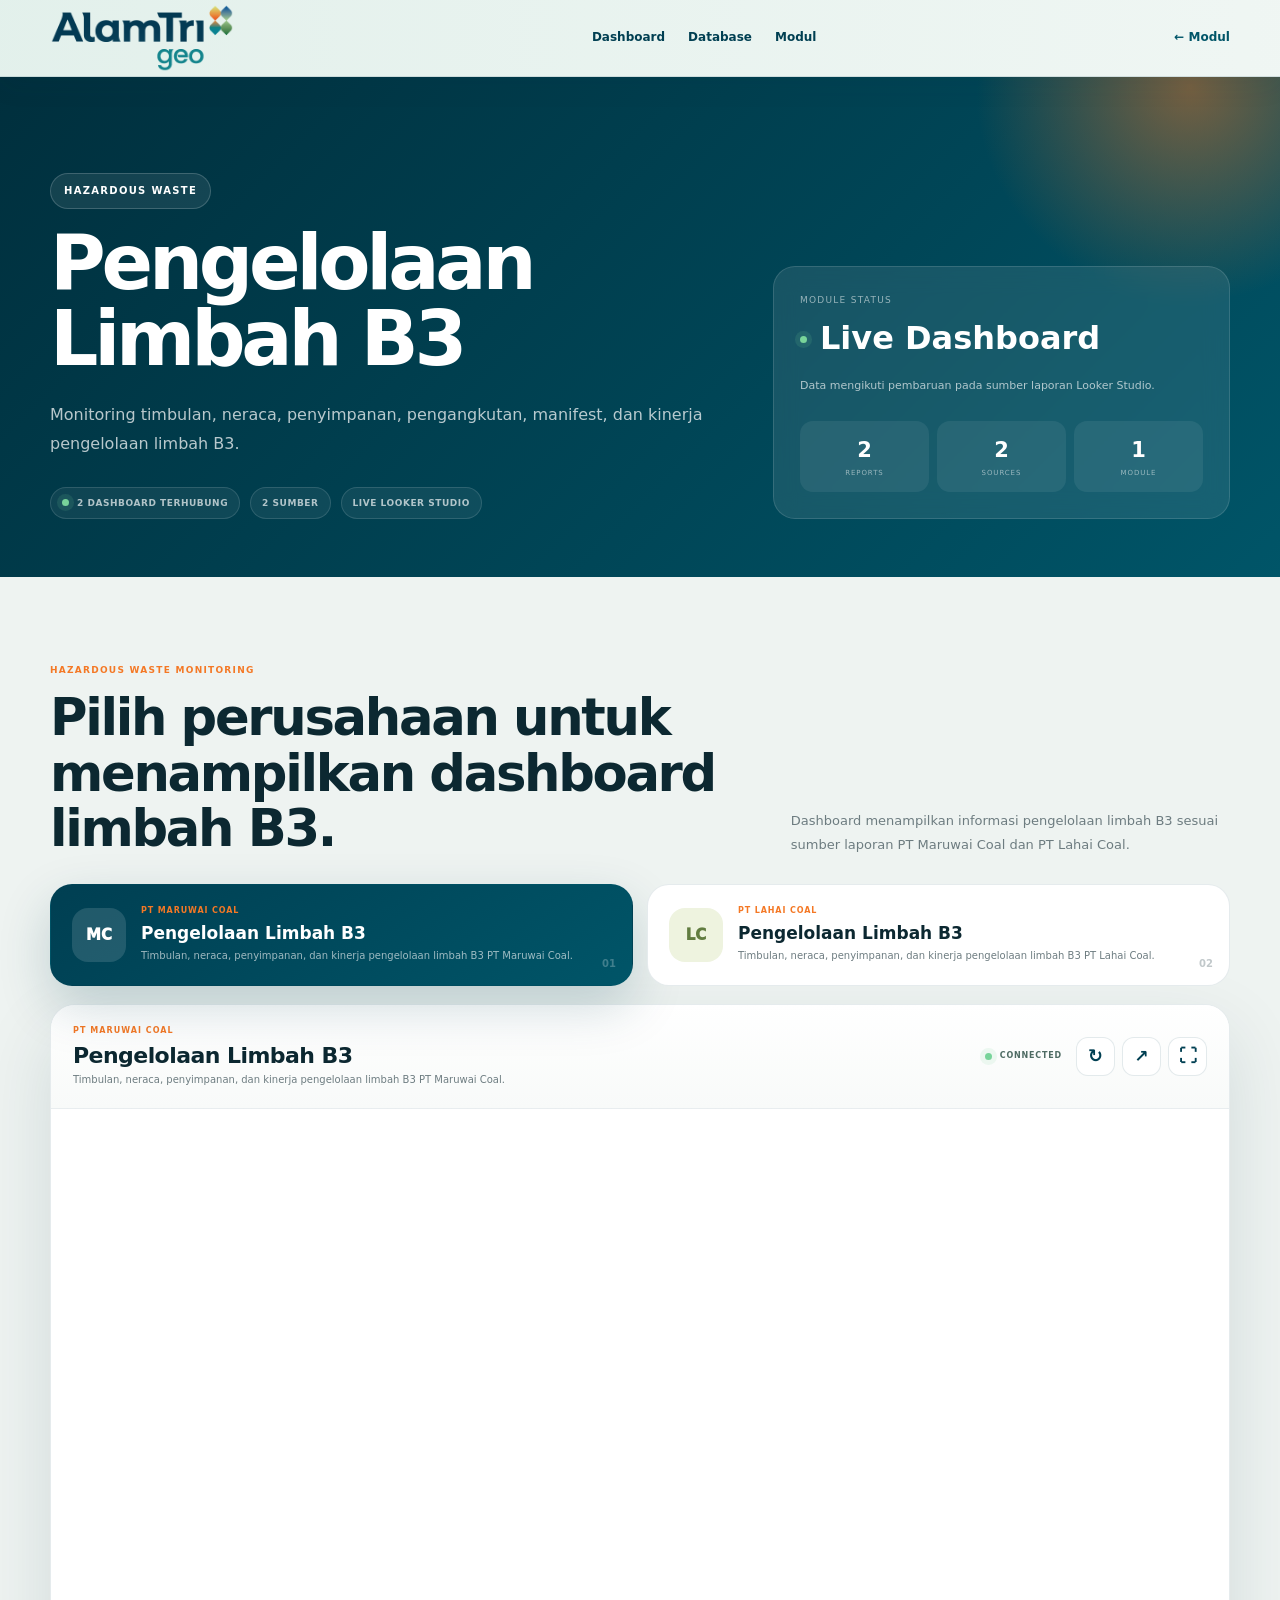
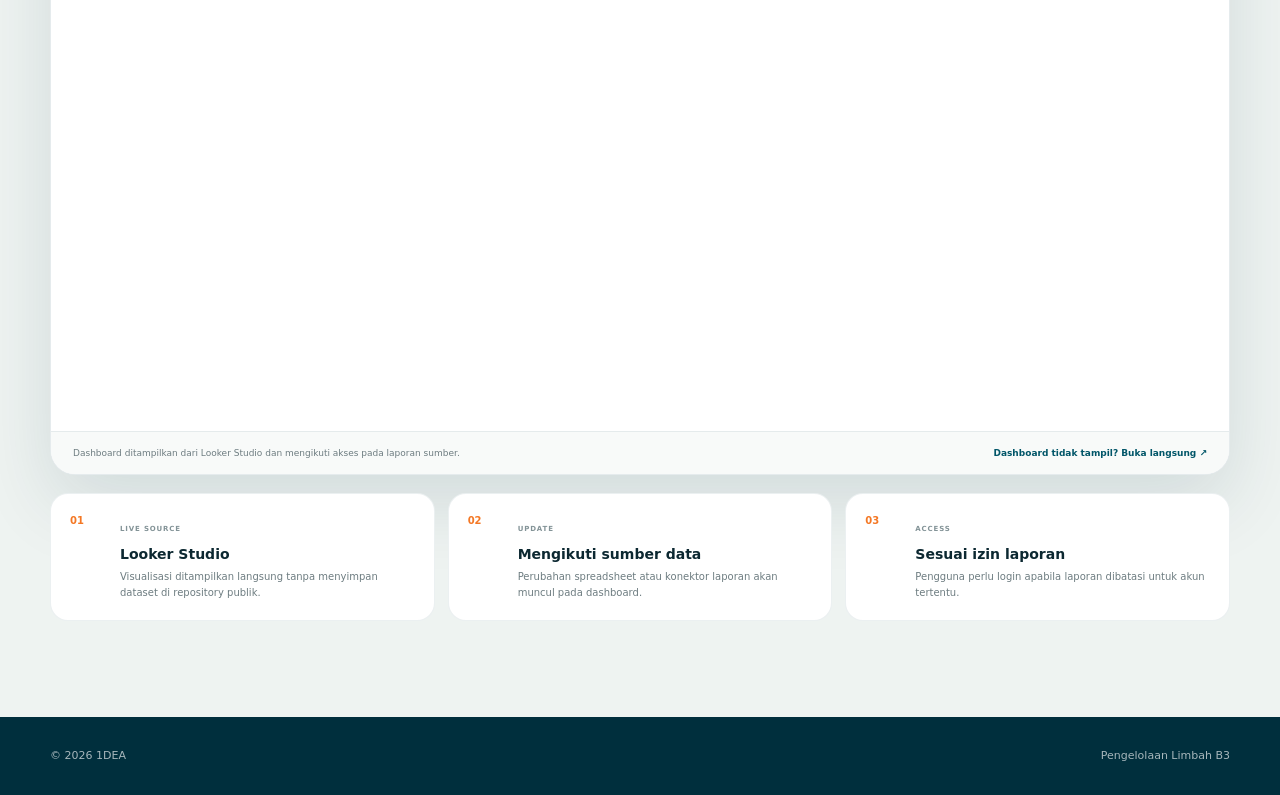
<file: modules/limbah-b3.html>
<!DOCTYPE html>
<html lang="id">
<head>
  <meta charset="utf-8" />
  <meta name="viewport" content="width=device-width,initial-scale=1" />
  <meta name="theme-color" content="#003f52" />
  <meta name="description" content="Monitoring timbulan, neraca, penyimpanan, pengangkutan, manifest, dan kinerja pengelolaan limbah B3." />
  <title>Pengelolaan Limbah B3 — 1DEA</title>
  <link rel="icon" href="../assets/alamtri-geo-mark.png" type="image/png" />
  <link rel="stylesheet" href="../style.css?v=20260707-11" />
  <link rel="stylesheet" href="../subpage.css?v=20260707-11" />
</head>
<body>
  <header class="sub-header"><div class="container sub-nav">
    <a class="brand" href="../index.html" aria-label="AlamTri Geo — 1DEA"><span class="brand-logo-shell"><img class="brand-logo" src="../assets/alamtri-geo-logo.png" width="184" height="66" alt="AlamTri Geo" decoding="async" /></span></a>
    <nav class="sub-nav-links"><a href="../dashboard.html">Dashboard</a><a href="../database.html">Database</a><a href="../index.html#modul">Modul</a></nav>
    <a class="sub-back" href="../index.html#modul">← Modul</a>
  </div></header>
  <main class="sub-main module-live-page">
    <section class="sub-hero"><div class="container sub-hero-grid">
      <div><span class="sub-pill">Hazardous Waste</span><h1>Pengelolaan Limbah B3</h1><p>Monitoring timbulan, neraca, penyimpanan, pengangkutan, manifest, dan kinerja pengelolaan limbah B3.</p>
        <div class="hero-status-row"><span><i></i> 2 dashboard terhubung</span><span>2 sumber</span><span>Live Looker Studio</span></div>
      </div>
      <div class="sub-hero-panel live-panel"><small>MODULE STATUS</small><strong><i></i> Live Dashboard</strong><span>Data mengikuti pembaruan pada sumber laporan Looker Studio.</span>
        <div class="live-meta"><div><b>2</b><small>REPORTS</small></div><div><b>2</b><small>SOURCES</small></div><div><b>1</b><small>MODULE</small></div></div>
      </div>
    </div></section>
    <section class="land-live-section"><div class="container">
      <div class="dashboard-intro land-live-intro"><div><span class="dashboard-eyebrow">HAZARDOUS WASTE MONITORING</span><h2>Pilih perusahaan untuk menampilkan dashboard limbah B3.</h2></div><p>Dashboard menampilkan informasi pengelolaan limbah B3 sesuai sumber laporan PT Maruwai Coal dan PT Lahai Coal.</p></div>
      <div class="land-company-selector report-selector" role="tablist" aria-label="Pilih dashboard laporan"><button class="land-company-card module-report-card active" type="button" role="tab" aria-selected="true"
          data-report="mc" data-company="PT MARUWAI COAL" data-company-name="PT Maruwai Coal"
          data-title="Pengelolaan Limbah B3" data-description="Timbulan, neraca, penyimpanan, dan kinerja pengelolaan limbah B3 PT Maruwai Coal." data-url="https://datastudio.google.com/embed/reporting/e3280b1b-714f-4df5-b299-3210c2490243/page/m0SeF">
          <span class="company-code">MC</span>
          <span><small>PT MARUWAI COAL</small><strong>Pengelolaan Limbah B3</strong><em>Timbulan, neraca, penyimpanan, dan kinerja pengelolaan limbah B3 PT Maruwai Coal.</em></span><b>01</b>
        </button>
<button class="land-company-card module-report-card" type="button" role="tab" aria-selected="false"
          data-report="lc" data-company="PT LAHAI COAL" data-company-name="PT Lahai Coal"
          data-title="Pengelolaan Limbah B3" data-description="Timbulan, neraca, penyimpanan, dan kinerja pengelolaan limbah B3 PT Lahai Coal." data-url="https://datastudio.google.com/embed/reporting/6cdf5792-2afd-4a82-ab7e-bdfd7c089c4d/page/m0SeF">
          <span class="company-code lc">LC</span>
          <span><small>PT LAHAI COAL</small><strong>Pengelolaan Limbah B3</strong><em>Timbulan, neraca, penyimpanan, dan kinerja pengelolaan limbah B3 PT Lahai Coal.</em></span><b>02</b>
        </button></div>
      <section class="looker-shell land-looker-shell" id="live-dashboard" aria-live="polite">
        <div class="looker-toolbar"><div class="looker-title-wrap"><span id="moduleReportLabel">PT MARUWAI COAL</span><h3 id="moduleReportTitle">Pengelolaan Limbah B3</h3><p id="moduleReportDescription">Timbulan, neraca, penyimpanan, dan kinerja pengelolaan limbah B3 PT Maruwai Coal.</p></div>
          <div class="looker-actions"><span class="connection-state"><i></i> Connected</span><button class="toolbar-button" id="moduleRefresh" type="button" title="Muat ulang dashboard" aria-label="Muat ulang dashboard">↻</button><a class="toolbar-button open-report" id="moduleOpenReport" href="https://datastudio.google.com/embed/reporting/e3280b1b-714f-4df5-b299-3210c2490243/page/m0SeF" target="_blank" rel="noopener" title="Buka laporan di tab baru" aria-label="Buka laporan di tab baru">↗</a><button class="toolbar-button" id="moduleFullscreen" type="button" title="Layar penuh" aria-label="Layar penuh">⛶</button></div>
        </div>
        <div class="looker-stage" id="moduleLookerStage"><div class="looker-loader" id="moduleLoader"><span class="loader-mark"><i></i><i></i><i></i></span><strong>Memuat dashboard</strong><small id="moduleLoaderText">PT Maruwai Coal</small></div>
          <iframe id="moduleReportFrame" title="Pengelolaan Limbah B3 — PT Maruwai Coal" src="https://datastudio.google.com/embed/reporting/e3280b1b-714f-4df5-b299-3210c2490243/page/m0SeF" loading="eager" allowfullscreen referrerpolicy="strict-origin-when-cross-origin"></iframe>
        </div>
        <div class="looker-footer"><p>Dashboard ditampilkan dari Looker Studio dan mengikuti akses pada laporan sumber.</p><a id="moduleFallbackLink" href="https://datastudio.google.com/embed/reporting/e3280b1b-714f-4df5-b299-3210c2490243/page/m0SeF" target="_blank" rel="noopener">Dashboard tidak tampil? Buka langsung ↗</a></div>
      </section>
      <div class="dashboard-information land-information">
        <article><span>01</span><div><small>LIVE SOURCE</small><h3>Looker Studio</h3><p>Visualisasi ditampilkan langsung tanpa menyimpan dataset di repository publik.</p></div></article>
        <article><span>02</span><div><small>UPDATE</small><h3>Mengikuti sumber data</h3><p>Perubahan spreadsheet atau konektor laporan akan muncul pada dashboard.</p></div></article>
        <article><span>03</span><div><small>ACCESS</small><h3>Sesuai izin laporan</h3><p>Pengguna perlu login apabila laporan dibatasi untuk akun tertentu.</p></div></article>
      </div>
    </div></section>
  </main>
  <footer class="sub-footer"><div class="container"><span>© 2026 1DEA</span><span>Pengelolaan Limbah B3</span></div></footer>
  <script src="../module-live.js?v=20260707-1"></script>
</body>
</html>
</file>
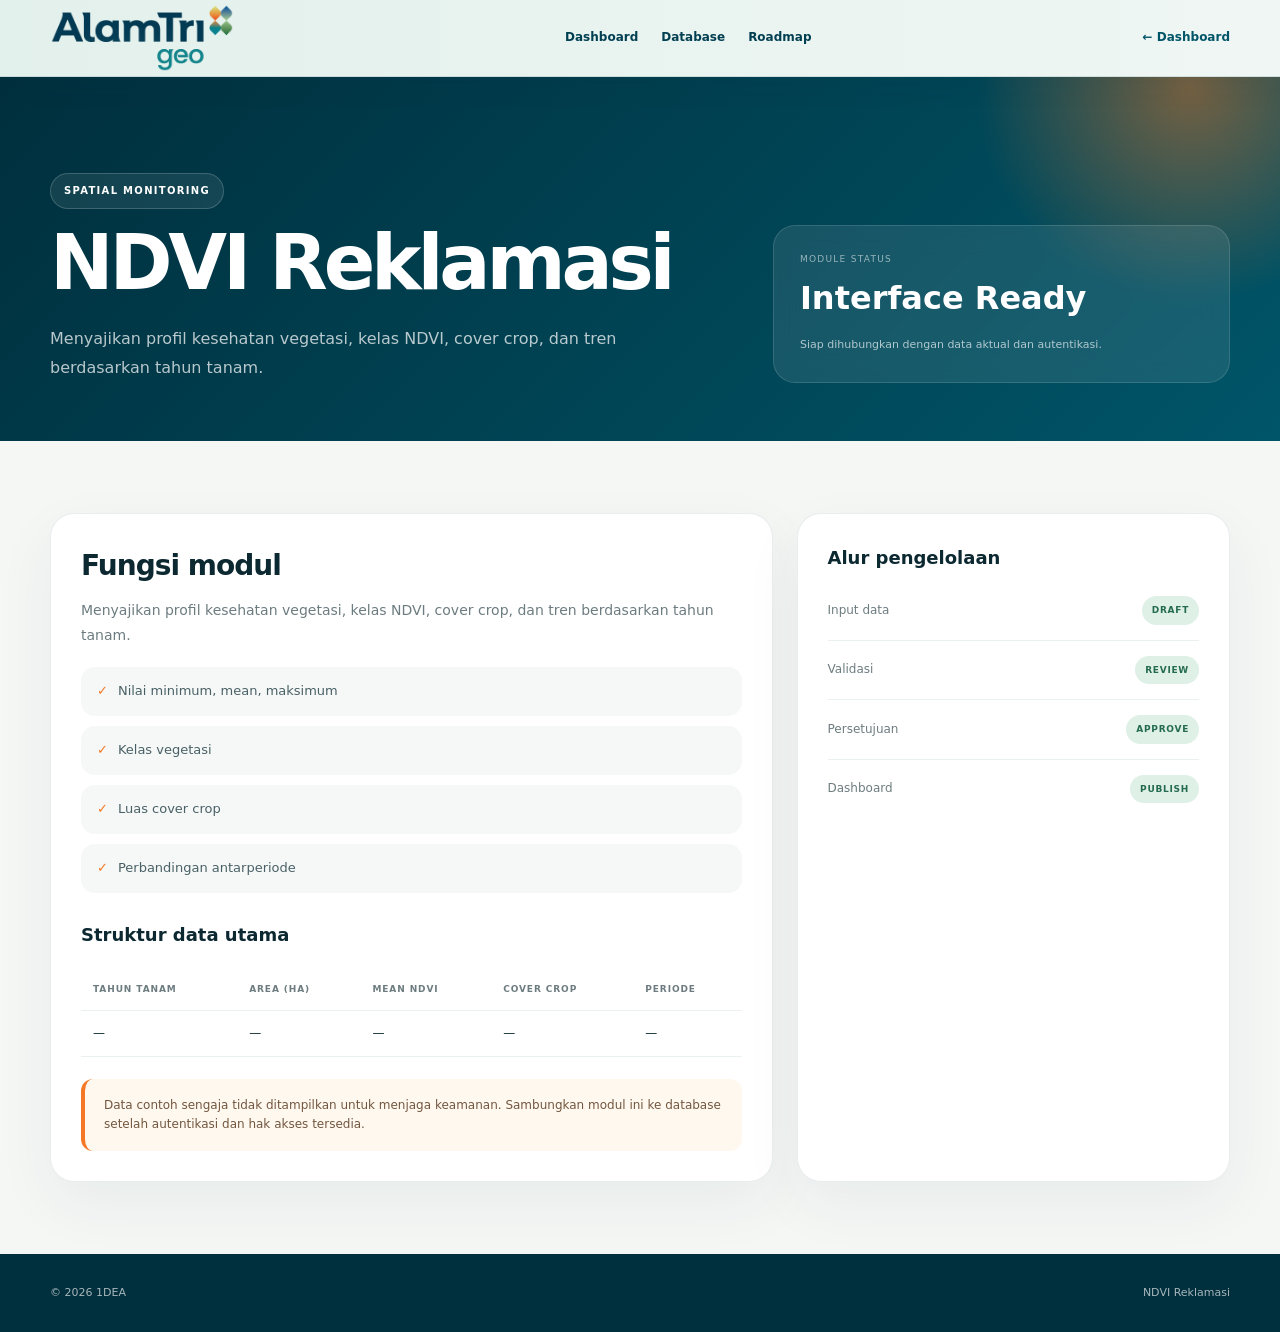
<file: modules/ndvi-reklamasi.html>
<!DOCTYPE html>
<html lang="id"><head><meta charset="utf-8"/><meta content="width=device-width,initial-scale=1" name="viewport"/><meta content="#003f52" name="theme-color"/><title>NDVI Reklamasi — 1DEA</title><link href="../assets/alamtri-geo-mark.png" rel="icon" type="image/png"/><link href="../style.css?v=20260707-3" rel="stylesheet"/><link href="../subpage.css?v=20260707-6" rel="stylesheet"/></head><body>
<header class="sub-header"><div class="container sub-nav"><a aria-label="AlamTri Geo — 1DEA" class="brand" href="../index.html"><span class="brand-logo-shell"><img alt="AlamTri Geo" class="brand-logo" decoding="async" height="66" src="../assets/alamtri-geo-logo.png" width="184"/></span></a><nav class="sub-nav-links"><a href="../dashboard.html">Dashboard</a><a href="../database.html">Database</a><a href="../index.html#roadmap">Roadmap</a></nav><a class="sub-back" href="../dashboard.html">← Dashboard</a></div></header>
<main class="sub-main"><section class="sub-hero"><div class="container sub-hero-grid"><div><span class="sub-pill">Spatial Monitoring</span><h1>NDVI Reklamasi</h1><p>Menyajikan profil kesehatan vegetasi, kelas NDVI, cover crop, dan tren berdasarkan tahun tanam.</p></div><div class="sub-hero-panel"><small>MODULE STATUS</small><strong>Interface Ready</strong><span>Siap dihubungkan dengan data aktual dan autentikasi.</span></div></div></section>
<section class="content-section"><div class="container content-grid"><article class="panel"><h2>Fungsi modul</h2><p>Menyajikan profil kesehatan vegetasi, kelas NDVI, cover crop, dan tren berdasarkan tahun tanam.</p><ul class="feature-list"><li>Nilai minimum, mean, maksimum</li><li>Kelas vegetasi</li><li>Luas cover crop</li><li>Perbandingan antarperiode</li></ul><h3 style="margin-top:28px">Struktur data utama</h3><table class="data-table"><thead><tr><th>Tahun Tanam</th><th>Area (Ha)</th><th>Mean NDVI</th><th>Cover Crop</th><th>Periode</th></tr></thead><tbody><tr><td>—</td><td>—</td><td>—</td><td>—</td><td>—</td></tr></tbody></table><div class="notice">Data contoh sengaja tidak ditampilkan untuk menjaga keamanan. Sambungkan modul ini ke database setelah autentikasi dan hak akses tersedia.</div></article><aside class="panel"><h3>Alur pengelolaan</h3><div class="status-line"><span>Input data</span><b class="status-badge">Draft</b></div><div class="status-line"><span>Validasi</span><b class="status-badge">Review</b></div><div class="status-line"><span>Persetujuan</span><b class="status-badge">Approve</b></div><div class="status-line"><span>Dashboard</span><b class="status-badge">Publish</b></div></aside></div></section></main><footer class="sub-footer"><div class="container"><span>© 2026 1DEA</span><span>NDVI Reklamasi</span></div></footer></body></html>
</file>
<file: style.css>
:root {
  --teal-950:#002f3d;
  --teal-900:#003f52;
  --teal-800:#005568;
  --teal-700:#007789;
  --teal-500:#09a0a7;
  --orange:#f47825;
  --orange-2:#ff9a36;
  --yellow:#f9c74b;
  --mint:#9bc8a2;
  --mint-2:#d8ead9;
  --blue:#549db5;
  --ink:#0c2831;
  --muted:#587079;
  --paper:#f6f8f7;
  --white:#fff;
  --line:rgba(4,67,82,.12);
  --radius:26px;
  --shadow:0 30px 80px rgba(0,47,61,.14);
}
*{box-sizing:border-box;margin:0;padding:0}
html{scroll-behavior:smooth}
body{font-family:Inter,ui-sans-serif,system-ui,-apple-system,BlinkMacSystemFont,"Segoe UI",sans-serif;color:var(--ink);background:var(--paper);line-height:1.6;overflow-x:hidden}
a{color:inherit;text-decoration:none}
button{font:inherit}
.container{width:min(1180px,calc(100% - 40px));margin-inline:auto}
.section{padding:118px 0;position:relative}
.grain{position:fixed;inset:0;z-index:9999;pointer-events:none;opacity:.022;background-image:url("data:image/svg+xml,%3Csvg viewBox='0 0 180 180' xmlns='http://www.w3.org/2000/svg'%3E%3Cfilter id='n'%3E%3CfeTurbulence type='fractalNoise' baseFrequency='.82' numOctaves='3' stitchTiles='stitchTiles'/%3E%3C/filter%3E%3Crect width='100%25' height='100%25' filter='url(%23n)' opacity='.8'/%3E%3C/svg%3E")}

/* Brand motif */
.brand{display:inline-flex;align-items:center;gap:13px}
.brand-symbol{width:46px;height:46px;position:relative;display:inline-block;flex:none}
.brand-symbol>span{position:absolute;width:23px;height:32px;border-radius:100% 0 100% 0;transform:rotate(45deg)}
.brand-symbol>span:nth-child(1){left:1px;top:1px;background:linear-gradient(155deg,var(--mint-2),var(--blue))}
.brand-symbol>span:nth-child(2){right:0;top:8px;background:linear-gradient(155deg,var(--yellow),var(--orange))}
.brand-symbol>span:nth-child(3){left:8px;bottom:0;background:linear-gradient(155deg,var(--teal-500),var(--teal-900));opacity:.95}
.brand-copy{display:flex;flex-direction:column;line-height:1.05}.brand-copy strong{font-size:22px;letter-spacing:.02em}.brand-copy small{font-size:10.5px;letter-spacing:.06em;margin-top:4px;opacity:.72}
.petal-stack{position:absolute}.petal{position:absolute;width:130px;height:210px;border-radius:100% 0 100% 0;transform:rotate(45deg);filter:drop-shadow(0 30px 40px rgba(0,0,0,.12))}.petal-mint{background:linear-gradient(160deg,#d3e6c1 0%,#78aeb5 65%,#005f72 100%)}.petal-orange{background:linear-gradient(160deg,#ffe35d 0%,#f79232 50%,#f35f27 100%)}.petal-blue{background:linear-gradient(160deg,#84c4c5,#00667a)}

.site-header{position:fixed;inset:0 0 auto;z-index:1000;color:#fff;transition:.35s ease}
.site-header.scrolled{background:rgba(255,255,255,.92);color:var(--ink);backdrop-filter:blur(18px);box-shadow:0 10px 35px rgba(0,47,61,.08);border-bottom:1px solid var(--line)}
.nav-shell{height:88px;display:flex;align-items:center;gap:34px}
.site-header .brand{margin-right:auto}.site-header .brand-copy small{color:rgba(255,255,255,.72)}.site-header.scrolled .brand-copy small{color:var(--muted)}
.main-nav{display:flex;gap:29px;align-items:center}.main-nav a{font-size:14px;font-weight:650;opacity:.84;position:relative}.main-nav a:after{content:"";position:absolute;left:0;right:100%;height:2px;bottom:-8px;background:var(--orange);transition:.25s}.main-nav a:hover:after{right:0}.main-nav a:hover{opacity:1}
.nav-cta{padding:11px 17px;border-radius:999px;border:1px solid rgba(255,255,255,.28);font-size:13px;font-weight:750;transition:.25s}.site-header.scrolled .nav-cta{border-color:var(--line);background:var(--teal-900);color:#fff}.nav-cta:hover{transform:translateY(-2px);background:var(--orange);border-color:var(--orange);color:#fff}
.menu-toggle{display:none;width:44px;height:44px;background:none;border:0;cursor:pointer}.menu-toggle i{display:block;width:23px;height:2px;background:currentColor;margin:5px auto;transition:.25s}

.hero{min-height:900px;background:radial-gradient(circle at 64% 30%,rgba(35,184,185,.15),transparent 28%),linear-gradient(125deg,var(--teal-950) 0%,var(--teal-900) 54%,#005d69 100%);color:#fff;position:relative;overflow:hidden;padding:150px 0 105px;display:flex;align-items:center}
.hero:before{content:"";position:absolute;inset:0;background:linear-gradient(90deg,rgba(0,36,46,.5),transparent 52%),linear-gradient(0deg,rgba(0,29,37,.5),transparent 38%)}
.hero-grid-bg{position:absolute;inset:0;opacity:.12;background-image:linear-gradient(rgba(255,255,255,.08) 1px,transparent 1px),linear-gradient(90deg,rgba(255,255,255,.08) 1px,transparent 1px);background-size:72px 72px;mask-image:linear-gradient(to right,transparent 0%,#000 55%,#000 100%)}
.hero-glow{position:absolute;border-radius:50%;filter:blur(1px)}.glow-a{width:520px;height:520px;right:-180px;top:-160px;background:radial-gradient(circle,rgba(244,120,37,.3),transparent 65%)}.glow-b{width:420px;height:420px;left:30%;bottom:-230px;background:radial-gradient(circle,rgba(9,160,167,.2),transparent 65%)}
.hero-petals{left:-120px;bottom:8px;opacity:.28;transform:scale(.8)}.hero-petals .petal:nth-child(1){left:0;top:0}.hero-petals .petal:nth-child(2){left:88px;top:94px}.hero-petals .petal:nth-child(3){left:-2px;top:185px}
.hero-layout{display:grid;grid-template-columns:.9fr 1.25fr;gap:70px;align-items:center;position:relative;z-index:2}
.hero-kicker,.eyebrow{display:inline-flex;align-items:center;gap:10px;text-transform:uppercase;letter-spacing:.16em;font-size:11px;font-weight:800;color:var(--teal-700)}.hero-kicker{color:#b8e1df;margin-bottom:22px}.hero-kicker span{width:8px;height:8px;border-radius:50%;background:var(--orange);box-shadow:0 0 0 6px rgba(244,120,37,.12)}
.hero h1{font-size:clamp(52px,5.4vw,82px);line-height:.99;letter-spacing:-.055em;font-weight:780;margin-bottom:28px}.hero h1 em,.section-heading em,.section-top em,.workflow h2 em,.coverage h2 em,.centered h2 em,.cta-shell h2 em{font-style:normal;color:var(--orange)}
.hero-copy>p{font-size:17px;line-height:1.75;color:rgba(255,255,255,.72);max-width:590px;margin-bottom:34px}
.hero-actions{display:flex;gap:13px;flex-wrap:wrap}.btn{display:inline-flex;align-items:center;justify-content:center;gap:14px;padding:15px 23px;border-radius:999px;font-size:14px;font-weight:800;transition:.25s}.btn-orange{background:linear-gradient(135deg,var(--orange),var(--orange-2));color:#fff;box-shadow:0 16px 34px rgba(244,120,37,.24)}.btn-orange:hover{transform:translateY(-3px);box-shadow:0 22px 42px rgba(244,120,37,.34)}.btn-ghost{border:1px solid rgba(255,255,255,.25);background:rgba(255,255,255,.04);color:#fff}.btn-ghost:hover{background:rgba(255,255,255,.1);transform:translateY(-3px)}
.hero-proof{margin-top:52px;display:flex;gap:0}.hero-proof>div{padding:0 28px;border-right:1px solid rgba(255,255,255,.15)}.hero-proof>div:first-child{padding-left:0}.hero-proof>div:last-child{border:0}.hero-proof strong{display:block;font-size:28px;line-height:1;color:#fff}.hero-proof span{display:block;font-size:11px;color:rgba(255,255,255,.55);margin-top:8px;text-transform:uppercase;letter-spacing:.12em}

.hero-dashboard{position:relative;perspective:1300px}.dashboard-window{background:#f8fbfa;color:var(--ink);border-radius:24px;box-shadow:0 48px 110px rgba(0,18,24,.44);overflow:hidden;border:1px solid rgba(255,255,255,.22);transform:rotateY(-4deg) rotateX(2deg);transform-origin:center;transition:.5s}.hero-dashboard:hover .dashboard-window{transform:rotateY(0) rotateX(0) translateY(-4px)}
.window-bar{height:48px;background:#fff;border-bottom:1px solid #e7eeec;display:flex;align-items:center;padding:0 18px;gap:16px;font-size:10px;color:#60737a}.window-bar>span{margin:auto}.window-dots{display:flex;gap:5px}.window-dots i{width:7px;height:7px;border-radius:50%;background:#d8e1df}.window-dots i:first-child{background:#f27b57}.window-dots i:nth-child(2){background:#f8c04d}.window-dots i:nth-child(3){background:#70c28b}.window-bar>b{font-size:9px;color:#13855b;display:flex;align-items:center;gap:6px}.window-bar>b i{width:6px;height:6px;border-radius:50%;background:#2fc477;box-shadow:0 0 0 4px rgba(47,196,119,.12)}
.dashboard-main{display:grid;grid-template-columns:54px 1fr;min-height:510px}.dash-side{background:var(--teal-950);padding:14px 8px;display:flex;flex-direction:column;align-items:center;gap:10px}.mini-logo{width:30px;height:30px;border-radius:9px;background:var(--orange);color:white;display:grid;place-items:center;font-size:9px;font-weight:900;margin-bottom:12px}.dash-side button{width:32px;height:32px;border:0;border-radius:9px;background:transparent;color:rgba(255,255,255,.45);cursor:pointer}.dash-side button.active,.dash-side button:hover{background:rgba(255,255,255,.12);color:#fff}
.dash-content{padding:24px}.dash-head{display:flex;justify-content:space-between;align-items:flex-start;margin-bottom:20px}.dash-head small,.card-title small{font-size:8px;letter-spacing:.13em;color:#87989d}.dash-head h2{font-size:18px;margin-top:3px}.company-switch{display:flex;background:#edf3f1;border-radius:9px;padding:3px}.company-switch button{border:0;background:transparent;font-size:8px;font-weight:800;color:#8a9a9f;padding:6px 9px;border-radius:7px}.company-switch button.active{background:white;color:var(--teal-900);box-shadow:0 3px 10px rgba(0,50,63,.08)}
.metric-row{display:grid;grid-template-columns:repeat(3,1fr);gap:10px;margin-bottom:12px}.metric-row article{background:white;border:1px solid #e7eeec;border-radius:13px;padding:13px}.metric-row span{display:block;font-size:8px;color:#7c8d92}.metric-row strong{font-size:14px;color:var(--teal-900);display:block;margin:3px 0}.metric-row small{font-size:7px;color:#9aa8ab}
.dash-grid{display:grid;grid-template-columns:1.35fr 1fr;grid-template-rows:1fr auto;gap:11px}.dash-grid>article{background:white;border:1px solid #e7eeec;border-radius:14px;padding:14px}.chart-card{grid-row:span 2}.card-title{display:flex;justify-content:space-between;gap:8px}.card-title b{display:block;font-size:9px}.card-title>span{font-size:7px;background:#eff5f3;border-radius:7px;padding:4px 7px;height:max-content;color:#74858a}
.bars{height:150px;display:flex;align-items:end;gap:9px;padding:20px 5px 8px;border-bottom:1px solid #e9efed;background:repeating-linear-gradient(to top,transparent 0 29px,#edf2f0 30px)}.bars i{flex:1;height:var(--a);border-radius:4px 4px 0 0;background:var(--teal-700);position:relative}.bars i:after{content:"";position:absolute;width:58%;height:var(--b);bottom:0;right:-30%;background:var(--orange);border-radius:4px 4px 0 0}.chart-legend{display:flex;gap:15px;margin-top:11px;font-size:7px;color:#7d8e92}.chart-legend span{display:flex;align-items:center;gap:5px}.chart-legend i{width:7px;height:7px;border-radius:2px;background:var(--teal-700)}.chart-legend span:nth-child(2) i{background:var(--orange)}
.ndvi-map{height:96px;margin-top:11px;border-radius:10px;background:linear-gradient(135deg,#173a38,#1e5545 60%,#596944);position:relative;overflow:hidden}.ndvi-map:after{content:"";position:absolute;inset:0;background:repeating-radial-gradient(ellipse at 70% 30%,transparent 0 12px,rgba(255,255,255,.05) 13px 14px)}.ndvi-map i{position:absolute;width:28px;height:44px;border-radius:60% 20% 60% 30%;transform:rotate(35deg);z-index:2}.ndvi-map i:nth-child(1){background:#e1402c;left:18%;top:25%}.ndvi-map i:nth-child(2){background:#f69231;left:34%;top:35%}.ndvi-map i:nth-child(3){background:#f5d64e;left:51%;top:19%}.ndvi-map i:nth-child(4){background:#7ec45c;left:65%;top:32%}.ndvi-map i:nth-child(5){background:#1f9a63;left:77%;top:17%}.ndvi-map b{position:absolute;right:7px;bottom:5px;font-size:6px;color:white;z-index:3}.ndvi-scale{display:flex;align-items:center;gap:7px;font-size:6px;color:#7e8f93;margin-top:8px}.ndvi-scale i{height:4px;flex:1;border-radius:5px;background:linear-gradient(90deg,#d83d2d,#f6d84e,#2b9d63)}
.water-list{margin-top:9px;display:grid;gap:6px}.water-list>div{display:grid;grid-template-columns:1fr auto auto;align-items:center;gap:8px;padding:7px;background:#f5f8f7;border-radius:8px;font-size:7px}.water-list b{font-size:7px}.water-list i{font-style:normal;font-size:6px;padding:3px 5px;border-radius:5px}.water-list .ok{color:#187c59;background:#dff3e9}
.float-card{position:absolute;background:#fff;color:var(--ink);border-radius:14px;box-shadow:0 20px 50px rgba(0,26,34,.25);z-index:4}.float-ndvi{right:-20px;top:74px;padding:14px 17px}.float-ndvi span{font-size:8px;color:var(--orange);font-weight:900}.float-ndvi b{display:block;font-size:10px}.float-ndvi small{display:block;font-size:7px;color:#819196;margin-top:2px}.float-update{left:-40px;bottom:34px;padding:12px 16px;display:flex;align-items:center;gap:10px}.float-update>i{width:27px;height:27px;border-radius:50%;background:var(--mint-2);position:relative}.float-update>i:after{content:"✓";position:absolute;inset:0;display:grid;place-items:center;color:#14845c;font-size:11px;font-style:normal}.float-update b{font-size:9px;display:block}.float-update small{font-size:7px;color:#87969a;display:block}
.scroll-hint{position:absolute;z-index:3;left:50%;bottom:28px;transform:translateX(-50%);font-size:9px;text-transform:uppercase;letter-spacing:.14em;color:rgba(255,255,255,.45);display:flex;align-items:center;gap:9px}.scroll-hint span{width:28px;height:1px;background:rgba(255,255,255,.35);position:relative}.scroll-hint span:after{content:"";position:absolute;right:0;top:-2px;width:5px;height:5px;border-right:1px solid currentColor;border-bottom:1px solid currentColor;transform:rotate(45deg)}

.section-heading h2,.section-top h2,.workflow h2,.coverage h2,.centered h2{font-size:clamp(39px,4vw,60px);line-height:1.1;letter-spacing:-.045em;margin-top:17px}.intro-grid{display:grid;grid-template-columns:1.08fr .92fr;gap:100px;align-items:end}.intro-copy>p{font-size:18px;line-height:1.8;color:var(--muted)}.intro-tags{display:flex;flex-wrap:wrap;gap:8px;margin-top:28px}.intro-tags span{font-size:10px;text-transform:uppercase;letter-spacing:.1em;font-weight:800;border:1px solid var(--line);padding:8px 12px;border-radius:999px;background:white}
.feature-strip{margin-top:80px;display:grid;grid-template-columns:repeat(3,1fr);background:white;border-radius:24px;box-shadow:0 25px 70px rgba(0,54,67,.08);overflow:hidden;border:1px solid var(--line)}.feature-strip article{padding:34px;display:grid;grid-template-columns:54px 1fr;gap:20px;border-right:1px solid var(--line)}.feature-strip article:last-child{border:0}.feature-icon{width:54px;height:54px;border-radius:17px;display:grid;place-items:center;font-size:23px;font-weight:900}.feature-icon.land{color:#fff;background:var(--teal-800)}.feature-icon.visual{color:#fff;background:linear-gradient(135deg,var(--orange),var(--yellow))}.feature-icon.report{color:var(--teal-900);background:var(--mint-2)}.feature-strip small{font-size:9px;color:var(--orange);font-weight:900}.feature-strip h3{font-size:18px;margin:2px 0 8px}.feature-strip p{font-size:12px;color:var(--muted)}

.modules{background:var(--teal-950);color:#fff;overflow:hidden}.modules:before{content:"";position:absolute;width:800px;height:800px;border-radius:50%;right:-430px;top:100px;background:radial-gradient(circle,rgba(244,120,37,.16),transparent 65%)}.section-top{display:flex;align-items:end;justify-content:space-between;gap:70px;margin-bottom:58px;position:relative;z-index:2}.section-top>p{max-width:430px;color:rgba(255,255,255,.62);font-size:15px}.eyebrow.light{color:#a9dbd5}.module-grid{display:grid;grid-template-columns:repeat(2,1fr);gap:18px;position:relative;z-index:2}.module-card{min-height:315px;border-radius:25px;padding:29px;position:relative;overflow:hidden;display:flex;flex-direction:column;transition:.35s;border:1px solid rgba(255,255,255,.08)}.module-card:hover{transform:translateY(-6px);box-shadow:0 28px 65px rgba(0,0,0,.2)}.module-card.large{grid-row:span 2;min-height:648px}.module-card.orange{background:linear-gradient(150deg,#ff9a36,#f06a20);color:#fff}.module-card.teal{background:linear-gradient(145deg,#0b8191,#005467)}.module-card.mint{background:linear-gradient(145deg,#d8ead9,#97c5a1);color:var(--ink)}.module-card.dark{background:linear-gradient(145deg,#0a2832,#001b24)}.module-card.biodiversity{background:linear-gradient(145deg,#1f5f4d,#083d3b)}.module-card.database{background:#fff;color:var(--ink)}.module-number{position:absolute;right:24px;top:20px;font-size:11px;font-weight:900;opacity:.5}.module-copy{margin-top:auto;max-width:78%;position:relative;z-index:2}.module-copy>span{font-size:9px;font-weight:900;letter-spacing:.16em;opacity:.72}.module-copy h3{font-size:29px;line-height:1.05;letter-spacing:-.03em;margin:10px 0 15px}.module-card.large .module-copy h3{font-size:45px}.module-copy p{font-size:12px;line-height:1.65;opacity:.73}.module-copy small{font-size:9px;display:block;margin-top:16px;font-weight:750;opacity:.65}.module-arrow{position:absolute;right:24px;bottom:24px;width:42px;height:42px;border-radius:50%;display:grid;place-items:center;border:1px solid currentColor;opacity:.55;transition:.25s}.module-card:hover .module-arrow{opacity:1;transform:rotate(45deg)}
.module-icon{position:absolute;right:38px;top:55px;width:100px;height:100px;border-radius:31px;display:grid;place-items:center;font-size:40px;font-weight:200;background:rgba(255,255,255,.1);box-shadow:inset 0 0 0 1px rgba(255,255,255,.12)}.module-card.mint .module-icon,.module-card.database .module-icon{background:rgba(0,67,82,.08)}.terrain{position:absolute;inset:60px 30px auto 30px;height:300px;perspective:900px}.terrain i{position:absolute;left:7%;right:7%;height:130px;border-radius:50%;transform:rotateX(66deg) rotateZ(-8deg);border:2px solid rgba(255,255,255,.4)}.terrain i:nth-child(1){top:10px;background:rgba(0,71,82,.22)}.terrain i:nth-child(2){top:57px;left:17%;right:15%;background:rgba(255,213,75,.2)}.terrain i:nth-child(3){top:105px;left:25%;right:24%;background:rgba(0,77,75,.26)}.terrain b{position:absolute;width:130px;height:130px;border-radius:50%;left:43%;top:84px;background:radial-gradient(circle at 35% 30%,#a2d5d0,#0f7181);box-shadow:0 20px 60px rgba(0,57,66,.4)}.leaf-art{position:absolute;right:30px;top:45px;width:170px;height:170px}.leaf-art i{position:absolute;width:75px;height:115px;border-radius:100% 0 100% 0;transform:rotate(45deg);background:rgba(255,255,255,.15)}.leaf-art i:nth-child(1){left:0;top:15px;background:linear-gradient(150deg,#d3e6c1,#4a9f7b)}.leaf-art i:nth-child(2){left:65px;top:0;background:linear-gradient(150deg,#f9d34e,#f07726)}.leaf-art i:nth-child(3){left:52px;top:67px;background:linear-gradient(150deg,#59a8a8,#006173)}

.workflow{background:#fff}.workflow-layout{display:grid;grid-template-columns:.78fr 1.22fr;gap:100px;align-items:start}.workflow-copy{position:sticky;top:130px}.workflow-copy>p{font-size:16px;color:var(--muted);line-height:1.8;margin:25px 0}.text-link{font-size:13px;font-weight:850;color:var(--teal-800);display:inline-flex;gap:13px;align-items:center}.workflow-flow{display:grid;gap:12px}.flow-step{display:grid;grid-template-columns:38px 58px 1fr;gap:19px;align-items:center;padding:24px;border:1px solid var(--line);border-radius:20px;background:var(--paper);transition:.3s}.flow-step:hover,.flow-step.active{background:var(--teal-900);color:#fff;transform:translateX(-8px);box-shadow:0 22px 55px rgba(0,63,82,.16)}.flow-step>span{font-size:10px;color:var(--orange);font-weight:900}.flow-icon{width:58px;height:58px;border-radius:17px;display:grid;place-items:center;background:#fff;color:var(--teal-900);font-size:22px}.flow-step small{font-size:8px;letter-spacing:.15em;font-weight:850;opacity:.6}.flow-step h3{font-size:20px;margin:2px 0}.flow-step p{font-size:11px;opacity:.66}.flow-step.active p,.flow-step:hover p{color:rgba(255,255,255,.66)}

.coverage{padding-top:0;background:#fff}.coverage-card{background:linear-gradient(130deg,var(--teal-950),var(--teal-800));color:#fff;border-radius:32px;padding:65px;display:grid;grid-template-columns:.85fr 1.15fr;gap:70px;align-items:center;position:relative;overflow:hidden}.coverage-card:after{content:"";position:absolute;width:340px;height:340px;border-radius:50%;left:-120px;bottom:-220px;background:radial-gradient(circle,var(--orange),transparent 67%);opacity:.25}.coverage-copy p{color:rgba(255,255,255,.62);margin-top:20px;font-size:14px;max-width:500px}.company-cards{display:grid;gap:13px}.company-cards article{display:grid;grid-template-columns:62px 1fr auto;gap:18px;align-items:center;padding:19px;border-radius:18px;background:rgba(255,255,255,.08);border:1px solid rgba(255,255,255,.11);backdrop-filter:blur(10px)}.company-cards article>span{width:62px;height:62px;border-radius:18px;display:grid;place-items:center;background:var(--orange);font-weight:900}.company-cards article:nth-child(2)>span{background:var(--mint);color:var(--teal-950)}.company-cards small{font-size:8px;opacity:.6}.company-cards h3{font-size:20px}.company-cards p{font-size:9px;color:rgba(255,255,255,.54)}.company-cards b{font-size:18px;opacity:.55}

.roadmap{background:var(--paper)}.centered{text-align:center;max-width:820px}.centered .eyebrow{justify-content:center}.centered>p{color:var(--muted);max-width:700px;margin:22px auto 0}.roadmap-grid{display:grid;grid-template-columns:repeat(3,1fr);gap:18px;margin-top:55px}.roadmap-card{background:#fff;border-radius:23px;padding:30px;border:1px solid var(--line);position:relative;box-shadow:0 18px 50px rgba(0,62,76,.06)}.roadmap-card>span{position:absolute;right:24px;top:24px;font-size:10px;color:var(--orange);font-weight:900}.roadmap-icon{width:58px;height:58px;border-radius:18px;display:grid;place-items:center;font-size:25px;background:var(--teal-900);color:#fff;margin-bottom:23px}.roadmap-icon.domestic{background:linear-gradient(135deg,var(--orange),var(--yellow))}.roadmap-icon.sustain{background:var(--mint);color:var(--teal-950)}.roadmap-card h3{font-size:23px}.roadmap-card p{font-size:12px;color:var(--muted);margin:9px 0 28px;min-height:58px}.timeline{display:grid;grid-template-columns:repeat(4,1fr);gap:5px}.timeline.six{grid-template-columns:repeat(6,1fr)}.timeline.eight{grid-template-columns:repeat(8,1fr)}.timeline i{height:5px;background:#dce6e4;border-radius:5px}.timeline i.done{background:var(--orange);box-shadow:0 0 0 4px rgba(244,120,37,.1)}.roadmap-card small{font-size:8px;color:#8a999d;letter-spacing:.1em;text-transform:uppercase;margin-top:10px;display:block}

.cta-section{padding:0 0 100px;background:var(--paper)}.cta-shell{min-height:430px;border-radius:34px;background:linear-gradient(130deg,#00485c,#00313f);color:#fff;padding:72px;display:grid;grid-template-columns:1fr .55fr;gap:70px;align-items:center;position:relative;overflow:hidden}.cta-shell h2{font-size:clamp(45px,5vw,72px);line-height:1.01;letter-spacing:-.05em;margin-top:18px}.cta-side{position:relative;z-index:2}.cta-side p{color:rgba(255,255,255,.64);font-size:15px;margin-bottom:27px}.cta-petals{right:180px;bottom:-120px;opacity:.18;transform:scale(.8)}.cta-petals .petal:nth-child(1){left:0;top:0}.cta-petals .petal:nth-child(2){left:85px;top:78px}.cta-petals .petal:nth-child(3){left:-10px;top:166px}

.site-footer{background:#071f28;color:#fff;padding:70px 0 24px}.footer-main{display:grid;grid-template-columns:1.3fr .65fr .65fr .7fr;gap:55px}.footer-brand p{font-size:12px;color:rgba(255,255,255,.48);max-width:280px;margin-top:22px}.footer-main h4{font-size:10px;text-transform:uppercase;letter-spacing:.16em;color:rgba(255,255,255,.43);margin-bottom:17px}.footer-main>div>a:not(.brand){display:block;font-size:12px;color:rgba(255,255,255,.68);margin:9px 0}.footer-main>div>a:hover{color:var(--orange)}.alamtri-wordmark{align-self:start;justify-self:end;display:grid;grid-template-columns:auto auto;position:relative;line-height:.8}.alamtri-wordmark strong{font-size:28px;letter-spacing:-.05em}.alamtri-wordmark small{grid-column:1/3;text-align:right;font-size:17px;color:#70aeb7;margin-top:6px}.tri-mark{width:24px;height:28px;position:relative;margin-left:3px}.tri-mark i{position:absolute;width:8px;height:13px;border-radius:100% 0 100% 0;transform:rotate(45deg)}.tri-mark i:nth-child(1){background:#96c99c;left:0;top:0}.tri-mark i:nth-child(2){background:#f8c548;right:0;top:0}.tri-mark i:nth-child(3){background:#41a3b1;left:0;bottom:0}.tri-mark i:nth-child(4){background:#ef7628;right:0;bottom:0}.footer-bottom{border-top:1px solid rgba(255,255,255,.08);margin-top:55px;padding-top:22px;display:flex;justify-content:space-between;font-size:9px;color:rgba(255,255,255,.36);letter-spacing:.06em}

.reveal{opacity:0;transform:translateY(28px);transition:opacity .8s ease,transform .8s cubic-bezier(.2,.75,.25,1)}.reveal.visible{opacity:1;transform:none}.delay-1{transition-delay:.12s}.delay-2{transition-delay:.24s}

@media (max-width:1050px){.hero-layout{grid-template-columns:1fr;gap:55px}.hero{padding-top:140px}.hero-copy{max-width:730px}.hero-dashboard{max-width:800px;width:100%;margin:auto}.intro-grid,.workflow-layout{gap:55px}.module-card.large{grid-row:auto;min-height:410px}.module-grid{grid-template-columns:1fr 1fr}.coverage-card{grid-template-columns:1fr;gap:45px}.footer-main{grid-template-columns:1.2fr .7fr .7fr}.alamtri-wordmark{justify-self:start}.cta-shell{grid-template-columns:1fr .6fr}}
@media (max-width:820px){.section{padding:88px 0}.nav-shell{height:76px}.main-nav{position:absolute;top:76px;left:20px;right:20px;display:none;flex-direction:column;align-items:stretch;gap:0;background:#fff;color:var(--ink);border-radius:18px;padding:10px;box-shadow:var(--shadow)}.main-nav.open{display:flex}.main-nav a{padding:12px 15px}.nav-cta{display:none}.menu-toggle{display:block}.intro-grid{grid-template-columns:1fr;gap:35px}.feature-strip{grid-template-columns:1fr}.feature-strip article{border-right:0;border-bottom:1px solid var(--line)}.module-grid{grid-template-columns:1fr}.module-card,.module-card.large{min-height:360px}.section-top{flex-direction:column;align-items:flex-start;gap:25px}.workflow-layout{grid-template-columns:1fr}.workflow-copy{position:relative;top:auto}.roadmap-grid{grid-template-columns:1fr}.cta-shell{grid-template-columns:1fr;padding:55px 35px;gap:35px}.footer-main{grid-template-columns:1fr 1fr}.footer-brand{grid-column:1/-1}.alamtri-wordmark{justify-self:start}.hero-proof{flex-wrap:wrap}.float-ndvi{right:-5px}.float-update{left:-5px}.dashboard-window{transform:none}}
@media (max-width:560px){.container{width:min(100% - 26px,1180px)}.hero{min-height:auto;padding:125px 0 85px}.hero-layout{gap:45px}.hero h1{font-size:49px}.hero-copy>p{font-size:15px}.hero-actions{display:grid}.btn{width:100%}.hero-proof{margin-top:38px}.hero-proof>div{padding:0 15px}.hero-proof strong{font-size:22px}.hero-proof span{font-size:8px}.dashboard-main{grid-template-columns:38px 1fr;min-height:440px}.dash-side{padding:10px 4px}.dash-side button{width:28px;height:28px}.dash-content{padding:14px}.metric-row{grid-template-columns:1fr 1fr}.metric-row article:nth-child(3){display:none}.dash-grid{grid-template-columns:1fr}.chart-card{grid-row:auto}.ndvi-card,.water-card{display:none}.bars{height:120px}.float-card{display:none}.section-heading h2,.section-top h2,.workflow h2,.coverage h2,.centered h2{font-size:39px}.feature-strip article{padding:27px 22px}.module-card,.module-card.large{min-height:390px;padding:24px}.module-card.large .module-copy h3,.module-copy h3{font-size:31px}.module-copy{max-width:88%}.module-art{opacity:.6}.flow-step{grid-template-columns:28px 48px 1fr;padding:17px;gap:12px}.flow-icon{width:48px;height:48px}.coverage-card{padding:38px 24px}.company-cards article{grid-template-columns:50px 1fr auto}.company-cards article>span{width:50px;height:50px}.cta-shell{border-radius:24px;padding:45px 25px}.cta-shell h2{font-size:45px}.footer-main{grid-template-columns:1fr}.footer-brand{grid-column:auto}.footer-bottom{flex-direction:column;gap:7px}.scroll-hint{display:none}}
@media (prefers-reduced-motion:reduce){*{scroll-behavior:auto!important;transition:none!important;animation:none!important}.reveal{opacity:1;transform:none}}


/* Official AlamTri Geo logo */
.brand{gap:0}
.brand-logo-shell{display:inline-flex;align-items:center;justify-content:center;background:rgba(255,255,255,.97);border:1px solid rgba(255,255,255,.45);border-radius:13px;padding:7px 11px;box-shadow:0 10px 30px rgba(0,31,40,.15);transition:transform .25s ease,box-shadow .25s ease,border-color .25s ease}
.brand:hover .brand-logo-shell{transform:translateY(-2px);box-shadow:0 14px 34px rgba(0,31,40,.22)}
.brand-logo{display:block;width:184px;height:auto;object-fit:contain}
.site-header.scrolled .brand-logo-shell,.sub-header .brand-logo-shell{border-color:var(--line);box-shadow:0 8px 24px rgba(0,47,61,.08)}
.footer-brand .brand-logo-shell{padding:9px 13px;border-radius:14px}
.footer-brand .brand-logo{width:205px}
.footer-official-logo{align-self:start;justify-self:end;display:inline-flex;padding:10px 14px;background:#fff;border-radius:15px;box-shadow:0 14px 35px rgba(0,0,0,.18)}
.footer-official-logo img{display:block;width:220px;height:auto}
@media (max-width:1050px){.footer-official-logo{justify-self:start}}
@media (max-width:560px){.brand-logo-shell{padding:6px 9px;border-radius:11px}.brand-logo{width:145px}.footer-brand .brand-logo{width:175px}.footer-official-logo img{width:185px}}

/* 1DEA logo transparency — hard override */
.brand-logo-shell,
.site-header .brand-logo-shell,
.sub-header .brand-logo-shell,
.footer-brand .brand-logo-shell {
  background: transparent !important;
  background-color: transparent !important;
  border: 0 !important;
  border-radius: 0 !important;
  box-shadow: none !important;
  padding: 0 !important;
  filter: none !important;
}
.brand-logo,
.brand-logo-shell img {
  display: block;
  background: transparent !important;
  border: 0 !important;
  border-radius: 0 !important;
  box-shadow: none !important;
  filter: none !important;
}

/* Real photographic module cards — July 2026 */
.photo-module-grid{align-items:stretch}
.module-card.photo-card{
  isolation:isolate;
  background:#062f3d;
  color:#fff;
  border:1px solid rgba(255,255,255,.16);
  box-shadow:inset 0 1px 0 rgba(255,255,255,.08);
}
.module-card.photo-card::before{
  content:"";
  position:absolute;
  inset:0;
  z-index:1;
  pointer-events:none;
  background:
    radial-gradient(circle at 86% 14%,var(--photo-accent,rgba(244,120,37,.42)),transparent 34%),
    linear-gradient(180deg,rgba(0,28,36,.02) 0%,rgba(0,28,36,.18) 35%,rgba(0,25,33,.92) 78%,rgba(0,23,30,.98) 100%);
  transition:opacity .35s ease;
}
.module-card.photo-card::after{
  content:"";
  position:absolute;
  inset:0;
  z-index:1;
  pointer-events:none;
  background:linear-gradient(115deg,rgba(255,255,255,.12),transparent 32%);
  mix-blend-mode:soft-light;
}
.module-card.photo-card:hover::before{opacity:.9}
.module-photo{
  position:absolute;
  inset:0;
  width:100%;
  height:100%;
  object-fit:cover;
  object-position:center;
  z-index:0;
  filter:saturate(.94) contrast(1.04) brightness(.92);
  transform:scale(1.002);
  transition:transform .7s cubic-bezier(.2,.75,.25,1),filter .45s ease;
}
.module-card.photo-card:hover .module-photo{transform:scale(1.055);filter:saturate(1.04) contrast(1.07) brightness(.96)}
.module-card.photo-card .module-number{
  z-index:3;
  opacity:1;
  min-width:34px;
  height:34px;
  padding:0 10px;
  border-radius:999px;
  display:grid;
  place-items:center;
  background:rgba(0,35,44,.46);
  border:1px solid rgba(255,255,255,.22);
  backdrop-filter:blur(10px);
  -webkit-backdrop-filter:blur(10px);
  text-shadow:0 2px 10px rgba(0,0,0,.35);
}
.module-card.photo-card .module-copy{
  max-width:86%;
  z-index:3;
  text-shadow:0 2px 18px rgba(0,0,0,.52);
}
.module-card.photo-card .module-copy>span{color:#ffd39d;opacity:1}
.module-card.photo-card .module-copy h3{color:#fff}
.module-card.photo-card .module-copy p{color:rgba(255,255,255,.84);opacity:1}
.module-card.photo-card .module-copy small{color:rgba(255,255,255,.72);opacity:1}
.module-card.photo-card .module-arrow{
  z-index:3;
  color:#fff;
  background:rgba(0,35,44,.42);
  border-color:rgba(255,255,255,.6);
  backdrop-filter:blur(10px);
  -webkit-backdrop-filter:blur(10px);
}
.module-card.photo-land{--photo-accent:rgba(244,120,37,.62)}
.module-card.photo-water{--photo-accent:rgba(25,185,193,.52)}
.module-card.photo-waste{--photo-accent:rgba(232,154,52,.46)}
.module-card.photo-nursery{--photo-accent:rgba(109,179,105,.52)}
.module-card.photo-biodiversity{--photo-accent:rgba(106,189,129,.48)}
.module-card.photo-incident{--photo-accent:rgba(244,120,37,.58)}
.module-card.photo-land .module-photo{object-position:center 48%}
.module-card.photo-water .module-photo{object-position:center 48%}
.module-card.photo-waste .module-photo{object-position:center 42%}
.module-card.photo-nursery .module-photo{object-position:center 49%}
.module-card.photo-biodiversity .module-photo{object-position:center 45%}
.module-card.photo-incident .module-photo{object-position:center 50%}
@media (max-width:560px){
  .module-card.photo-card .module-copy{max-width:91%}
  .module-card.photo-card .module-copy h3{font-size:31px}
  .module-card.photo-card::before{background:linear-gradient(180deg,rgba(0,28,36,.04) 0%,rgba(0,28,36,.22) 32%,rgba(0,25,33,.94) 76%,rgba(0,23,30,.99) 100%)}
}

/* =========================
   HERO MODULE SLIDER
   ========================= */
.hero-module-slider{position:relative;min-width:0;--slide-duration:4600ms;perspective:1400px}
.slider-frame{position:relative;z-index:3;overflow:hidden;border:1px solid rgba(255,255,255,.24);border-radius:28px;background:rgba(246,250,249,.96);box-shadow:0 50px 120px rgba(0,19,25,.48);transform:rotateY(-2.2deg) rotateX(1deg);transform-origin:center;transition:transform .55s ease,box-shadow .55s ease;backdrop-filter:blur(14px)}
.hero-module-slider:hover .slider-frame,.hero-module-slider:focus-within .slider-frame{transform:rotateY(0) rotateX(0) translateY(-4px);box-shadow:0 58px 130px rgba(0,19,25,.55)}
.slider-topbar{height:52px;padding:0 20px;display:flex;align-items:center;justify-content:space-between;color:#16353d;background:rgba(249,252,251,.98);border-bottom:1px solid rgba(0,63,82,.08)}
.slider-live{display:inline-flex;align-items:center;gap:9px;font-size:10px;font-weight:900;letter-spacing:.13em}.slider-live i{width:8px;height:8px;border-radius:50%;background:#46c987;box-shadow:0 0 0 5px rgba(70,201,135,.13),0 0 18px rgba(70,201,135,.65)}
.slider-count{display:flex;align-items:baseline;gap:3px;font-size:12px;color:#82979c}.slider-count b{font-size:18px;color:var(--teal-900);font-variant-numeric:tabular-nums}.slider-count em{font-style:normal}
.hero-slides{position:relative;height:570px;background:#003745;isolation:isolate}
.hero-slide{position:absolute;inset:0;display:block;overflow:hidden;color:#fff;opacity:0;pointer-events:none;transform:scale(1.018);z-index:1;will-change:opacity,transform;transition:opacity 1.35s cubic-bezier(.22,.61,.36,1),transform 1.75s cubic-bezier(.22,.61,.36,1)}
.hero-slide.is-active{opacity:1;pointer-events:auto;transform:scale(1);z-index:2}
.hero-slide img{position:absolute;inset:0;width:100%;height:100%;object-fit:cover;object-position:center;filter:saturate(.96) contrast(1.03);transform:scale(1.06)}
.hero-slide.is-active img{animation:heroSliderZoom var(--slide-duration) cubic-bezier(.22,.61,.36,1) both}
@keyframes heroSliderZoom{from{transform:scale(1.06)}to{transform:scale(1.015)}}
.hero-slide-shade{position:absolute;inset:0;background:linear-gradient(90deg,rgba(0,33,43,.9) 0%,rgba(0,42,52,.68) 46%,rgba(0,44,52,.15) 78%),linear-gradient(0deg,rgba(0,27,35,.88) 0%,transparent 56%),linear-gradient(135deg,rgba(244,120,37,.14),transparent 42%)}
.slide-orbit{position:absolute;width:360px;height:360px;border-radius:50%;right:-98px;top:45px;border:1px solid rgba(255,255,255,.22);box-shadow:0 0 0 35px rgba(255,255,255,.035),0 0 0 72px rgba(255,255,255,.022);opacity:.78;transform:scale(.86);transition:transform 1s ease}
.hero-slide.is-active .slide-orbit{transform:scale(1)}
.hero-slide-content{position:absolute;left:38px;right:38px;bottom:38px;z-index:2;max-width:72%}
.slide-eyebrow{display:inline-flex;align-items:center;gap:9px;margin-bottom:14px;font-size:10px;font-weight:900;letter-spacing:.15em;color:#ffc18b}.slide-eyebrow:before{content:"";width:20px;height:2px;border-radius:999px;background:var(--orange)}
.hero-slide-content h2{margin:0 0 14px;font-size:clamp(38px,3.1vw,52px);line-height:.97;letter-spacing:-.045em;color:#fff;text-shadow:0 8px 30px rgba(0,24,31,.35)}
.hero-slide-content p{max-width:520px;margin:0 0 18px;font-size:14px;line-height:1.62;color:rgba(255,255,255,.8)}
.slide-meta{display:flex;flex-wrap:wrap;gap:8px;margin-bottom:22px}.slide-meta span{padding:7px 10px;border:1px solid rgba(255,255,255,.2);border-radius:999px;background:rgba(0,45,55,.32);backdrop-filter:blur(6px);font-size:9px;font-weight:800;letter-spacing:.07em;text-transform:uppercase;color:rgba(255,255,255,.82)}
.slide-link{display:inline-flex;align-items:center;gap:12px;font-size:13px;color:#fff}.slide-link i{display:grid;place-items:center;width:34px;height:34px;border-radius:50%;font-style:normal;background:linear-gradient(135deg,var(--orange),var(--orange-2));box-shadow:0 10px 28px rgba(244,120,37,.28);transition:.25s}.hero-slide:hover .slide-link i{transform:translate(3px,-3px);box-shadow:0 14px 35px rgba(244,120,37,.38)}
.slide-number{position:absolute;z-index:3;right:25px;top:24px;display:grid;place-items:center;width:46px;height:46px;border-radius:15px;border:1px solid rgba(255,255,255,.26);background:rgba(0,55,64,.36);backdrop-filter:blur(10px);font-size:12px;font-weight:900;letter-spacing:.08em}
.slider-arrow{position:absolute;z-index:8;top:calc(50% - 18px);display:grid;place-items:center;width:42px;height:42px;border:1px solid rgba(255,255,255,.35);border-radius:50%;color:#fff;background:rgba(0,44,53,.4);backdrop-filter:blur(9px);box-shadow:0 10px 26px rgba(0,22,28,.2);transition:.22s}.slider-arrow:hover{background:var(--orange);border-color:var(--orange);transform:scale(1.07)}.slider-prev{left:14px}.slider-next{right:14px}.slider-arrow span{font-size:18px;line-height:1}
.slider-footer{position:relative;height:78px;padding:0 18px;display:flex;align-items:center;background:rgba(249,252,251,.98);border-top:1px solid rgba(0,63,82,.08)}
.slider-tabs{width:100%;display:grid;grid-template-columns:repeat(6,1fr);gap:4px}
.slider-tab{position:relative;padding:12px 3px 11px;display:flex;flex-direction:column;align-items:center;gap:6px;border-radius:12px;color:#71878c;font-size:9px;font-weight:850;letter-spacing:.03em;transition:.25s}.slider-tab i{width:7px;height:7px;border-radius:50%;background:#c9d6d3;transition:.25s}.slider-tab:hover{background:#edf4f1;color:var(--teal-900)}.slider-tab.is-active{background:#e4f1ed;color:var(--teal-900)}.slider-tab.is-active i{background:var(--orange);box-shadow:0 0 0 5px rgba(244,120,37,.12)}
.slider-progress{position:absolute;left:0;right:0;bottom:0;height:3px;background:rgba(0,63,82,.08);overflow:hidden}.slider-progress i{display:block;width:100%;height:100%;background:linear-gradient(90deg,var(--orange),#ffad47,var(--mint));transform-origin:left;animation:heroSlideProgress var(--slide-duration) linear forwards}
.hero-module-slider.is-paused .slider-progress i{animation-play-state:paused}
@keyframes heroSlideProgress{from{transform:scaleX(0)}to{transform:scaleX(1)}}
.slider-shadow-card{position:absolute;z-index:1;left:34px;right:34px;height:90%;bottom:-18px;border-radius:28px;border:1px solid rgba(255,255,255,.1);background:rgba(0,89,98,.28);filter:blur(.1px)}.shadow-one{transform:rotate(-2.2deg)}.shadow-two{left:58px;right:20px;bottom:-31px;opacity:.42;transform:rotate(2deg)}

@media (max-width:1050px){.hero-module-slider{max-width:840px;width:100%;margin:auto}.hero-slides{height:560px}}
@media (max-width:820px){.slider-frame{transform:none}.hero-slides{height:500px}.hero-slide-content{max-width:78%}.slider-shadow-card{display:none}}
@media (max-width:560px){.slider-topbar{height:46px;padding:0 14px}.slider-live{font-size:8px}.slider-count b{font-size:15px}.hero-slides{height:445px}.hero-slide-content{left:22px;right:22px;bottom:28px;max-width:90%}.hero-slide-content h2{font-size:35px}.hero-slide-content p{font-size:12px;line-height:1.52;margin-bottom:14px}.slide-meta{margin-bottom:16px}.slide-meta span{font-size:7px;padding:6px 8px}.slide-number{width:39px;height:39px;right:17px;top:17px;border-radius:12px}.slide-orbit{width:245px;height:245px;right:-100px}.slider-arrow{width:36px;height:36px;top:47%}.slider-prev{left:8px}.slider-next{right:8px}.slider-footer{height:62px;padding:0 9px}.slider-tab{padding:10px 2px 9px}.slider-tab span{display:none}.slider-tab i{width:8px;height:8px}}
@media (prefers-reduced-motion:reduce){.hero-slide,.hero-slide img,.slider-frame,.slide-orbit,.slider-progress i{animation:none!important;transition:none!important}}


/* =========================================================
   HERO SLIDER — FULL BLEED FLOATING GLASS OVERRIDE
   Removes all white chrome and overlays controls on the image.
   ========================================================= */
.hero-module-slider{filter:drop-shadow(0 22px 28px rgba(0,18,26,.18))}
.hero-module-slider .slider-frame{
  position:relative!important;
  overflow:hidden!important;
  background:transparent!important;
  border:1px solid rgba(255,255,255,.14)!important;
  border-radius:28px!important;
  box-shadow:0 22px 48px rgba(0,18,26,.26),0 8px 20px rgba(0,12,20,.12)!important;
}
.hero-module-slider:hover .slider-frame,
.hero-module-slider:focus-within .slider-frame{
  box-shadow:0 28px 60px rgba(0,18,26,.30),0 12px 26px rgba(0,12,20,.14)!important;
}
.hero-module-slider .hero-slides{
  height:700px!important;
  border-radius:inherit!important;
  background:#003745!important;
}
.hero-module-slider .slider-topbar{
  position:absolute!important;
  z-index:20!important;
  top:16px!important;
  left:18px!important;
  right:18px!important;
  height:46px!important;
  padding:0 15px!important;
  color:#fff!important;
  background:rgba(0,39,49,.42)!important;
  border:1px solid rgba(255,255,255,.15)!important;
  border-radius:14px!important;
  box-shadow:0 10px 24px rgba(0,16,23,.16)!important;
  backdrop-filter:blur(14px) saturate(1.08)!important;
  -webkit-backdrop-filter:blur(14px) saturate(1.08)!important;
}
.hero-module-slider .slider-count{color:rgba(255,255,255,.62)!important}
.hero-module-slider .slider-count b{color:#fff!important}
.hero-module-slider .slider-footer{
  position:absolute!important;
  z-index:20!important;
  left:18px!important;
  right:18px!important;
  bottom:16px!important;
  height:62px!important;
  padding:0 10px!important;
  background:rgba(0,39,49,.46)!important;
  border:1px solid rgba(255,255,255,.15)!important;
  border-radius:16px!important;
  box-shadow:0 12px 28px rgba(0,16,23,.18)!important;
  backdrop-filter:blur(15px) saturate(1.08)!important;
  -webkit-backdrop-filter:blur(15px) saturate(1.08)!important;
}
.hero-module-slider .slider-tabs{gap:5px!important}
.hero-module-slider .slider-tab{
  appearance:none!important;
  -webkit-appearance:none!important;
  border:0!important;
  outline:0!important;
  background:transparent!important;
  color:rgba(255,255,255,.64)!important;
  box-shadow:none!important;
  cursor:pointer!important;
}
.hero-module-slider .slider-tab:hover{
  background:rgba(255,255,255,.08)!important;
  color:#fff!important;
}
.hero-module-slider .slider-tab.is-active{
  background:rgba(255,255,255,.13)!important;
  color:#fff!important;
  box-shadow:inset 0 0 0 1px rgba(255,255,255,.07)!important;
}
.hero-module-slider .slider-progress{
  left:12px!important;
  right:12px!important;
  bottom:5px!important;
  height:2px!important;
  border-radius:999px!important;
  background:rgba(255,255,255,.10)!important;
}
.hero-module-slider .hero-slide-content{bottom:105px!important}
.hero-module-slider .slider-shadow-card{
  z-index:1!important;
  left:12%!important;
  right:12%!important;
  height:28px!important;
  bottom:-15px!important;
  border:0!important;
  border-radius:50%!important;
  background:rgba(0,0,0,.23)!important;
  filter:blur(17px)!important;
  transform:none!important;
  pointer-events:none!important;
}
.hero-module-slider .slider-shadow-card.shadow-two{
  left:20%!important;
  right:20%!important;
  bottom:-25px!important;
  opacity:.30!important;
}
@media (max-width:1050px){
  .hero-module-slider .hero-slides{height:650px!important}
}
@media (max-width:820px){
  .hero-module-slider .hero-slides{height:570px!important}
  .hero-module-slider .slider-topbar{top:12px!important;left:12px!important;right:12px!important}
  .hero-module-slider .slider-footer{left:12px!important;right:12px!important;bottom:12px!important}
  .hero-module-slider .hero-slide-content{bottom:92px!important}
}
@media (max-width:560px){
  .hero-module-slider .hero-slides{height:500px!important}
  .hero-module-slider .slider-topbar{height:42px!important;padding:0 12px!important}
  .hero-module-slider .slider-footer{height:52px!important;padding:0 7px!important;border-radius:14px!important}
  .hero-module-slider .hero-slide-content{bottom:78px!important}
  .hero-module-slider .slider-tab{padding:8px 2px!important}
}


/* =========================================================
   Priority landing refinements: current metrics, input access,
   and integration-status strip
   ========================================================= */
.nav-input-link{position:relative;color:#fff!important}
.nav-input-link:after{content:"";position:absolute;left:0;right:0;bottom:-7px;height:2px;border-radius:999px;background:var(--orange);transform:scaleX(0);transform-origin:center;transition:transform .22s ease}
.nav-input-link:hover:after{transform:scaleX(1)}
.hero-actions{margin-bottom:13px}
.btn-input{border-color:rgba(255,255,255,.3);background:rgba(255,255,255,.055);backdrop-filter:blur(8px)}
.btn-input:hover{background:rgba(255,255,255,.13);border-color:rgba(255,255,255,.48)}
.hero-module-jump{display:inline-flex;align-items:center;gap:9px;margin:0 0 29px;color:rgba(255,255,255,.62);font-size:10px;font-weight:800;letter-spacing:.04em;transition:.22s}
.hero-module-jump span{color:var(--orange);font-size:13px;transition:transform .22s}
.hero-module-jump:hover{color:#fff}.hero-module-jump:hover span{transform:translateY(3px)}
.integration-status{position:relative;z-index:8;margin-top:-1px;padding:0;background:linear-gradient(180deg,#003c4b 0%,#edf3f1 100%)}
.integration-status-shell{min-height:96px;display:grid;grid-template-columns:1.3fr .8fr .8fr .8fr 1.35fr;align-items:center;border-radius:23px;background:rgba(249,252,251,.94);border:1px solid rgba(255,255,255,.65);box-shadow:0 20px 62px rgba(0,34,43,.15);overflow:hidden;backdrop-filter:blur(16px);transform:translateY(34px)}
.status-lead,.status-item{min-height:64px;padding:0 22px;display:flex;align-items:center;justify-content:center;flex-direction:column;border-right:1px solid rgba(0,63,82,.08)}
.status-lead{justify-content:flex-start;flex-direction:row;gap:13px}
.status-pulse{width:10px;height:10px;border-radius:50%;background:#49ca86;box-shadow:0 0 0 6px rgba(73,202,134,.13),0 0 18px rgba(73,202,134,.5);flex:0 0 auto}
.status-lead small,.status-item small{display:block;margin-bottom:5px;color:#85979b;font-size:7px;font-weight:900;letter-spacing:.14em;text-transform:uppercase}
.status-lead strong,.status-item strong{display:block;color:var(--teal-950);font-size:11px;line-height:1.35}
.status-item{text-align:center}
.status-source{border-right:0}
.intro{padding-top:132px!important}
@media(max-width:1080px){.integration-status-shell{grid-template-columns:1.3fr repeat(3,1fr)}.status-source{grid-column:1/-1;min-height:52px;border-top:1px solid rgba(0,63,82,.08);border-right:0}.status-item:nth-of-type(4){border-right:0}}
@media(max-width:820px){.main-nav .nav-input-link{color:var(--teal-950)!important}.hero-module-jump{margin-bottom:25px}.integration-status{padding:0 18px}.integration-status-shell{grid-template-columns:1fr 1fr;transform:translateY(24px)}.status-lead{grid-column:1/-1;justify-content:center;border-right:0;border-bottom:1px solid rgba(0,63,82,.08)}.status-item{border-bottom:1px solid rgba(0,63,82,.08)}.status-item:nth-of-type(3){border-right:0}.status-source{grid-column:1/-1;border-bottom:0}.intro{padding-top:105px!important}}
@media(max-width:520px){.hero-actions{display:grid;grid-template-columns:1fr 1fr;gap:9px}.hero-actions .btn{padding:0 12px;font-size:10px}.hero-module-jump{font-size:9px}.integration-status{padding:0 14px}.integration-status-shell{grid-template-columns:1fr;border-radius:19px}.status-lead,.status-item,.status-source{grid-column:1;min-height:56px;border-right:0;border-bottom:1px solid rgba(0,63,82,.08)}.status-source{border-bottom:0}.intro{padding-top:92px!important}}


/* =========================================================
   Landing page refinement — glass integration bar and
   cleaner hero viewport balance (2026-07-07)
   ========================================================= */
.hero{
  min-height:860px;
  padding:136px 0 148px;
  align-items:flex-start;
}
.hero-layout{
  gap:56px;
  align-items:start;
}
.hero h1{
  font-size:clamp(50px,5vw,78px);
  margin-bottom:24px;
}
.hero-copy>p{
  margin-bottom:28px;
}
.hero-proof{
  margin-top:34px;
}
.scroll-hint{
  bottom:112px;
}
.hero-module-slider .hero-slides{
  height:640px!important;
}
.hero-module-slider .hero-slide-content{
  bottom:98px!important;
}

.integration-status{
  position:relative;
  z-index:10;
  margin-top:-92px;
  padding:0 0 8px;
  background:transparent;
}
.integration-status-shell{
  min-height:94px;
  display:grid;
  grid-template-columns:1.3fr .8fr .8fr .8fr 1.35fr;
  align-items:center;
  border-radius:24px;
  overflow:hidden;
  transform:none;
  background:linear-gradient(135deg, rgba(255,255,255,.16), rgba(255,255,255,.08));
  border:1px solid rgba(255,255,255,.18);
  box-shadow:0 20px 48px rgba(0,20,28,.22);
  backdrop-filter:blur(18px) saturate(1.25);
  -webkit-backdrop-filter:blur(18px) saturate(1.25);
}
.status-lead,.status-item{
  min-height:64px;
  padding:0 22px;
  display:flex;
  align-items:center;
  justify-content:center;
  flex-direction:column;
  border-right:1px solid rgba(255,255,255,.12);
}
.status-lead{
  justify-content:flex-start;
  flex-direction:row;
  gap:13px;
}
.status-pulse{
  width:10px;
  height:10px;
  border-radius:50%;
  background:#56d48e;
  box-shadow:0 0 0 7px rgba(86,212,142,.11),0 0 22px rgba(86,212,142,.4);
  flex:0 0 auto;
}
.status-lead small,.status-item small{
  display:block;
  margin-bottom:5px;
  color:rgba(227,244,242,.76);
  font-size:7px;
  font-weight:900;
  letter-spacing:.14em;
  text-transform:uppercase;
}
.status-lead strong,.status-item strong{
  display:block;
  color:#fff;
  font-size:11px;
  line-height:1.35;
}
.status-item{
  text-align:center;
}
.status-source{
  border-right:0;
}
.status-source strong{
  font-size:10.5px;
}
.intro{
  padding-top:88px!important;
}

@media (max-width:1050px){
  .hero{
    min-height:auto;
    padding:132px 0 140px;
  }
  .hero-layout{
    gap:46px;
  }
  .hero-module-slider .hero-slides{
    height:600px!important;
  }
  .scroll-hint{
    bottom:100px;
  }
}

@media (max-width:820px){
  .hero{
    min-height:auto;
    padding:120px 0 124px;
  }
  .hero-layout{
    gap:34px;
  }
  .hero-proof{
    margin-top:30px;
  }
  .scroll-hint{
    display:none;
  }
  .hero-module-slider .hero-slides{
    height:540px!important;
  }
  .hero-module-slider .hero-slide-content{
    bottom:88px!important;
  }
  .integration-status{
    margin-top:-68px;
    padding:0 18px 8px;
  }
  .integration-status-shell{
    grid-template-columns:1fr 1fr;
  }
  .status-lead{
    grid-column:1/-1;
    justify-content:center;
    border-right:0;
    border-bottom:1px solid rgba(255,255,255,.12);
  }
  .status-item{
    border-bottom:1px solid rgba(255,255,255,.12);
  }
  .status-item:nth-of-type(3){
    border-right:0;
  }
  .status-source{
    grid-column:1/-1;
    border-bottom:0;
  }
  .intro{
    padding-top:86px!important;
  }
}

@media (max-width:560px){
  .hero{
    padding:116px 0 104px;
  }
  .hero h1{
    font-size:46px;
  }
  .hero-copy>p{
    font-size:15px;
  }
  .hero-module-slider .hero-slides{
    height:470px!important;
  }
  .hero-module-slider .hero-slide-content{
    bottom:74px!important;
  }
  .integration-status{
    margin-top:-52px;
    padding:0 14px 8px;
  }
  .integration-status-shell{
    grid-template-columns:1fr;
    border-radius:19px;
  }
  .status-lead,.status-item,.status-source{
    grid-column:1;
    min-height:56px;
    border-right:0;
    border-bottom:1px solid rgba(255,255,255,.12);
  }
  .status-source{
    border-bottom:0;
  }
  .intro{
    padding-top:74px!important;
  }
}


/* =========================================================
   Landing page refinement — proportional slider + status bar
   inside hero area (2026-07-07 second pass)
   ========================================================= */
.hero{
  min-height:880px!important;
  padding:136px 0 176px!important;
  align-items:flex-start!important;
}
.hero-layout{
  gap:60px!important;
  align-items:start!important;
}
.hero-module-slider{
  margin-top:28px;
}
.hero-module-slider .hero-slides{
  height:628px!important;
}
.hero-module-slider .hero-slide-content{
  bottom:96px!important;
}
.scroll-hint{
  z-index:9;
  bottom:32px!important;
}

.integration-status{
  position:relative;
  z-index:12;
  margin-top:-158px!important;
  padding:0!important;
  background:transparent!important;
}
.integration-status-shell{
  min-height:88px;
  transform:none!important;
  border-radius:24px;
  background:rgba(255,255,255,.03)!important;
  border:1px solid rgba(255,255,255,.14)!important;
  box-shadow:0 18px 40px rgba(0,18,26,.18)!important;
  backdrop-filter:blur(18px) saturate(1.08)!important;
  -webkit-backdrop-filter:blur(18px) saturate(1.08)!important;
}
.status-lead,.status-item{
  min-height:60px;
  border-right:1px solid rgba(255,255,255,.10)!important;
}
.status-source{border-right:0!important}
.status-lead small,.status-item small{
  color:rgba(227,244,242,.68)!important;
}
.status-lead strong,.status-item strong{
  color:#f7fffe!important;
}
.intro{
  padding-top:34px!important;
}

@media (max-width:1050px){
  .hero{
    padding:132px 0 168px!important;
  }
  .hero-layout{
    gap:44px!important;
  }
  .hero-module-slider{
    margin-top:18px;
  }
  .hero-module-slider .hero-slides{
    height:590px!important;
  }
  .integration-status{
    margin-top:-146px!important;
  }
  .intro{
    padding-top:38px!important;
  }
}

@media (max-width:820px){
  .hero{
    padding:120px 0 138px!important;
  }
  .hero-layout{
    gap:34px!important;
  }
  .hero-module-slider{
    margin-top:0;
  }
  .hero-module-slider .hero-slides{
    height:535px!important;
  }
  .hero-module-slider .hero-slide-content{
    bottom:86px!important;
  }
  .integration-status{
    margin-top:-118px!important;
    padding:0 18px!important;
  }
  .integration-status-shell{
    grid-template-columns:1fr 1fr;
  }
  .intro{
    padding-top:52px!important;
  }
}

@media (max-width:560px){
  .hero{
    padding:116px 0 112px!important;
  }
  .hero-module-slider .hero-slides{
    height:470px!important;
  }
  .hero-module-slider .hero-slide-content{
    bottom:74px!important;
  }
  .integration-status{
    margin-top:-88px!important;
    padding:0 14px!important;
  }
  .integration-status-shell{
    border-radius:18px;
    grid-template-columns:1fr;
  }
  .status-lead,.status-item,.status-source{
    border-right:0!important;
    border-bottom:1px solid rgba(255,255,255,.10)!important;
  }
  .status-source{
    border-bottom:0!important;
  }
  .intro{
    padding-top:46px!important;
  }
}


/* =========================================================
   Intro eyebrow position fix (2026-07-07)
   ========================================================= */
.intro .section-heading{
  padding-top:26px;
}
.intro .section-heading .eyebrow{
  margin-bottom:14px;
}
@media (max-width:820px){
  .intro .section-heading{
    padding-top:18px;
  }
}
@media (max-width:560px){
  .intro .section-heading{
    padding-top:14px;
  }
}


/* =========================================================
   Scrolled header input-data color fix (2026-07-07)
   ========================================================= */
.site-header.scrolled .main-nav .nav-input-link{
  color:var(--teal-950)!important;
}
.site-header.scrolled .main-nav .nav-input-link:hover{
  color:var(--orange)!important;
}


/* =========================================================
   Remove "Tentang 1DEA" eyebrow in intro section (2026-07-07)
   ========================================================= */
.intro .section-heading > .eyebrow{
  display:none !important;
}
.intro .section-heading{
  padding-top:0 !important;
}


/* =========================================================
   Mobile hero cleanup (2026-07-07)
   Goal: remove ugly integration panel on phone and tighten
   hero-to-intro spacing for a cleaner mobile experience.
   ========================================================= */
@media (max-width: 560px){
  .hero{
    min-height:auto !important;
    padding:108px 0 38px !important;
  }
  .hero-layout{
    gap:26px !important;
  }
  .hero-copy{
    order:1;
  }
  .hero-module-slider{
    order:2;
    margin-top:0 !important;
  }
  .hero h1{
    font-size:42px !important;
    line-height:0.97 !important;
    margin-bottom:18px !important;
  }
  .hero-copy > p{
    font-size:15px !important;
    line-height:1.72 !important;
    margin-bottom:22px !important;
  }
  .hero-actions{
    display:grid !important;
    grid-template-columns:1fr !important;
    gap:12px !important;
  }
  .hero-actions .btn{
    width:100% !important;
  }
  .hero-proof{
    margin-top:22px !important;
  }
  .hero-module-jump,
  .integration-status,
  .scroll-hint{
    display:none !important;
  }
  .hero-module-slider .hero-slides{
    height:408px !important;
    border-radius:26px !important;
  }
  .hero-module-slider .hero-slide-content{
    left:18px !important;
    right:18px !important;
    bottom:64px !important;
    max-width:90% !important;
  }
  .hero-module-slider .hero-slide-content h2{
    font-size:34px !important;
    line-height:0.98 !important;
    margin-bottom:10px !important;
  }
  .hero-module-slider .hero-slide-content p{
    font-size:12px !important;
    line-height:1.56 !important;
    margin-bottom:12px !important;
  }
  .hero-module-slider .slide-meta{
    margin-bottom:12px !important;
    gap:8px !important;
  }
  .hero-module-slider .slide-meta span{
    font-size:8px !important;
    padding:6px 9px !important;
  }
  .hero-module-slider .slider-topbar{
    height:44px !important;
    padding:0 13px !important;
  }
  .hero-module-slider .slide-number{
    width:38px !important;
    height:38px !important;
    border-radius:12px !important;
    right:14px !important;
    top:14px !important;
  }
  .hero-module-slider .slider-arrow{
    width:34px !important;
    height:34px !important;
    top:48% !important;
  }
  .hero-module-slider .slider-prev{left:8px !important;}
  .hero-module-slider .slider-next{right:8px !important;}
  .hero-module-slider .slider-footer{
    height:58px !important;
    padding:0 8px !important;
  }
  .hero-module-slider .slider-tab{
    padding:9px 2px !important;
  }
  .hero-module-slider .slider-tab span{
    display:none !important;
  }
  .hero-module-slider .slider-tab i{
    width:8px !important;
    height:8px !important;
  }
  .intro{
    padding-top:34px !important;
  }
}


/* =========================================================
   Intro spacing rebalance (2026-07-07)
   Fix: intro title too close to top edge and bottom spacing too loose.
   ========================================================= */
.intro{
  padding:84px 0 92px !important;
}
.intro-grid{
  align-items:start !important;
  gap:74px !important;
}
.intro .section-heading h2{
  margin-top:0 !important;
}
.intro .feature-strip{
  margin-top:50px !important;
}

@media (max-width:1050px){
  .intro{
    padding:72px 0 84px !important;
  }
  .intro-grid{
    gap:56px !important;
  }
}

@media (max-width:820px){
  .intro{
    padding:58px 0 74px !important;
  }
  .intro-grid{
    gap:34px !important;
  }
  .intro .feature-strip{
    margin-top:36px !important;
  }
}

@media (max-width:560px){
  .intro{
    padding:34px 0 56px !important;
  }
  .intro .feature-strip{
    margin-top:30px !important;
  }
}


/* =========================================================
   Responsive AlamTri Geo logo system (2026-07-07)
   - Monochrome logo on dark hero/footer
   - Full-color logo on light scrolled header
   - Removed duplicate logo block in footer
   ========================================================= */
.header-brand .brand-logo-shell{
  position:relative;
  width:184px;
  height:66px;
  display:inline-flex;
  align-items:center;
  justify-content:flex-start;
}
.header-brand .brand-logo{
  position:absolute;
  inset:0 auto auto 0;
  width:184px;
  height:66px;
  object-fit:contain;
  object-position:left center;
  transition:opacity .28s ease,transform .28s ease;
}
.header-brand .brand-logo-light{
  opacity:1;
  transform:translateY(0);
}
.header-brand .brand-logo-dark{
  opacity:0;
  transform:translateY(2px);
}
.site-header.scrolled .header-brand .brand-logo-light{
  opacity:0;
  transform:translateY(-2px);
}
.site-header.scrolled .header-brand .brand-logo-dark{
  opacity:1;
  transform:translateY(0);
}

.site-footer .footer-main{
  grid-template-columns:1.35fr .65fr .65fr;
  align-items:start;
}
.site-footer .footer-brand-logo .brand-logo-shell{
  width:210px;
  height:76px;
}
.site-footer .brand-logo-footer{
  width:210px;
  height:76px;
  object-fit:contain;
  object-position:left center;
}
.site-footer .footer-brand p{
  margin-top:18px;
}
.footer-official-logo{
  display:none!important;
}

@media (max-width:1050px){
  .site-footer .footer-main{
    grid-template-columns:1.2fr .7fr .7fr;
  }
}
@media (max-width:820px){
  .site-footer .footer-main{
    grid-template-columns:1fr 1fr;
  }
  .site-footer .footer-brand{
    grid-column:1/-1;
  }
}
@media (max-width:560px){
  .header-brand .brand-logo-shell{
    width:150px;
    height:58px;
  }
  .header-brand .brand-logo{
    width:150px;
    height:58px;
  }
  .site-footer .footer-main{
    grid-template-columns:1fr;
  }
  .site-footer .footer-brand{
    grid-column:auto;
  }
  .site-footer .footer-brand-logo .brand-logo-shell,
  .site-footer .brand-logo-footer{
    width:190px;
    height:68px;
  }
}


/* =========================================================
   Editorial numbering system — About, Workflow, Roadmap
   Replaces decorative icons with restrained sequence markers.
   ========================================================= */
.feature-strip article{
  grid-template-columns:42px 1fr!important;
  gap:18px!important;
  align-items:start!important;
}
.feature-index{
  position:relative;
  display:inline-flex;
  align-items:flex-start;
  justify-content:flex-start;
  min-height:42px;
  padding-top:12px;
  color:var(--teal-900);
  font-size:18px;
  line-height:1;
  font-weight:850;
  letter-spacing:-.04em;
  font-variant-numeric:tabular-nums;
}
.feature-index:before{
  content:"";
  position:absolute;
  left:0;
  top:0;
  width:22px;
  height:2px;
  border-radius:999px;
  background:var(--orange);
}
.feature-strip article:nth-child(2) .feature-index,
.feature-strip article:nth-child(3) .feature-index{
  color:var(--teal-800);
}
.feature-strip h3{
  margin:0 0 8px!important;
}

.flow-step{
  grid-template-columns:58px 1fr!important;
  gap:20px!important;
  align-items:center!important;
}
.flow-index{
  position:relative;
  width:58px;
  height:58px;
  display:grid;
  place-items:center;
  border-radius:18px;
  background:#fff;
  border:1px solid rgba(0,63,82,.09);
  color:var(--teal-900)!important;
  font-size:17px!important;
  line-height:1;
  font-weight:900!important;
  letter-spacing:-.03em;
  font-variant-numeric:tabular-nums;
  box-shadow:0 10px 24px rgba(0,63,82,.06);
}
.flow-index:after{
  content:"";
  position:absolute;
  bottom:8px;
  width:14px;
  height:2px;
  border-radius:999px;
  background:var(--orange);
}
.flow-step.active .flow-index,
.flow-step:hover .flow-index{
  background:rgba(255,255,255,.12);
  border-color:rgba(255,255,255,.18);
  color:#fff!important;
  box-shadow:none;
}
.flow-step.active .flow-index:after,
.flow-step:hover .flow-index:after{
  background:#ff9a36;
}

.roadmap-card{
  padding-top:28px!important;
}
.roadmap-stage{
  display:flex;
  align-items:center;
  justify-content:space-between;
  margin-bottom:27px;
  padding-bottom:15px;
  border-bottom:1px solid var(--line);
}
.roadmap-stage span{
  color:#809398;
  font-size:8px;
  line-height:1;
  font-weight:900;
  letter-spacing:.16em;
  text-transform:uppercase;
}
.roadmap-stage strong{
  color:var(--orange);
  font-size:20px;
  line-height:1;
  font-weight:850;
  letter-spacing:-.04em;
  font-variant-numeric:tabular-nums;
}
.roadmap-card h3{
  margin-top:0!important;
}

@media(max-width:820px){
  .feature-strip article{
    grid-template-columns:38px 1fr!important;
  }
  .flow-step{
    grid-template-columns:54px 1fr!important;
  }
  .flow-index{
    width:54px;
    height:54px;
    border-radius:16px;
  }
}

@media(max-width:560px){
  .feature-strip article{
    padding:25px 22px!important;
    grid-template-columns:34px 1fr!important;
    gap:15px!important;
  }
  .feature-index{
    min-height:36px;
    font-size:16px;
  }
  .flow-step{
    grid-template-columns:48px 1fr!important;
    gap:14px!important;
    padding:17px!important;
  }
  .flow-index{
    width:48px;
    height:48px;
    border-radius:14px;
    font-size:15px!important;
  }
  .roadmap-stage{
    margin-bottom:22px;
  }
}


/* =========================================================
   GSAP Scroll Animation Layer — Stage 1
   ========================================================= */
html.gsap-active .reveal{
  transition:none!important;
}
html.gsap-active .module-card,
html.gsap-active .flow-step,
html.gsap-active .roadmap-card,
html.gsap-active .feature-strip article{
  will-change:transform,opacity;
}
html.gsap-active .module-photo{
  will-change:transform;
}
@media (prefers-reduced-motion: reduce){
  html.gsap-active .reveal,
  html.gsap-active .module-card,
  html.gsap-active .flow-step,
  html.gsap-active .roadmap-card,
  html.gsap-active .feature-strip article,
  html.gsap-active .module-photo{
    opacity:1!important;
    visibility:visible!important;
    transform:none!important;
    animation:none!important;
    transition:none!important;
  }
}


/* =========================================================
   GSAP stability fix — persistent visibility
   Prevents reveal elements from returning to opacity:0 after
   animation cleanup and keeps primary hero actions accessible.
   ========================================================= */
html.gsap-active .reveal{
  opacity:1;
  visibility:visible;
  transform:none;
}
html.gsap-active .hero-actions > *,
html.gsap-active .hero-module-jump{
  visibility:visible;
}


/* =========================================================
   Dedicated tablet + mobile composition (2026-07-08)
   Desktop rules above remain unchanged.
   ========================================================= */

/* Tablet landscape / compact desktop */
@media (min-width:821px) and (max-width:1050px){
  .container{width:min(100% - 48px,900px)}
  .nav-shell{height:78px}
  .header-brand .brand-logo-shell,
  .header-brand .brand-logo{width:164px;height:60px}
  .main-nav{gap:20px}
  .main-nav a{font-size:12px}

  .hero{
    min-height:auto!important;
    padding:118px 0 112px!important;
  }
  .hero-layout{
    grid-template-columns:1fr!important;
    gap:46px!important;
  }
  .hero-copy{max-width:720px}
  .hero h1{font-size:58px!important;line-height:1!important}
  .hero-copy>p{max-width:660px;font-size:16px}
  .hero-actions{margin-bottom:12px}
  .hero-proof{margin-top:30px}
  .hero-module-slider{max-width:780px!important;margin:0 auto!important}
  .hero-module-slider .hero-slides{height:500px!important}
  .hero-module-slider .hero-slide-content{bottom:88px!important}
  .integration-status{margin-top:-70px!important;padding:0 24px!important}
  .integration-status-shell{grid-template-columns:1.2fr 1fr 1fr!important}
  .status-source{grid-column:1/-1!important}

  .intro{padding:70px 0 82px!important}
  .intro-grid{grid-template-columns:1fr 1fr!important;gap:48px!important;align-items:start!important}
  .section-heading h2,.section-top h2,.workflow h2,.coverage h2,.centered h2{font-size:44px!important}
  .feature-strip{grid-template-columns:repeat(3,1fr)!important}
  .feature-strip article{padding:28px 22px!important}

  .module-grid{grid-template-columns:1fr 1fr!important;gap:18px!important}
  .module-card,.module-card.large{min-height:340px!important;grid-row:auto!important}
  .module-card.large{grid-column:1/-1!important;min-height:390px!important}
  .module-copy h3,.module-card.large .module-copy h3{font-size:32px!important}

  .workflow-layout{grid-template-columns:1fr!important;gap:42px!important}
  .workflow-copy{max-width:760px;position:relative!important;top:auto!important}
  .workflow-flow{display:grid;grid-template-columns:1fr 1fr;gap:14px}
  .flow-step{min-height:142px}

  .coverage-card{grid-template-columns:1fr!important;gap:36px!important;padding:48px!important}
  .company-cards{grid-template-columns:1fr 1fr!important}

  .roadmap-grid{grid-template-columns:1fr 1fr!important;gap:18px!important}
  .roadmap-card:last-child{grid-column:1/-1}
  .cta-shell{grid-template-columns:1fr .72fr!important;padding:56px 48px!important}
}

/* Tablet portrait and large phones */
@media (min-width:561px) and (max-width:820px){
  .container{width:min(100% - 36px,720px)}
  .nav-shell{height:72px}
  .header-brand .brand-logo-shell,
  .header-brand .brand-logo{width:154px;height:56px}

  .hero{padding:102px 0 72px!important}
  .hero-layout{grid-template-columns:1fr!important;gap:34px!important}
  .hero h1{font-size:50px!important;line-height:1!important}
  .hero-copy>p{font-size:15px!important;max-width:640px}
  .hero-actions{display:flex!important;gap:10px!important}
  .hero-actions .btn{width:auto!important}
  .hero-proof{margin-top:26px!important}
  .hero-module-slider{max-width:690px!important;margin:0 auto!important}
  .hero-module-slider .hero-slides{height:430px!important}
  .hero-module-slider .hero-slide-content{bottom:76px!important;max-width:82%!important}
  .hero-module-slider .hero-slide-content h2{font-size:38px!important}
  .integration-status{display:none!important}

  .intro{padding:58px 0 70px!important}
  .intro-grid{grid-template-columns:1fr!important;gap:24px!important}
  .section-heading h2,.section-top h2,.workflow h2,.coverage h2,.centered h2{font-size:40px!important}
  .feature-strip{grid-template-columns:1fr!important;margin-top:32px!important}
  .feature-strip article{border-right:0!important;border-bottom:1px solid var(--line)!important}
  .feature-strip article:last-child{border-bottom:0!important}

  .module-grid{grid-template-columns:1fr 1fr!important;gap:16px!important}
  .module-card,.module-card.large{min-height:310px!important;grid-row:auto!important;grid-column:auto!important;padding:24px!important}
  .module-copy h3,.module-card.large .module-copy h3{font-size:28px!important}
  .module-copy p{font-size:13px!important}

  .workflow-layout{grid-template-columns:1fr!important;gap:34px!important}
  .workflow-copy{position:relative!important;top:auto!important}
  .workflow-flow{display:grid;grid-template-columns:1fr 1fr;gap:12px}
  .flow-step{min-height:138px;padding:18px!important}

  .coverage-card{grid-template-columns:1fr!important;gap:30px!important;padding:40px 30px!important}
  .company-cards{grid-template-columns:1fr!important}

  .roadmap-grid{grid-template-columns:1fr!important;gap:14px!important}
  .roadmap-card{padding:25px!important}
  .cta-shell{grid-template-columns:1fr!important;padding:48px 34px!important;gap:30px!important}

  .site-footer .footer-main{grid-template-columns:1.15fr .8fr .8fr!important;gap:28px!important}
  .site-footer .footer-brand{grid-column:auto!important}
}

/* Handphone */
@media (max-width:560px){
  .container{width:min(100% - 26px,520px)!important}
  .nav-shell{height:68px!important}
  .header-brand .brand-logo-shell,
  .header-brand .brand-logo{width:142px!important;height:52px!important}
  .menu-toggle{width:44px!important;height:44px!important}
  .main-nav{
    position:fixed!important;
    top:76px!important;
    left:13px!important;
    right:13px!important;
    max-height:calc(100vh - 92px);
    overflow:auto;
    border-radius:20px!important;
    padding:12px!important;
    box-shadow:0 24px 70px rgba(0,31,40,.24)!important;
  }
  .main-nav a{min-height:46px;display:flex;align-items:center;padding:12px 15px!important}
  body.menu-open{overflow:hidden}

  .hero{
    min-height:auto!important;
    padding:92px 0 42px!important;
  }
  .hero-layout{grid-template-columns:1fr!important;gap:26px!important}
  .hero-kicker{font-size:9px!important;letter-spacing:.12em!important;margin-bottom:15px!important}
  .hero h1{font-size:38px!important;line-height:1.02!important;letter-spacing:-.045em!important;margin-bottom:16px!important}
  .hero-copy>p{font-size:14px!important;line-height:1.65!important;margin-bottom:20px!important}
  .hero-actions{display:grid!important;grid-template-columns:1fr!important;gap:10px!important;margin-bottom:12px!important}
  .hero-actions .btn{width:100%!important;min-height:48px!important}
  .hero-module-jump{display:inline-flex!important;margin:0 0 18px!important;font-size:10px!important}
  .hero-proof{margin-top:18px!important;display:grid!important;grid-template-columns:repeat(3,1fr)!important;width:100%!important}
  .hero-proof>div{padding:0 10px!important;text-align:center!important}
  .hero-proof>div:first-child{padding-left:0!important}
  .hero-proof>div:last-child{padding-right:0!important}
  .hero-proof strong{font-size:22px!important}
  .hero-proof span{font-size:7px!important;letter-spacing:.09em!important}

  .hero-module-slider{margin:0!important;width:100%!important}
  .hero-module-slider .hero-slides{height:344px!important;border-radius:22px!important}
  .hero-module-slider .slider-frame{border-radius:22px!important}
  .hero-module-slider .slider-topbar{top:10px!important;left:10px!important;right:10px!important;height:38px!important;padding:0 11px!important;border-radius:12px!important}
  .hero-module-slider .slider-live{font-size:7px!important}
  .hero-module-slider .slider-count b{font-size:13px!important}
  .hero-module-slider .hero-slide-content{left:18px!important;right:18px!important;bottom:62px!important;max-width:88%!important}
  .hero-module-slider .slide-eyebrow{display:none!important}
  .hero-module-slider .hero-slide-content h2{font-size:28px!important;line-height:1!important;margin-bottom:8px!important}
  .hero-module-slider .hero-slide-content p{font-size:11.5px!important;line-height:1.45!important;margin-bottom:10px!important;display:-webkit-box;-webkit-line-clamp:2;-webkit-box-orient:vertical;overflow:hidden}
  .hero-module-slider .slide-meta{display:none!important}
  .hero-module-slider .slide-link{font-size:10px!important}
  .hero-module-slider .slide-number{width:34px!important;height:34px!important;font-size:11px!important;right:12px!important;top:58px!important}
  .hero-module-slider .slider-arrow{display:none!important}
  .hero-module-slider .slider-footer{left:10px!important;right:10px!important;bottom:10px!important;height:42px!important;padding:0 8px!important;border-radius:12px!important}
  .hero-module-slider .slider-tab{min-height:34px!important;padding:6px 2px!important}
  .hero-module-slider .slider-tab span{display:none!important}
  .hero-module-slider .slider-tab i{width:7px!important;height:7px!important}
  .integration-status{display:none!important}

  .section{padding:58px 0!important}
  .intro{padding:44px 0 58px!important}
  .intro-grid{grid-template-columns:1fr!important;gap:22px!important}
  .section-heading h2,.section-top h2,.workflow h2,.coverage h2,.centered h2{font-size:34px!important;line-height:1.08!important}
  .intro-copy>p{font-size:15px!important;line-height:1.72!important}
  .intro-tags{margin-top:20px!important;gap:7px!important;flex-wrap:nowrap!important;overflow-x:auto!important;padding-bottom:4px!important;scrollbar-width:none}
  .intro-tags::-webkit-scrollbar{display:none}
  .intro-tags span{white-space:nowrap!important;font-size:8px!important;padding:7px 10px!important}
  .feature-strip{grid-template-columns:1fr!important;margin-top:28px!important;border-radius:20px!important}
  .feature-strip article{padding:21px 18px!important;grid-template-columns:32px 1fr!important;gap:13px!important;border-right:0!important;border-bottom:1px solid var(--line)!important}
  .feature-strip article:last-child{border-bottom:0!important}
  .feature-strip h3{font-size:17px!important;margin-bottom:4px!important}
  .feature-strip p{font-size:12px!important;line-height:1.55!important}

  .modules{overflow:hidden}
  .section-top{gap:16px!important;margin-bottom:28px!important}
  .section-top p{font-size:14px!important;line-height:1.65!important}
  .module-grid{
    display:flex!important;
    grid-template-columns:none!important;
    gap:14px!important;
    overflow-x:auto!important;
    scroll-snap-type:x mandatory!important;
    padding:0 13px 12px!important;
    margin:0!important;
    width:100%!important;
    max-width:none!important;
    scrollbar-width:none;
  }
  .module-grid::-webkit-scrollbar{display:none}
  .module-card,.module-card.large{
    flex:0 0 84vw!important;
    min-height:292px!important;
    height:292px!important;
    grid-row:auto!important;
    grid-column:auto!important;
    padding:22px!important;
    scroll-snap-align:center!important;
    border-radius:22px!important;
  }
  .module-copy{max-width:92%!important}
  .module-copy h3,.module-card.large .module-copy h3{font-size:27px!important;line-height:1.02!important}
  .module-copy p{font-size:12px!important;line-height:1.5!important;display:-webkit-box;-webkit-line-clamp:3;-webkit-box-orient:vertical;overflow:hidden}
  .module-copy small{font-size:9px!important}
  .module-number{font-size:10px!important}

  .workflow-layout{grid-template-columns:1fr!important;gap:28px!important}
  .workflow-copy{position:relative!important;top:auto!important}
  .workflow-copy>p{font-size:14px!important;line-height:1.7!important}
  .workflow-flow{display:block!important;position:relative!important;padding-left:10px}
  .workflow-flow:before{content:"";position:absolute;left:33px;top:28px;bottom:28px;width:1px;background:rgba(255,255,255,.14)}
  .flow-step{grid-template-columns:48px 1fr!important;min-height:auto!important;padding:16px!important;margin-bottom:10px!important;gap:14px!important}
  .flow-step:last-child{margin-bottom:0!important}
  .flow-step h3{font-size:17px!important}
  .flow-step p{font-size:12px!important;line-height:1.5!important}
  .flow-step small{font-size:8px!important}

  .coverage-card{grid-template-columns:1fr!important;gap:26px!important;padding:32px 22px!important;border-radius:24px!important}
  .coverage-copy p{font-size:14px!important}
  .company-cards{grid-template-columns:1fr!important;gap:10px!important}
  .company-cards article{grid-template-columns:46px 1fr auto!important;padding:15px!important}
  .company-cards article>span{width:46px!important;height:46px!important}

  .roadmap-grid{grid-template-columns:1fr!important;gap:12px!important}
  .roadmap-card{padding:22px!important;border-radius:20px!important}
  .roadmap-stage{margin-bottom:16px!important;padding-bottom:11px!important}
  .roadmap-card h3{font-size:21px!important}
  .roadmap-card p{font-size:13px!important;line-height:1.55!important}
  .roadmap-card .timeline{display:none!important}
  .roadmap-card>small{display:inline-flex!important;margin-top:14px!important;padding:6px 9px!important;border-radius:999px!important;background:rgba(0,63,82,.06)!important}

  .cta-shell{grid-template-columns:1fr!important;gap:24px!important;padding:38px 24px!important;border-radius:24px!important}
  .cta-shell h2{font-size:38px!important}
  .cta-side .btn{width:100%!important}

  .site-footer{padding-top:54px!important}
  .site-footer .footer-main{grid-template-columns:1fr 1fr!important;gap:28px 18px!important}
  .site-footer .footer-brand{grid-column:1/-1!important}
  .site-footer .footer-brand-logo .brand-logo-shell,
  .site-footer .brand-logo-footer{width:170px!important;height:60px!important}
  .site-footer .footer-brand p{margin-top:12px!important;max-width:300px!important;font-size:12px!important}
  .site-footer h4{font-size:9px!important;margin-bottom:12px!important}
  .site-footer a{font-size:12px!important;margin-bottom:8px!important}
  .footer-bottom{padding:22px 0!important;gap:5px!important;font-size:9px!important}

  html.gsap-active .module-card,
  html.gsap-active .flow-step,
  html.gsap-active .roadmap-card,
  html.gsap-active .feature-strip article{will-change:auto!important}
}


/* =========================================================
   Intro section overflow fix — tablet & mobile only (2026-07-08)
   Keeps module cards horizontally swipeable while locking the
   Tentang 1DEA section to the viewport width.
   ========================================================= */
@media (max-width:820px){
  .intro,
  .intro > .container,
  .intro-grid,
  .intro .section-heading,
  .intro-copy,
  .intro-tags,
  .intro .feature-strip{
    width:100% !important;
    max-width:100% !important;
    min-width:0 !important;
  }

  .intro{
    overflow-x:clip !important;
  }

  @supports not (overflow:clip){
    .intro{overflow-x:hidden !important;}
  }

  .intro-grid > *{
    min-width:0 !important;
  }

  .intro .section-heading h2,
  .intro-copy > p{
    max-width:100% !important;
    overflow-wrap:anywhere;
  }

  .intro-tags{
    display:flex !important;
    flex-wrap:wrap !important;
    overflow:visible !important;
    padding-right:0 !important;
    padding-bottom:0 !important;
    overscroll-behavior-x:none !important;
  }

  .intro-tags span{
    flex:0 1 auto !important;
    max-width:100% !important;
    white-space:normal !important;
    text-align:center;
  }

  .intro .feature-strip,
  .intro .feature-strip article{
    transform:none;
    max-width:100% !important;
    min-width:0 !important;
  }
}

@media (max-width:560px){
  .intro-tags{
    gap:7px !important;
  }

  .intro-tags span{
    font-size:7.5px !important;
    line-height:1.25 !important;
    padding:7px 9px !important;
  }
}


/* =========================================================
   Mobile Tentang cards — match Cara Kerja visual rhythm
   ========================================================= */
@media (max-width:560px){
  .intro .feature-strip{
    display:grid !important;
    grid-template-columns:1fr !important;
    gap:10px !important;
    margin-top:30px !important;
    padding:0 !important;
    background:transparent !important;
    border:0 !important;
    border-radius:0 !important;
    box-shadow:none !important;
    overflow:visible !important;
  }

  .intro .feature-strip article{
    display:grid !important;
    grid-template-columns:48px 1fr !important;
    align-items:center !important;
    gap:14px !important;
    min-height:118px !important;
    padding:16px !important;
    background:#fff !important;
    border:1px solid var(--line) !important;
    border-radius:18px !important;
    box-shadow:0 10px 28px rgba(0,54,67,.055) !important;
  }

  .intro .feature-strip article:last-child{
    border:1px solid var(--line) !important;
  }

  .intro .feature-index{
    position:relative !important;
    width:48px !important;
    height:48px !important;
    min-height:48px !important;
    padding:0 !important;
    display:grid !important;
    place-items:center !important;
    border-radius:14px !important;
    background:var(--teal-900) !important;
    color:#fff !important;
    font-size:15px !important;
    font-weight:900 !important;
    box-shadow:0 9px 22px rgba(0,63,82,.14) !important;
  }

  .intro .feature-index:before{
    content:"" !important;
    position:absolute !important;
    left:50% !important;
    top:auto !important;
    bottom:8px !important;
    width:14px !important;
    height:2px !important;
    transform:translateX(-50%) !important;
    background:var(--orange) !important;
  }

  .intro .feature-strip h3{
    margin:0 0 5px !important;
    font-size:17px !important;
    line-height:1.25 !important;
  }

  .intro .feature-strip p{
    margin:0 !important;
    font-size:12px !important;
    line-height:1.55 !important;
  }
}


/* =========================================================
   Mobile Tentang alignment correction (2026-07-08)
   - Restore normal container inset for heading/copy/tags
   - Return feature list to the previous unified card style
   ========================================================= */
@media (max-width:820px){
  .intro > .container{
    width:min(100% - 32px, 1180px) !important;
    max-width:1180px !important;
    margin-inline:auto !important;
  }
}

@media (max-width:560px){
  .intro > .container{
    width:calc(100% - 32px) !important;
    margin-inline:auto !important;
  }

  .intro .section-heading,
  .intro-copy,
  .intro-tags{
    width:100% !important;
    max-width:100% !important;
  }

  /* Restore the previous unified feature panel */
  .intro .feature-strip{
    display:grid !important;
    grid-template-columns:1fr !important;
    gap:0 !important;
    margin-top:28px !important;
    padding:0 !important;
    background:#fff !important;
    border:1px solid var(--line) !important;
    border-radius:20px !important;
    box-shadow:0 18px 46px rgba(0,54,67,.07) !important;
    overflow:hidden !important;
  }

  .intro .feature-strip article{
    display:grid !important;
    grid-template-columns:32px 1fr !important;
    align-items:start !important;
    gap:13px !important;
    min-height:auto !important;
    padding:21px 18px !important;
    background:transparent !important;
    border:0 !important;
    border-bottom:1px solid var(--line) !important;
    border-radius:0 !important;
    box-shadow:none !important;
  }

  .intro .feature-strip article:last-child{
    border:0 !important;
  }

  .intro .feature-index{
    position:relative !important;
    width:32px !important;
    height:auto !important;
    min-height:32px !important;
    padding-top:13px !important;
    display:block !important;
    border-radius:0 !important;
    background:transparent !important;
    color:var(--teal-900) !important;
    font-size:15px !important;
    font-weight:900 !important;
    box-shadow:none !important;
  }

  .intro .feature-index:before{
    content:"" !important;
    position:absolute !important;
    left:0 !important;
    top:0 !important;
    bottom:auto !important;
    width:24px !important;
    height:2px !important;
    transform:none !important;
    background:var(--orange) !important;
  }

  .intro .feature-strip h3{
    margin:0 0 4px !important;
    font-size:17px !important;
    line-height:1.3 !important;
  }

  .intro .feature-strip p{
    margin:0 !important;
    font-size:12px !important;
    line-height:1.55 !important;
  }
}


/* =========================================================
   Global tablet/mobile viewport overflow fix (2026-07-08)
   Locks the document to the viewport while preserving the
   intentional horizontal swipe inside Modul Utama.
   ========================================================= */
@media (max-width:1050px){
  html,
  body{
    width:100% !important;
    max-width:100% !important;
    min-width:0 !important;
    margin:0 !important;
    overflow-x:hidden !important;
    position:relative !important;
  }

  @supports (overflow:clip){
    html,
    body{overflow-x:clip !important;}
  }

  body > main,
  main,
  .site-header,
  .hero,
  .intro,
  .modules,
  .workflow,
  .coverage,
  .roadmap,
  .cta,
  .site-footer{
    width:100% !important;
    max-width:100% !important;
    min-width:0 !important;
    overflow-x:clip !important;
  }

  .container,
  .nav-shell,
  .hero-layout,
  .hero-copy,
  .hero-module-slider,
  .slider-frame,
  .hero-slides,
  .intro-grid,
  .section-heading,
  .intro-copy,
  .feature-strip,
  .section-top,
  .workflow-layout,
  .workflow-copy,
  .workflow-flow,
  .coverage-card,
  .company-cards,
  .roadmap-grid,
  .cta-shell,
  .footer-main,
  .footer-bottom{
    max-width:100% !important;
    min-width:0 !important;
  }

  img,
  svg,
  video,
  canvas,
  iframe{
    max-width:100% !important;
  }

  .hero-grid-bg,
  .hero-glow,
  .petal-stack,
  .modules:before,
  .cta-petals{
    pointer-events:none !important;
  }

  /* Mobile/tablet animation must not leave horizontal transforms. */
  html.gsap-active .hero-copy,
  html.gsap-active .hero-module-slider,
  html.gsap-active .intro .section-heading,
  html.gsap-active .intro-copy,
  html.gsap-active .workflow-copy,
  html.gsap-active .flow-step,
  html.gsap-active .company-cards article,
  html.gsap-active .roadmap-card,
  html.gsap-active .feature-strip article{
    translate:none !important;
  }

  /* The only intentional horizontal scroll area. */
  .modules{
    overflow-x:clip !important;
  }
  .modules .container{
    overflow:visible !important;
  }
  .module-grid{
    overscroll-behavior-x:contain !important;
    -webkit-overflow-scrolling:touch !important;
    touch-action:pan-x pan-y !important;
    contain:layout paint !important;
  }
  .module-grid > *{
    min-width:0;
  }
}

@media (max-width:820px){
  .container{
    width:calc(100% - 32px) !important;
    margin-inline:auto !important;
  }

  .hero-layout,
  .intro-grid,
  .workflow-layout,
  .coverage-card,
  .roadmap-grid,
  .cta-shell,
  .footer-main{
    width:100% !important;
  }

  .hero h1,
  .section-heading h2,
  .section-top h2,
  .workflow h2,
  .coverage h2,
  .centered h2,
  .hero-copy > p,
  .intro-copy > p,
  .section-top > p{
    max-width:100% !important;
    overflow-wrap:break-word !important;
    word-break:normal !important;
  }
}

@media (max-width:560px){
  .container{
    width:calc(100% - 32px) !important;
    padding-left:0 !important;
    padding-right:0 !important;
  }

  .site-header{
    left:0 !important;
    right:0 !important;
  }

  .hero-actions,
  .hero-proof,
  .hero-module-slider,
  .intro-tags,
  .feature-strip,
  .workflow-flow,
  .company-cards,
  .roadmap-grid{
    width:100% !important;
  }

  .hero-actions .btn{
    max-width:100% !important;
  }

  /* Keep the swipe track edge-to-edge inside the module section only. */
  .modules .module-grid{
    width:calc(100% + 32px) !important;
    max-width:none !important;
    margin-left:-16px !important;
    margin-right:-16px !important;
    padding-left:16px !important;
    padding-right:16px !important;
  }
}


/* =========================================================
   Restore Modul Utama horizontal swipe on tablet/mobile
   while keeping the document viewport locked.
   ========================================================= */
@media (max-width:820px){
  .modules{
    overflow:hidden !important;
  }

  .modules > .container{
    width:100% !important;
    max-width:100% !important;
    margin-inline:0 !important;
    overflow:hidden !important;
  }

  .modules .section-top{
    width:calc(100% - 32px) !important;
    margin-left:auto !important;
    margin-right:auto !important;
  }

  .modules .module-grid{
    display:flex !important;
    flex-wrap:nowrap !important;
    width:100% !important;
    max-width:100% !important;
    margin:0 !important;
    padding:0 16px 14px !important;

    overflow-x:scroll !important;
    overflow-y:hidden !important;
    -webkit-overflow-scrolling:touch !important;
    overscroll-behavior-x:contain !important;
    scroll-snap-type:x mandatory !important;
    scroll-padding-inline:16px !important;

    touch-action:pan-x !important;
    contain:none !important;
    pointer-events:auto !important;
    scrollbar-width:none !important;
  }

  .modules .module-grid::-webkit-scrollbar{
    display:none !important;
  }

  .modules .module-card,
  .modules .module-card.large{
    flex:0 0 min(84vw, 430px) !important;
    width:min(84vw, 430px) !important;
    min-width:min(84vw, 430px) !important;
    max-width:min(84vw, 430px) !important;
    scroll-snap-align:start !important;
    scroll-snap-stop:normal !important;
  }
}

@media (min-width:821px) and (max-width:1050px){
  .modules{
    overflow:hidden !important;
  }

  .modules .module-grid{
    overflow:visible !important;
    touch-action:auto !important;
    contain:none !important;
  }
}


/* =========================================================
   Spatial Intelligence — WebGIS Reklamasi feature
   ========================================================= */
.spatial-intelligence{
  margin-top:28px;
  display:grid;
  grid-template-columns:.82fr 1.18fr;
  min-height:330px;
  border-radius:30px;
  overflow:hidden;
  background:
    radial-gradient(circle at 15% 20%,rgba(29,173,178,.18),transparent 34%),
    linear-gradient(135deg,#062f3c 0%,#063f4d 52%,#075764 100%);
  border:1px solid rgba(255,255,255,.12);
  box-shadow:0 30px 68px rgba(0,24,32,.2);
}
.spatial-copy{
  padding:48px 46px;
  display:flex;
  flex-direction:column;
  align-items:flex-start;
  justify-content:center;
  position:relative;
  z-index:2;
}
.spatial-eyebrow{
  display:inline-flex;
  align-items:center;
  gap:10px;
  margin-bottom:17px;
  color:#8ad5d4;
  font-size:10px;
  line-height:1;
  font-weight:900;
  letter-spacing:.18em;
}
.spatial-eyebrow:before{
  content:"";
  width:28px;
  height:2px;
  border-radius:999px;
  background:var(--orange);
}
.spatial-copy h3{
  margin:0 0 16px;
  color:#fff;
  font-size:clamp(36px,3.5vw,56px);
  line-height:1;
  letter-spacing:-.045em;
}
.spatial-copy p{
  max-width:500px;
  margin:0;
  color:rgba(239,250,249,.72);
  font-size:15px;
  line-height:1.75;
}
.spatial-meta{
  display:flex;
  flex-wrap:wrap;
  gap:8px;
  margin-top:24px;
}
.spatial-meta span{
  padding:7px 10px;
  border-radius:999px;
  border:1px solid rgba(255,255,255,.14);
  background:rgba(255,255,255,.05);
  color:rgba(255,255,255,.78);
  font-size:8px;
  line-height:1;
  font-weight:800;
  letter-spacing:.08em;
  text-transform:uppercase;
}
.spatial-action{
  display:inline-flex;
  align-items:center;
  justify-content:center;
  gap:13px;
  margin-top:28px;
  padding:13px 18px;
  border-radius:999px;
  background:linear-gradient(135deg,var(--orange),var(--orange-2));
  color:#fff;
  font-size:12px;
  font-weight:850;
  box-shadow:0 14px 28px rgba(244,120,37,.24);
  transition:transform .22s ease,box-shadow .22s ease;
}
.spatial-action:hover{
  transform:translateY(-2px);
  box-shadow:0 18px 34px rgba(244,120,37,.32);
}
.spatial-action i{font-style:normal;font-size:15px}
.spatial-visual{
  min-height:330px;
  padding:26px 28px 26px 0;
  position:relative;
}
.spatial-visual:before{
  content:"";
  position:absolute;
  inset:0;
  background:linear-gradient(90deg,#063f4d 0%,transparent 18%);
  pointer-events:none;
  z-index:2;
}
.spatial-preview-frame{
  position:relative;
  height:100%;
  min-height:278px;
  overflow:hidden;
  border-radius:24px;
  border:1px solid rgba(255,255,255,.14);
  box-shadow:0 24px 50px rgba(0,15,22,.22);
  background:linear-gradient(145deg,#0a6770,#07505e 58%,#0b3d4d);
}
.spatial-preview-frame:after{
  content:"";
  position:absolute;
  inset:0;
  background:linear-gradient(180deg,rgba(255,255,255,.04),rgba(0,25,33,.18));
  pointer-events:none;
}
.spatial-preview-image{
  width:100%;
  height:100%;
  min-height:278px;
  display:block;
  object-fit:cover;
  object-position:center;
}
.map-topbar{
  position:absolute;
  z-index:5;
  left:28px;
  right:48px;
  top:48px;
  height:42px;
  padding:0 14px;
  border-radius:13px;
  display:flex;
  align-items:center;
  justify-content:space-between;
  background:rgba(3,38,47,.72);
  border:1px solid rgba(255,255,255,.12);
  backdrop-filter:blur(12px);
}
.map-topbar span{
  display:flex;
  align-items:center;
  gap:8px;
  color:#e9fbfa;
  font-size:8px;
  font-weight:850;
  letter-spacing:.13em;
}
.map-topbar span i{
  width:7px;
  height:7px;
  border-radius:50%;
  background:#4fda91;
  box-shadow:0 0 0 5px rgba(79,218,145,.12);
}
.map-topbar b{
  color:#80cfd1;
  font-size:8px;
  letter-spacing:.13em;
}
.map-canvas{
  height:100%;
  min-height:278px;
  position:relative;
  overflow:hidden;
  border-radius:24px;
  background:
    linear-gradient(rgba(255,255,255,.045) 1px,transparent 1px),
    linear-gradient(90deg,rgba(255,255,255,.045) 1px,transparent 1px),
    radial-gradient(circle at 68% 42%,rgba(40,175,163,.28),transparent 28%),
    radial-gradient(circle at 25% 74%,rgba(119,167,86,.28),transparent 24%),
    linear-gradient(145deg,#0a6770,#07505e 58%,#0b3d4d);
  background-size:36px 36px,36px 36px,auto,auto,auto;
  border:1px solid rgba(255,255,255,.14);
  box-shadow:0 24px 50px rgba(0,15,22,.22);
}
.map-canvas:after{
  content:"";
  position:absolute;
  inset:0;
  background:linear-gradient(180deg,rgba(255,255,255,.02),rgba(0,25,33,.2));
  pointer-events:none;
}
.map-contour{
  position:absolute;
  border:1px solid rgba(177,231,219,.21);
  border-radius:48% 52% 61% 39% / 42% 39% 61% 58%;
  transform:rotate(-12deg);
}
.contour-a{width:340px;height:180px;right:4%;top:15%}
.contour-b{width:285px;height:130px;right:9%;top:23%}
.contour-c{width:220px;height:86px;right:14%;top:31%}
.map-polygon{
  position:absolute;
  clip-path:polygon(8% 15%,72% 0,100% 44%,78% 100%,15% 88%,0 48%);
  border:1px solid rgba(255,255,255,.2);
}
.polygon-a{width:190px;height:125px;left:16%;bottom:12%;background:rgba(107,181,91,.25);transform:rotate(9deg)}
.polygon-b{width:160px;height:110px;right:18%;bottom:11%;background:rgba(244,120,37,.18);transform:rotate(-7deg)}
.map-road{
  position:absolute;
  height:2px;
  border-radius:999px;
  background:rgba(244,211,108,.6);
  transform-origin:left center;
  box-shadow:0 0 0 1px rgba(255,255,255,.04);
}
.road-a{width:72%;left:8%;top:58%;transform:rotate(-8deg)}
.road-b{width:54%;left:29%;top:32%;transform:rotate(18deg)}
.map-pin{
  position:absolute;
  width:22px;
  height:22px;
  display:grid;
  place-items:center;
  border-radius:50% 50% 50% 0;
  transform:rotate(-45deg);
  background:#ff8a2c;
  box-shadow:0 8px 20px rgba(0,22,30,.35),0 0 0 6px rgba(255,138,44,.12);
  z-index:3;
}
.map-pin i{
  width:6px;
  height:6px;
  border-radius:50%;
  background:#fff;
}
.pin-a{left:42%;top:38%}
.pin-b{right:20%;top:56%;background:#63c985;box-shadow:0 8px 20px rgba(0,22,30,.35),0 0 0 6px rgba(99,201,133,.12)}
.pin-c{left:28%;bottom:18%;background:#56b6ca;box-shadow:0 8px 20px rgba(0,22,30,.35),0 0 0 6px rgba(86,182,202,.12)}
.map-info-card{
  position:absolute;
  z-index:4;
  left:22px;
  bottom:20px;
  min-width:235px;
  padding:15px 16px;
  border-radius:16px;
  display:flex;
  flex-direction:column;
  gap:4px;
  background:rgba(246,252,251,.9);
  color:var(--teal-950);
  border:1px solid rgba(255,255,255,.55);
  box-shadow:0 16px 30px rgba(0,21,29,.18);
  backdrop-filter:blur(12px);
}
.map-info-card small{font-size:7px;font-weight:850;letter-spacing:.13em;color:var(--orange)}
.map-info-card strong{font-size:15px;line-height:1.2}
.map-info-card span{font-size:9px;color:#60747b}
.map-scale{
  position:absolute;
  z-index:4;
  right:18px;
  bottom:18px;
  display:grid;
  grid-template-columns:auto auto;
  gap:3px 7px;
  color:rgba(255,255,255,.8);
  font-size:7px;
  font-weight:750;
}
.map-scale i{grid-column:1/-1;width:76px;height:3px;border-left:1px solid #fff;border-right:1px solid #fff;border-bottom:1px solid #fff}
.map-scale span:last-child{text-align:right}

@media(max-width:900px){
  .spatial-intelligence{grid-template-columns:1fr;min-height:auto}
  .spatial-copy{padding:40px 34px 28px}
  .spatial-visual{padding:0 24px 24px;min-height:290px}
  .spatial-visual:before{display:none}
  .map-topbar{left:42px;right:42px;top:22px}
}
@media(max-width:560px){
  .spatial-intelligence{
    width:calc(100% - 32px)!important;
    margin:24px auto 0!important;
    border-radius:24px;
  }
  .spatial-copy{padding:30px 22px 22px}
  .spatial-copy h3{font-size:35px}
  .spatial-copy p{font-size:13px;line-height:1.65}
  .spatial-meta{gap:6px;margin-top:18px}
  .spatial-meta span{font-size:7px;padding:6px 8px}
  .spatial-action{margin-top:22px;width:100%}
  .spatial-visual{padding:0 14px 14px;min-height:245px}
  .spatial-preview-frame,.spatial-preview-image{min-height:245px;border-radius:18px}
  .map-scale{display:none}
  .contour-a{right:-30%;top:18%}
  .polygon-a{left:5%;bottom:23%}
}

/* =========================================================
   WebGIS landing refinements — July 2026
   - Keep seven hero tabs on one row
   - Use a standard-size WebGIS module card
   ========================================================= */
.hero-module-slider .slider-tabs{
  grid-template-columns:repeat(7,minmax(0,1fr))!important;
  gap:3px!important;
}
.hero-module-slider .slider-tab{
  min-width:0!important;
  padding-left:2px!important;
  padding-right:2px!important;
}
.hero-module-slider .slider-tab span{
  display:block;
  max-width:100%;
  overflow:hidden;
  text-overflow:ellipsis;
  white-space:nowrap;
  font-size:8px;
}

.module-card.photo-webgis{
  --photo-accent:rgba(23,184,177,.42);
}
.module-card.webgis-cover-card::before{
  background:
    linear-gradient(180deg,rgba(0,24,32,.02) 0%,rgba(0,24,32,.08) 48%,rgba(0,22,30,.24) 100%)!important;
}
.module-card.webgis-cover-card::after{
  background:linear-gradient(115deg,rgba(255,255,255,.08),transparent 38%)!important;
}
.module-card.webgis-cover-card .module-photo{
  object-position:center;
  filter:saturate(.96) contrast(1.04) brightness(.9);
}
.module-card.webgis-cover-card:hover .module-photo{
  filter:saturate(1.02) contrast(1.06) brightness(.94);
}

@media (max-width:820px){
  .hero-module-slider .slider-tab span{display:none!important}
}


/* =========================================================
   Mobile refinement pack — July 2026
   - Mobile-only WebGIS cover with clean overlay
   - Tighter coverage + CTA spacing
   ========================================================= */
.module-photo-mobile,
.webgis-mobile-copy,
.webgis-mobile-tags,
.webgis-esri-badge{display:none}

.module-card.webgis-cover-card .module-photo-desktop{display:block}
.module-card.webgis-cover-card .module-photo-mobile{display:none}

@media (max-width:560px){
  /* tighter vertical rhythm */
  .coverage.section{padding-top:56px!important;padding-bottom:72px!important}
  .cta-section{padding:0 0 72px!important}

  /* platform coverage compact */
  .coverage-card{
    padding:28px 20px!important;
    gap:18px!important;
    border-radius:24px!important;
  }
  .coverage-copy{padding-right:0!important}
  .coverage-copy .eyebrow{font-size:10px!important;letter-spacing:.16em!important}
  .coverage-copy h2{
    font-size:31px!important;
    line-height:1.04!important;
    letter-spacing:-.045em!important;
    margin-top:12px!important;
  }
  .coverage-copy p{
    margin-top:14px!important;
    font-size:13px!important;
    line-height:1.65!important;
    max-width:none!important;
  }
  .company-cards{gap:10px!important}
  .company-cards article{
    grid-template-columns:46px 1fr 20px!important;
    gap:14px!important;
    padding:14px!important;
    border-radius:18px!important;
    align-items:center!important;
  }
  .company-cards article>span{
    width:46px!important;
    height:46px!important;
    border-radius:14px!important;
    font-size:16px!important;
  }
  .company-cards small{font-size:8px!important;letter-spacing:.06em!important}
  .company-cards h3{font-size:18px!important;line-height:1.08!important}
  .company-cards p{font-size:10px!important;line-height:1.45!important;margin-top:4px!important;color:rgba(255,255,255,.7)!important}
  .company-cards b{font-size:15px!important;opacity:.62!important}

  /* compact final CTA */
  .cta-shell{
    min-height:auto!important;
    padding:30px 22px!important;
    gap:18px!important;
    border-radius:24px!important;
    align-items:flex-start!important;
  }
  .cta-shell>div:first-of-type{max-width:none!important}
  .cta-shell .eyebrow{font-size:10px!important;letter-spacing:.16em!important}
  .cta-shell h2{
    font-size:34px!important;
    line-height:1.02!important;
    letter-spacing:-.05em!important;
    margin-top:12px!important;
  }
  .cta-side p{
    font-size:13px!important;
    line-height:1.6!important;
    margin:0 0 16px!important;
    max-width:none!important;
  }
  .cta-side .btn{
    min-height:52px!important;
    padding:0 16px!important;
    font-size:13px!important;
  }
  .cta-petals{display:none!important}

  /* mobile-specific WebGIS card */
  .module-card.webgis-cover-card{
    min-height:390px!important;
    padding:20px!important;
    overflow:hidden!important;
  }
  .module-card.webgis-cover-card .module-photo-desktop{display:none!important}
  .module-card.webgis-cover-card .module-photo-mobile{
    display:block!important;
    object-position:center center!important;
    filter:saturate(.94) contrast(1.03) brightness(.82)!important;
    transform:scale(1)!important;
  }
  .module-card.webgis-cover-card::before{
    background:
      linear-gradient(180deg,rgba(0,26,34,.08) 0%,rgba(0,26,34,.18) 22%,rgba(0,23,30,.48) 54%,rgba(0,22,30,.9) 100%)!important;
  }
  .module-card.webgis-cover-card::after{
    background:linear-gradient(120deg,rgba(255,255,255,.08),transparent 38%)!important;
  }
  .module-card.webgis-cover-card .module-number{
    top:14px!important;
    right:14px!important;
    width:34px!important;
    height:34px!important;
    min-width:34px!important;
    padding:0!important;
    font-size:11px!important;
  }
  .module-card.webgis-cover-card .module-arrow{
    right:16px!important;
    bottom:16px!important;
    width:42px!important;
    height:42px!important;
    z-index:4!important;
  }
  .webgis-mobile-copy,
  .webgis-mobile-tags,
  .webgis-esri-badge{display:block}
  .webgis-mobile-copy{
    position:absolute;
    left:18px;
    right:18px;
    bottom:82px;
    z-index:4;
    max-width:84%!important;
    text-shadow:0 2px 18px rgba(0,0,0,.5);
  }
  .webgis-mobile-copy>span{
    display:block;
    color:#ffd39d!important;
    font-size:9px!important;
    font-weight:900!important;
    letter-spacing:.16em!important;
    margin-bottom:10px!important;
  }
  .webgis-mobile-copy h3{
    margin:0 0 10px!important;
    font-size:29px!important;
    line-height:1.02!important;
    color:#fff!important;
  }
  .webgis-mobile-copy p{
    margin:0 0 8px!important;
    font-size:11.5px!important;
    line-height:1.5!important;
    color:rgba(255,255,255,.86)!important;
    display:-webkit-box!important;
    -webkit-line-clamp:3!important;
    -webkit-box-orient:vertical!important;
    overflow:hidden!important;
  }
  .webgis-mobile-copy small{
    display:block!important;
    font-size:9px!important;
    color:rgba(255,255,255,.72)!important;
    letter-spacing:.02em!important;
  }
  .webgis-mobile-tags{
    position:absolute;
    left:18px;
    top:16px;
    display:flex!important;
    gap:6px;
    z-index:4;
    max-width:72%;
    flex-wrap:wrap;
  }
  .webgis-mobile-tags span{
    padding:6px 9px;
    border-radius:999px;
    border:1px solid rgba(255,255,255,.18);
    background:rgba(0,35,44,.42);
    backdrop-filter:blur(10px);
    -webkit-backdrop-filter:blur(10px);
    color:#eaf8f8;
    font-size:7px;
    font-weight:800;
    letter-spacing:.08em;
    text-transform:uppercase;
    line-height:1;
  }
  .webgis-esri-badge{
    position:absolute;
    left:18px;
    bottom:18px;
    z-index:4;
    height:26px;
    padding:0 10px;
    border-radius:999px;
    display:flex!important;
    align-items:center;
    background:rgba(0,35,44,.55);
    border:1px solid rgba(255,255,255,.15);
    backdrop-filter:blur(10px);
    -webkit-backdrop-filter:blur(10px);
    box-shadow:0 10px 24px rgba(0,16,22,.18);
  }
  .webgis-esri-badge img{
    height:12px;
    width:auto;
    display:block;
    opacity:.95;
  }
}


/* =========================================================
   Equal mobile module card height — July 2026
   ========================================================= */
@media (max-width:560px){
  .modules .module-grid{
    align-items:stretch!important;
  }

  .modules .module-card,
  .modules .module-card.large,
  .modules .module-card.webgis-cover-card{
    height:390px!important;
    min-height:390px!important;
    max-height:390px!important;
    box-sizing:border-box!important;
    flex:0 0 min(84vw,430px)!important;
    align-self:stretch!important;
    overflow:hidden!important;
  }

  .modules .module-card.webgis-cover-card .webgis-mobile-copy{
    bottom:74px!important;
  }

  .modules .module-card.webgis-cover-card .webgis-mobile-copy p{
    -webkit-line-clamp:2!important;
  }

  .modules .module-card.webgis-cover-card .webgis-mobile-copy small{
    margin-top:4px!important;
  }
}
</file>
<file: subpage.css>
:root{--page-bg:#f5f7f5;--card:#fff;--muted-2:#6d7c80}
.sub-header{position:sticky;top:0;z-index:50;background:rgba(246,248,246,.9);backdrop-filter:blur(18px);border-bottom:1px solid rgba(0,63,82,.08)}
.sub-nav{min-height:76px;display:flex;align-items:center;justify-content:space-between;gap:24px}.sub-nav-links{display:flex;align-items:center;gap:23px}.sub-nav-links a{font-size:12px;font-weight:800;color:var(--teal-900)}
.sub-back{display:inline-flex;align-items:center;gap:9px;color:var(--teal-800);font-size:12px;font-weight:850}
.sub-main{background:var(--page-bg);min-height:80vh}.sub-hero{padding:96px 0 58px;background:linear-gradient(135deg,var(--teal-950),var(--teal-800));color:#fff;position:relative;overflow:hidden}.sub-hero:after{content:"";position:absolute;width:460px;height:460px;border-radius:50%;right:-140px;top:-220px;background:radial-gradient(circle,rgba(244,120,37,.48),transparent 66%)}
.sub-hero-grid{display:grid;grid-template-columns:1fr .7fr;gap:70px;align-items:end;position:relative;z-index:2}.sub-hero h1{font-size:clamp(44px,6vw,76px);line-height:1;letter-spacing:-.055em;margin:16px 0 24px}.sub-hero p{max-width:760px;color:rgba(255,255,255,.72);font-size:16px;line-height:1.8}.sub-pill{display:inline-flex;border:1px solid rgba(255,255,255,.18);background:rgba(255,255,255,.08);padding:9px 13px;border-radius:999px;font-size:10px;text-transform:uppercase;letter-spacing:.13em;font-weight:850}.sub-hero-panel{background:rgba(255,255,255,.09);border:1px solid rgba(255,255,255,.13);padding:26px;border-radius:22px;backdrop-filter:blur(12px)}.sub-hero-panel small{display:block;opacity:.55;font-size:9px;letter-spacing:.14em}.sub-hero-panel strong{display:block;font-size:32px;margin:6px 0}.sub-hero-panel span{font-size:11px;opacity:.66}
.content-section{padding:72px 0}.content-grid{display:grid;grid-template-columns:1.25fr .75fr;gap:24px}.panel{background:var(--card);border:1px solid rgba(0,63,82,.09);border-radius:24px;padding:30px;box-shadow:0 22px 60px rgba(0,52,65,.06)}.panel h2{font-size:28px;letter-spacing:-.035em;margin-bottom:10px}.panel h3{font-size:18px;margin-bottom:9px}.panel p{color:var(--muted-2);font-size:14px;line-height:1.75}.metric-grid{display:grid;grid-template-columns:repeat(3,1fr);gap:14px;margin-top:25px}.metric{padding:20px;border-radius:18px;background:#f3f7f5;border:1px solid rgba(0,63,82,.07)}.metric small{font-size:9px;letter-spacing:.1em;text-transform:uppercase;color:var(--muted-2);font-weight:800}.metric strong{display:block;font-size:23px;margin-top:8px;color:var(--teal-900)}
.feature-list{display:grid;gap:10px;margin-top:20px}.feature-list li{list-style:none;padding:14px 16px;border-radius:14px;background:#f5f8f6;font-size:13px;color:#496066;display:flex;gap:10px}.feature-list li:before{content:"✓";color:var(--orange);font-weight:900}.status-line{display:flex;align-items:center;justify-content:space-between;padding:15px 0;border-bottom:1px solid rgba(0,63,82,.08);gap:12px}.status-line:last-child{border-bottom:0}.status-line span{font-size:12px;color:var(--muted-2)}.status-badge{font-size:9px;text-transform:uppercase;letter-spacing:.08em;font-weight:900;border-radius:999px;padding:7px 10px;background:#dff0e7;color:#246b51}.data-table{width:100%;border-collapse:collapse;margin-top:20px;font-size:12px}.data-table th,.data-table td{text-align:left;padding:13px 12px;border-bottom:1px solid rgba(0,63,82,.08)}.data-table th{font-size:9px;text-transform:uppercase;letter-spacing:.1em;color:var(--muted-2)}
.dashboard-modules{display:grid;grid-template-columns:repeat(3,1fr);gap:16px;margin-top:26px}.dash-module{background:#fff;border-radius:20px;padding:22px;border:1px solid rgba(0,63,82,.08);transition:.25s}.dash-module:hover{transform:translateY(-4px);box-shadow:0 18px 45px rgba(0,63,82,.09)}.dash-module span{font-size:9px;color:var(--orange);font-weight:900;letter-spacing:.1em}.dash-module h3{margin:9px 0;font-size:19px}.dash-module p{font-size:12px;color:var(--muted-2);line-height:1.6}.dash-module b{display:inline-flex;margin-top:18px;color:var(--teal-800);font-size:11px}
.notice{margin-top:22px;padding:17px 19px;border-left:4px solid var(--orange);background:#fff8ef;border-radius:12px;font-size:12px;color:#72563f}.sub-footer{padding:30px 0;background:var(--teal-950);color:rgba(255,255,255,.65);font-size:11px}.sub-footer .container{display:flex;justify-content:space-between;gap:20px}
@media(max-width:900px){.sub-hero-grid,.content-grid{grid-template-columns:1fr}.dashboard-modules{grid-template-columns:repeat(2,1fr)}.sub-nav-links{display:none}}@media(max-width:620px){.sub-hero{padding:70px 0 45px}.sub-hero h1{font-size:47px}.metric-grid,.dashboard-modules{grid-template-columns:1fr}.panel{padding:23px}.sub-footer .container{flex-direction:column}.sub-nav{min-height:66px}}

/* Integrated Looker Studio dashboard */
.dashboard-page{background:#eef3f1}.dashboard-hero{padding-bottom:78px}.dashboard-hero:before{content:"";position:absolute;inset:auto auto -220px -160px;width:520px;height:520px;border-radius:50%;background:radial-gradient(circle,rgba(9,160,167,.25),transparent 68%)}
.hero-status-row{display:flex;flex-wrap:wrap;gap:10px;margin-top:28px}.hero-status-row span{display:inline-flex;align-items:center;gap:8px;padding:8px 11px;border-radius:999px;border:1px solid rgba(255,255,255,.13);background:rgba(255,255,255,.06);font-size:9px;font-weight:800;letter-spacing:.06em;text-transform:uppercase;color:rgba(255,255,255,.68)}.hero-status-row i,.live-panel strong i,.connection-state i{width:7px;height:7px;border-radius:50%;background:#78d49a;box-shadow:0 0 0 5px rgba(120,212,154,.12)}
.live-panel strong{display:flex;align-items:center;gap:13px}.live-meta{display:grid;grid-template-columns:repeat(3,1fr);gap:8px;margin-top:25px}.live-meta div{padding:13px 9px;border-radius:13px;background:rgba(255,255,255,.07);text-align:center}.live-meta b{display:block;font-size:21px}.live-meta small{font-size:7px!important;letter-spacing:.13em!important;opacity:.52!important}
.dashboard-hub{padding:80px 0 95px}.dashboard-intro{display:grid;grid-template-columns:1fr .65fr;gap:65px;align-items:end;margin-bottom:34px}.dashboard-intro h2{font-size:clamp(34px,4vw,54px);line-height:1.08;letter-spacing:-.045em;max-width:760px}.dashboard-intro>p{font-size:13px;color:var(--muted-2);line-height:1.8;max-width:470px}.dashboard-eyebrow{display:inline-flex;color:var(--orange);font-size:9px;font-weight:900;letter-spacing:.14em;margin-bottom:13px}
.dashboard-selector{display:grid;grid-template-columns:repeat(4,1fr);gap:10px;margin-bottom:18px}.dashboard-choice{appearance:none;border:1px solid rgba(0,63,82,.1);background:#fff;color:var(--ink);min-height:152px;border-radius:19px;padding:17px;text-align:left;cursor:pointer;display:grid;grid-template-columns:42px 1fr;gap:12px;position:relative;transition:transform .25s ease,border-color .25s ease,box-shadow .25s ease,background .25s ease}.dashboard-choice:hover{transform:translateY(-4px);box-shadow:0 17px 40px rgba(0,63,82,.09)}.dashboard-choice.active{color:#fff;background:linear-gradient(145deg,var(--teal-900),var(--teal-800));border-color:transparent;box-shadow:0 20px 48px rgba(0,63,82,.2)}.dashboard-choice>span:nth-child(2){min-width:0}.dashboard-choice small{display:block;color:var(--orange);font-size:7px;line-height:1.25;letter-spacing:.1em;font-weight:900}.dashboard-choice strong{display:block;font-size:14px;line-height:1.25;margin:8px 0 3px}.dashboard-choice em{display:block;font-size:9px;font-style:normal;color:var(--muted-2)}.dashboard-choice.active em{color:rgba(255,255,255,.56)}.dashboard-choice>b{position:absolute;right:13px;bottom:10px;font-size:9px;opacity:.28}.choice-icon{width:42px;height:42px;border-radius:13px;display:grid!important;place-items:center;font-size:21px!important;font-weight:800;background:#eaf4f2;color:var(--teal-800)}.dashboard-choice.active .choice-icon{background:rgba(255,255,255,.12);color:#fff}.land-icon{background:#e8f0df;color:#567a45}.incident-icon{background:#fff0e7;color:var(--orange)}
.looker-shell{scroll-margin-top:96px;background:#fff;border:1px solid rgba(0,63,82,.1);border-radius:25px;overflow:hidden;box-shadow:0 28px 75px rgba(0,52,65,.12)}.looker-toolbar{display:flex;justify-content:space-between;gap:24px;align-items:center;padding:20px 22px;border-bottom:1px solid rgba(0,63,82,.09);background:linear-gradient(180deg,#fff,#f8faf9)}.looker-title-wrap>span{display:block;color:var(--orange);font-size:8px;letter-spacing:.13em;font-weight:900}.looker-title-wrap h3{font-size:22px;line-height:1.2;margin:5px 0 3px;letter-spacing:-.025em}.looker-title-wrap p{font-size:10px;color:var(--muted-2)}.looker-actions{display:flex;align-items:center;gap:7px;flex:none}.connection-state{display:inline-flex;align-items:center;gap:8px;margin-right:7px;font-size:8px;font-weight:900;text-transform:uppercase;letter-spacing:.1em;color:#4e6b63}.toolbar-button{border:1px solid rgba(0,63,82,.11);background:#fff;width:39px;height:39px;border-radius:12px;display:grid;place-items:center;cursor:pointer;color:var(--teal-900);font-size:18px;font-weight:700;transition:.2s}.toolbar-button:hover{background:var(--teal-900);border-color:var(--teal-900);color:#fff}.open-report{font-size:17px}
.looker-stage{position:relative;width:100%;height:clamp(650px,72vw,930px);background:#e8eeec;isolation:isolate}.looker-stage iframe{display:block;width:100%;height:100%;border:0;background:#fff;position:relative;z-index:1}.looker-stage:fullscreen{height:100vh;background:#fff}.looker-stage:fullscreen iframe{height:100vh}.looker-loader{position:absolute;inset:0;z-index:3;display:flex;flex-direction:column;align-items:center;justify-content:center;background:linear-gradient(145deg,#f3f7f5,#e5efec);transition:opacity .35s ease,visibility .35s ease}.looker-loader.is-hidden{opacity:0;visibility:hidden;pointer-events:none}.looker-loader strong{font-size:15px;margin:19px 0 3px}.looker-loader small{font-size:10px;color:var(--muted-2)}.loader-mark{width:70px;height:70px;position:relative;display:block;animation:loader-float 1.8s ease-in-out infinite}.loader-mark i{position:absolute;width:31px;height:44px;border-radius:100% 0 100% 0;transform:rotate(45deg)}.loader-mark i:nth-child(1){left:0;top:4px;background:linear-gradient(150deg,var(--mint-2),var(--blue))}.loader-mark i:nth-child(2){right:0;top:4px;background:linear-gradient(150deg,var(--yellow),var(--orange))}.loader-mark i:nth-child(3){left:19px;bottom:0;background:linear-gradient(150deg,var(--teal-500),var(--teal-900))}@keyframes loader-float{50%{transform:translateY(-7px)}}
.looker-footer{display:flex;justify-content:space-between;gap:25px;align-items:center;padding:14px 22px;background:#f8faf9;border-top:1px solid rgba(0,63,82,.08)}.looker-footer p{font-size:9px;color:var(--muted-2)}.looker-footer a{font-size:9px;font-weight:850;color:var(--teal-800);white-space:nowrap}.dashboard-fallback{padding:30px}
.dashboard-information{display:grid;grid-template-columns:repeat(3,1fr);gap:13px;margin-top:18px}.dashboard-information article{display:grid;grid-template-columns:36px 1fr;gap:14px;padding:19px;border-radius:18px;background:#fff;border:1px solid rgba(0,63,82,.08)}.dashboard-information article>span{font-size:10px;font-weight:900;color:var(--orange)}.dashboard-information small{font-size:7px;letter-spacing:.12em;color:#839397;font-weight:900}.dashboard-information h3{font-size:14px;margin:4px 0}.dashboard-information p{font-size:10px;color:var(--muted-2);line-height:1.6}
@media(max-width:1120px){.dashboard-selector{grid-template-columns:repeat(3,1fr)}.dashboard-choice{min-height:132px}.looker-stage{height:760px}}
@media(max-width:820px){.dashboard-intro{grid-template-columns:1fr;gap:18px}.dashboard-selector{grid-template-columns:1fr 1fr}.dashboard-information{grid-template-columns:1fr}.looker-toolbar{align-items:flex-start}.connection-state{display:none}.looker-title-wrap p{max-width:470px}.looker-stage{height:680px}}
@media(max-width:580px){.dashboard-hub{padding:55px 0 70px}.dashboard-selector{grid-template-columns:1fr}.dashboard-choice{min-height:auto;grid-template-columns:42px 1fr;padding-right:42px}.looker-toolbar{display:grid;grid-template-columns:1fr}.looker-actions{justify-content:flex-start}.looker-stage{height:620px}.looker-footer{align-items:flex-start;flex-direction:column;gap:7px}.live-meta{grid-template-columns:repeat(3,1fr)}.hero-status-row span{font-size:7px}.dashboard-intro h2{font-size:36px}}

/* Transparent logo must reveal the navigation background, not a white panel */
.sub-header {
  background: linear-gradient(90deg, rgba(226,240,235,.98), rgba(239,246,243,.98)) !important;
  border-bottom: 1px solid rgba(0,63,82,.12) !important;
  box-shadow: 0 10px 28px rgba(0,52,65,.06);
}
.sub-header .brand,
.sub-header .brand-logo-shell,
.sub-header .brand-logo {
  background: transparent !important;
  border: 0 !important;
  box-shadow: none !important;
}

/* Live land opening and reclamation module */
.land-live-section{padding:78px 0 96px;background:#eef3f1}.land-live-intro{margin-bottom:28px}.land-company-selector{display:grid;grid-template-columns:1fr 1fr;gap:14px;margin-bottom:18px}.land-company-card{appearance:none;border:1px solid rgba(0,63,82,.1);background:#fff;color:var(--ink);border-radius:22px;padding:21px;text-align:left;cursor:pointer;display:grid;grid-template-columns:54px 1fr;gap:15px;align-items:center;position:relative;transition:.25s}.land-company-card:hover{transform:translateY(-3px);box-shadow:0 18px 48px rgba(0,63,82,.09)}.land-company-card.active{color:#fff;background:linear-gradient(145deg,var(--teal-900),var(--teal-800));border-color:transparent;box-shadow:0 20px 52px rgba(0,63,82,.2)}.land-company-card small{display:block;color:var(--orange);font-size:8px;line-height:1.2;letter-spacing:.11em;font-weight:900}.land-company-card strong{display:block;font-size:17px;line-height:1.25;margin:7px 0 4px}.land-company-card em{display:block;font-size:10px;font-style:normal;color:var(--muted-2)}.land-company-card.active em{color:rgba(255,255,255,.62)}.land-company-card>b{position:absolute;right:16px;bottom:13px;font-size:10px;opacity:.25}.company-code{width:54px;height:54px;border-radius:16px;display:grid;place-items:center;background:#eaf4f2;color:var(--teal-800);font-size:15px;font-weight:950}.company-code.lc{background:#eef3df;color:#617c40}.land-company-card.active .company-code{background:rgba(255,255,255,.13);color:#fff}.land-looker-shell{margin-top:0}.land-information{margin-top:18px}
@media(max-width:760px){.land-company-selector{grid-template-columns:1fr}.land-company-card{grid-template-columns:48px 1fr;padding-right:44px}.company-code{width:48px;height:48px}.land-live-section{padding:56px 0 72px}}

/* =========================================================
   Official AlamTri Geo loading indicator — 1DEA
   Replaces the previous generic three-petal loading symbol.
   ========================================================= */
.loader-mark{
  width:88px!important;
  height:88px!important;
  position:relative!important;
  display:grid!important;
  place-items:center!important;
  animation:none!important;
  isolation:isolate;
}
.loader-mark i{display:none!important}
.loader-mark::before{
  content:"";
  position:absolute;
  inset:0;
  border-radius:50%;
  border:3px solid rgba(0,63,82,.10);
  border-top-color:#f47627;
  border-right-color:#118c94;
  border-bottom-color:#6a9e48;
  animation:official-loader-spin 1.15s linear infinite;
  box-shadow:0 0 0 7px rgba(255,255,255,.32),0 15px 35px rgba(0,63,82,.10);
}
.loader-mark::after{
  content:"";
  width:58px;
  height:58px;
  display:block;
  background:url("assets/alamtri-geo-mark.png") center/48px auto no-repeat;
  filter:drop-shadow(0 8px 13px rgba(0,63,82,.16));
  animation:official-loader-pulse 1.65s ease-in-out infinite;
}
@keyframes official-loader-spin{to{transform:rotate(360deg)}}
@keyframes official-loader-pulse{0%,100%{transform:scale(.94);opacity:.82}50%{transform:scale(1.04);opacity:1}}
@media(prefers-reduced-motion:reduce){
  .loader-mark::before,.loader-mark::after{animation:none!important}
}

/* Module live dashboard additions */
.report-selector.single{grid-template-columns:1fr}.report-selector.single .module-report-card{max-width:none}.waste-icon{background:#f3eee7;color:#8a5a35}.nursery-icon{background:#e8f3e4;color:#3c7a4d}.module-live-page .sub-hero h1{max-width:780px}.module-live-page .land-live-section{min-height:720px}



/* =========================================================
   1DEA Environmental Database Input Center
   ========================================================= */
.database-main{background:#edf3f1}
.database-hero{padding-bottom:76px}
.database-hero:before{content:"";position:absolute;width:520px;height:520px;left:-240px;bottom:-360px;border-radius:50%;background:radial-gradient(circle,rgba(15,151,156,.25),transparent 68%)}
.database-status-row{margin-top:28px}
.database-access-panel{padding:28px}
.database-access-panel>span{display:block;line-height:1.65}
.database-access-metrics{display:grid;grid-template-columns:repeat(3,1fr);gap:8px;margin-top:24px}
.database-access-metrics div{padding:13px 8px;text-align:center;border-radius:13px;background:rgba(255,255,255,.07)}
.database-access-metrics b{display:block;font-size:21px;color:#fff}
.database-access-metrics small{font-size:7px!important;letter-spacing:.12em!important;opacity:.5!important}
.database-workspace{padding:78px 0 96px}
.database-intro{display:grid;grid-template-columns:1fr .68fr;align-items:end;gap:60px;margin-bottom:30px}
.database-intro h2{font-size:clamp(34px,4vw,54px);line-height:1.07;letter-spacing:-.048em}
.database-intro>p{max-width:480px;font-size:13px;line-height:1.8;color:var(--muted-2)}
.database-commandbar{display:grid;grid-template-columns:minmax(320px,1fr) auto;gap:16px;align-items:center;padding:13px;border-radius:22px;background:rgba(255,255,255,.82);border:1px solid rgba(0,63,82,.09);box-shadow:0 18px 55px rgba(0,52,65,.07);backdrop-filter:blur(14px)}
.database-search{height:52px;padding:0 15px;display:flex;align-items:center;gap:12px;border-radius:15px;background:#f2f6f4;border:1px solid transparent;transition:.2s}
.database-search:focus-within{background:#fff;border-color:rgba(0,121,132,.28);box-shadow:0 0 0 4px rgba(0,121,132,.08)}
.database-search>span{font-size:24px;color:var(--teal-800);transform:rotate(-15deg)}
.database-search input{width:100%;border:0;outline:0;background:transparent;color:var(--ink);font:inherit;font-size:13px}
.database-search input::placeholder{color:#87999d}
.database-search kbd{padding:5px 7px;border:1px solid rgba(0,63,82,.1);border-bottom-width:2px;border-radius:7px;background:#fff;color:#7b8e92;font:700 9px/1 sans-serif;white-space:nowrap}
.database-filters{display:flex;gap:6px;flex-wrap:wrap}
.database-filter{appearance:none;border:0;padding:12px 15px;border-radius:12px;background:transparent;color:#64797e;font-size:10px;font-weight:850;cursor:pointer;transition:.2s}
.database-filter:hover{background:#edf4f1;color:var(--teal-900)}
.database-filter.is-active{background:var(--teal-900);color:#fff;box-shadow:0 10px 25px rgba(0,63,82,.18)}
.database-summary-line{display:flex;justify-content:space-between;align-items:center;gap:16px;margin:16px 2px 22px;color:#71858a;font-size:10px}
.database-security{display:inline-flex;align-items:center;gap:8px}
.database-security i{width:7px;height:7px;border-radius:50%;background:#63c88b;box-shadow:0 0 0 5px rgba(99,200,139,.12)}
.database-input-grid{display:grid;grid-template-columns:repeat(3,1fr);gap:16px}
.database-input-card{position:relative;min-height:350px;padding:22px;display:flex;flex-direction:column;border-radius:24px;background:rgba(255,255,255,.9);border:1px solid rgba(0,63,82,.09);box-shadow:0 18px 55px rgba(0,52,65,.06);overflow:hidden;transition:transform .28s ease,box-shadow .28s ease,border-color .28s ease}
.database-input-card:before{content:"";position:absolute;width:170px;height:170px;border-radius:50%;right:-80px;top:-90px;background:radial-gradient(circle,rgba(11,153,160,.13),transparent 68%);pointer-events:none}
.database-input-card:hover{transform:translateY(-6px);border-color:rgba(0,120,132,.18);box-shadow:0 28px 72px rgba(0,52,65,.12)}
.database-input-card[hidden]{display:none}
.database-card-head{display:grid;grid-template-columns:48px 1fr auto;gap:13px;align-items:start;position:relative;z-index:1}
.database-card-icon{width:48px;height:48px;border-radius:15px;display:grid;place-items:center;font-size:22px;font-weight:900;background:#e8f3f0;color:var(--teal-800)}
.database-card-icon.land{background:#edf2df;color:#557743}
.database-card-icon.waste{background:#f5ede3;color:#9a642f}
.database-card-icon.nursery{background:#e6f2e5;color:#3f7851}
.database-card-icon.incident{background:#fff0e7;color:var(--orange)}
.database-card-icon.ndvi{background:#e5eff1;color:#376d77}
.database-card-head small{display:block;margin:3px 0 7px;color:var(--orange);font-size:7px;font-weight:900;letter-spacing:.12em}
.database-card-head h3{font-size:17px;line-height:1.25;letter-spacing:-.025em}
.database-site-badge{padding:7px 9px;border-radius:999px;background:#e3f1ec;color:#26705c;font-size:8px;font-weight:900;letter-spacing:.08em}
.database-site-badge.lc{background:#eef2df;color:#667a3b}
.database-site-badge.ami{background:#fff0e7;color:#b55f26}
.database-input-card>p{margin:20px 0 18px;color:#667a7f;font-size:12px;line-height:1.7;position:relative;z-index:1}
.database-card-meta{display:flex;flex-wrap:wrap;gap:7px;margin-top:auto;position:relative;z-index:1}
.database-card-meta span{padding:7px 9px;border-radius:999px;background:#f1f5f3;color:#708489;font-size:8px;font-weight:800}
.database-card-actions{display:grid;grid-template-columns:1fr auto;gap:8px;margin-top:18px;position:relative;z-index:1}
.database-primary-action,.database-secondary-action{min-height:44px;border-radius:13px;display:flex;align-items:center;justify-content:center;font-size:10px;font-weight:900;transition:.2s}
.database-primary-action{gap:9px;padding:0 14px;background:linear-gradient(135deg,var(--teal-900),var(--teal-800));color:#fff;box-shadow:0 12px 28px rgba(0,63,82,.17)}
.database-primary-action b{font-size:14px}
.database-primary-action:hover{transform:translateY(-2px);background:linear-gradient(135deg,var(--orange),var(--orange-2));box-shadow:0 14px 32px rgba(244,120,37,.2)}
.database-secondary-action{padding:0 12px;border:1px solid rgba(0,63,82,.1);color:var(--teal-800);background:#fff}
.database-secondary-action:hover{border-color:rgba(0,63,82,.25);background:#f4f8f6}
.database-empty-state{padding:60px 20px;text-align:center;border:1px dashed rgba(0,63,82,.2);border-radius:24px;background:rgba(255,255,255,.55)}
.database-empty-state>span{display:block;font-size:44px;color:var(--teal-700);transform:rotate(-15deg)}
.database-empty-state h3{margin:10px 0 5px;font-size:20px}
.database-empty-state p{font-size:12px;color:var(--muted-2)}
.database-guidance{margin-top:28px;padding:30px;border-radius:25px;background:linear-gradient(135deg,var(--teal-950),var(--teal-800));color:#fff;display:grid;grid-template-columns:.62fr 1.38fr;gap:42px;align-items:start;box-shadow:0 28px 75px rgba(0,52,65,.16)}
.database-guidance h2{font-size:35px;line-height:1.08;letter-spacing:-.04em}
.database-guidance ol{display:grid;grid-template-columns:1fr 1fr;gap:10px}
.database-guidance li{list-style:none;padding:17px;border-radius:16px;background:rgba(255,255,255,.07);border:1px solid rgba(255,255,255,.09);display:grid;grid-template-columns:30px 1fr;gap:12px}
.database-guidance li>b{color:var(--orange);font-size:10px;letter-spacing:.08em}
.database-guidance li strong{display:block;font-size:12px;margin-bottom:5px}
.database-guidance li small{display:block;color:rgba(255,255,255,.6);font-size:9px;line-height:1.55}
.database-notice{margin-top:18px;padding:21px 23px;display:grid;grid-template-columns:38px 1fr;gap:15px;border-radius:19px;background:#fff8ee;border:1px solid rgba(244,120,37,.15)}
.database-notice-icon{width:38px;height:38px;border-radius:12px;display:grid;place-items:center;background:var(--orange);color:#fff;font-weight:900}
.database-notice strong{font-size:13px}
.database-notice p{margin-top:5px;color:#795e47;font-size:10px;line-height:1.65}
.sub-nav-links .is-current{color:var(--orange)}
@media(max-width:1080px){.database-input-grid{grid-template-columns:repeat(2,1fr)}}
@media(max-width:820px){.database-intro{grid-template-columns:1fr;gap:16px}.database-commandbar{grid-template-columns:1fr}.database-filters{justify-content:flex-start}.database-guidance{grid-template-columns:1fr}.database-guidance ol{grid-template-columns:1fr 1fr}}
@media(max-width:620px){.database-workspace{padding:55px 0 72px}.database-input-grid{grid-template-columns:1fr}.database-commandbar{padding:9px}.database-search kbd{display:none}.database-filters{display:grid;grid-template-columns:repeat(4,1fr);width:100%}.database-filter{padding:11px 6px}.database-summary-line{align-items:flex-start;flex-direction:column}.database-input-card{min-height:auto}.database-card-actions{grid-template-columns:1fr}.database-guidance{padding:23px}.database-guidance ol{grid-template-columns:1fr}.database-guidance h2{font-size:30px}}


/* =========================================================
   1DEA Database Directory — Compact professional layout
   ========================================================= */
.database-workspace{padding:56px 0 82px}
.database-intro{margin-bottom:22px;gap:38px}
.database-intro h2{font-size:clamp(30px,3.2vw,44px)}
.database-intro>p{font-size:12px;line-height:1.7}
.database-commandbar{padding:9px;border-radius:18px;box-shadow:0 12px 34px rgba(0,52,65,.055)}
.database-search{height:44px;border-radius:12px}
.database-filter{padding:10px 13px;border-radius:10px}
.database-summary-line{margin:12px 2px 16px}
.database-input-grid{grid-template-columns:repeat(3,minmax(0,1fr));gap:12px}
.database-input-card{
  --card-accent:#128d94;
  min-height:218px;
  padding:16px;
  border-radius:18px;
  background:rgba(255,255,255,.93);
  border:1px solid rgba(0,63,82,.085);
  box-shadow:0 10px 28px rgba(0,52,65,.045);
  transition:transform .22s ease,box-shadow .22s ease,border-color .22s ease;
}
.database-input-card:before{display:none}
.database-input-card:after{
  content:"";
  position:absolute;
  left:16px;
  right:16px;
  top:0;
  height:3px;
  border-radius:0 0 999px 999px;
  background:linear-gradient(90deg,var(--card-accent),transparent 86%);
  opacity:.75;
}
.database-input-card.water-card{--card-accent:#118c94}
.database-input-card.land-card{--card-accent:#789b4a}
.database-input-card.waste-card{--card-accent:#b47639}
.database-input-card.nursery-card{--card-accent:#4e8b5c}
.database-input-card.incident-card{--card-accent:#f47627}
.database-input-card.ndvi-card{--card-accent:#557f8b}
.database-input-card:hover{transform:translateY(-3px);border-color:rgba(0,120,132,.16);box-shadow:0 16px 38px rgba(0,52,65,.085)}
.database-card-head{grid-template-columns:38px 1fr auto;gap:10px}
.database-card-icon{width:38px;height:38px;border-radius:12px;font-size:17px}
.database-card-head small{margin:1px 0 5px;font-size:6.5px;letter-spacing:.11em}
.database-card-head h3{font-size:14px;line-height:1.27;letter-spacing:-.02em}
.database-site-badge{padding:6px 7px;font-size:7px}
.database-input-card>p{
  margin:12px 0 10px;
  font-size:10px;
  line-height:1.55;
  display:-webkit-box;
  -webkit-line-clamp:2;
  -webkit-box-orient:vertical;
  overflow:hidden;
}
.database-card-meta{gap:5px;margin-top:0}
.database-card-meta span{padding:5px 7px;font-size:7px}
.database-card-meta span:nth-child(3){display:none}
.database-card-actions{grid-template-columns:1fr auto;gap:6px;margin-top:auto;padding-top:12px}
.database-primary-action,.database-secondary-action{min-height:36px;border-radius:10px;font-size:8px}
.database-primary-action{padding:0 11px;box-shadow:0 7px 18px rgba(0,63,82,.13)}
.database-primary-action b{font-size:12px}
.database-secondary-action{padding:0 9px}
.database-guidance{margin-top:22px;padding:24px;border-radius:20px}
.database-guidance h2{font-size:30px}
.database-guidance li{padding:14px;border-radius:13px}
.database-notice{padding:17px 19px;border-radius:16px}
@media(max-width:1120px){.database-input-grid{grid-template-columns:repeat(2,minmax(0,1fr))}.database-input-card{min-height:205px}}
@media(max-width:620px){
  .database-workspace{padding:45px 0 68px}
  .database-input-grid{grid-template-columns:1fr;gap:10px}
  .database-input-card{min-height:0;padding:15px}
  .database-card-actions{grid-template-columns:1fr auto}
}
</file>
<file: biodiversity.css>
:root{--bio-forest:#073f49;--bio-deep:#012f3b;--bio-mint:#dbe9df;--bio-leaf:#86aa70;--bio-sand:#edf2ee;--bio-orange:#f47825}
.bio-page{background:#eef3f0}.bio-main{overflow:hidden}.bio-header .brand-logo{width:154px}.bio-nav-links a{font-size:11px}
.bio-hero{position:relative;min-height:690px;display:flex;align-items:flex-end;color:#fff;overflow:hidden;background:var(--bio-deep)}
.bio-hero-image{position:absolute;inset:0;width:100%;height:100%;object-fit:cover;object-position:center 55%;filter:saturate(.84) contrast(1.02)}
.bio-hero-overlay{position:absolute;inset:0;background:linear-gradient(90deg,rgba(0,35,44,.96) 0%,rgba(0,45,55,.86) 43%,rgba(0,37,46,.35) 72%,rgba(0,29,36,.18)),linear-gradient(0deg,rgba(0,35,43,.82),transparent 55%)}
.bio-hero-content{position:relative;z-index:2;display:grid;grid-template-columns:1fr 320px;gap:80px;align-items:end;padding-top:150px;padding-bottom:78px}
.bio-kicker,.bio-eyebrow{display:inline-flex;align-items:center;gap:10px;color:#b7d9d4;font-size:9px;font-weight:900;letter-spacing:.17em}.bio-kicker i{width:8px;height:8px;border-radius:50%;background:var(--bio-orange);box-shadow:0 0 0 7px rgba(244,120,37,.15)}
.bio-hero-copy h1{max-width:820px;margin:24px 0 25px;font-size:clamp(54px,6.1vw,88px);line-height:.97;letter-spacing:-.06em}.bio-hero-copy h1 em{font-style:normal;color:var(--bio-orange)}.bio-hero-copy p{max-width:680px;color:rgba(255,255,255,.72);font-size:16px;line-height:1.78}.bio-hero-actions{display:flex;gap:12px;flex-wrap:wrap;margin-top:30px}.bio-btn{min-height:50px;padding:0 20px;border-radius:999px;display:inline-flex;align-items:center;justify-content:center;gap:16px;font-size:11px;font-weight:900}.bio-btn-primary{background:linear-gradient(135deg,var(--bio-orange),#ff9e38);color:#fff;box-shadow:0 18px 34px rgba(244,120,37,.24)}.bio-btn-ghost{border:1px solid rgba(255,255,255,.24);background:rgba(255,255,255,.06);color:#fff;backdrop-filter:blur(12px)}
.bio-hero-facts{padding:28px;border-radius:26px;background:rgba(255,255,255,.08);border:1px solid rgba(255,255,255,.16);backdrop-filter:blur(18px);display:grid;grid-template-columns:repeat(3,1fr);gap:15px}.bio-hero-facts>span,.bio-hero-facts>strong,.bio-hero-facts>p{grid-column:1/-1}.bio-hero-facts>span{font-size:8px;letter-spacing:.14em;text-transform:uppercase;color:#b7d9d4;font-weight:900}.bio-hero-facts>strong{font-size:76px;line-height:.9;color:#fff;letter-spacing:-.06em}.bio-hero-facts>p{font-size:12px;color:rgba(255,255,255,.65);line-height:1.6;padding-bottom:10px;border-bottom:1px solid rgba(255,255,255,.12)}.bio-hero-facts div{padding-top:4px}.bio-hero-facts b{display:block;font-size:20px}.bio-hero-facts small{font-size:7px;text-transform:uppercase;letter-spacing:.1em;color:rgba(255,255,255,.55)}
.bio-section{padding:95px 0}.bio-section-heading{display:grid;grid-template-columns:1fr .7fr;gap:70px;align-items:end;margin-bottom:34px}.bio-section-heading span{display:block;margin-bottom:12px;color:var(--bio-orange);font-size:8px;font-weight:900;letter-spacing:.16em}.bio-section-heading h2,.bio-status-layout h2{font-size:clamp(36px,4.3vw,58px);line-height:1.05;letter-spacing:-.05em}.bio-section-heading>p{font-size:13px;line-height:1.8;color:#61757a}.bio-overview-section{background:#f4f7f5}.bio-stat-grid{display:grid;grid-template-columns:repeat(7,1fr);gap:10px}.bio-stat-card{appearance:none;border:1px solid rgba(0,63,82,.09);background:#fff;border-radius:20px;padding:20px 16px;text-align:left;min-height:178px;cursor:pointer;transition:.25s;display:flex;flex-direction:column}.bio-stat-card:hover{transform:translateY(-5px);box-shadow:0 18px 38px rgba(0,52,65,.08);border-color:rgba(0,122,132,.18)}.bio-stat-card b{color:var(--bio-orange);font-size:8px;letter-spacing:.1em}.bio-stat-card strong{font-size:36px;line-height:1;margin-top:auto;color:var(--bio-deep)}.bio-stat-card span{font-size:12px;font-weight:900;margin-top:9px}.bio-stat-card small{font-size:8px;color:#7b8b8f;margin-top:4px}
.bio-species-section{background:#fff}.bio-commandbar{position:sticky;top:76px;z-index:8;padding:11px;border-radius:21px;background:rgba(244,248,246,.92);border:1px solid rgba(0,63,82,.09);box-shadow:0 16px 42px rgba(0,52,65,.07);backdrop-filter:blur(16px);display:grid;grid-template-columns:1fr auto;gap:10px}.bio-search{height:48px;border-radius:14px;background:#fff;border:1px solid rgba(0,63,82,.09);display:flex;align-items:center;padding:0 15px;gap:10px}.bio-search span{font-size:22px;color:#668086}.bio-search input{border:0;outline:0;width:100%;font:inherit;font-size:12px;background:transparent;color:var(--bio-deep)}.bio-filter-row{display:flex;align-items:center;gap:6px;flex-wrap:wrap}.bio-filter-row button{appearance:none;border:0;border-radius:12px;padding:11px 13px;background:transparent;color:#62777c;font-size:9px;font-weight:900;cursor:pointer}.bio-filter-row button:hover{background:#e8f0ed}.bio-filter-row button.is-active{background:var(--bio-deep);color:#fff}.bio-status-filter{grid-column:1/-1;padding-top:7px;border-top:1px solid rgba(0,63,82,.07)}.bio-status-filter button{padding:8px 11px}.bio-result-line{display:flex;justify-content:space-between;gap:25px;margin:17px 2px 22px;color:#73878b;font-size:9px}.bio-result-line span{font-weight:900;color:var(--bio-deep)}.bio-species-grid{display:grid;grid-template-columns:repeat(4,minmax(0,1fr));gap:14px}.bio-species-card{appearance:none;border:1px solid rgba(0,63,82,.09);background:#fff;border-radius:22px;overflow:hidden;text-align:left;cursor:pointer;transition:.25s;box-shadow:0 10px 28px rgba(0,52,65,.045)}.bio-species-card:hover{transform:translateY(-6px);box-shadow:0 24px 52px rgba(0,52,65,.12)}.bio-species-image{height:230px;position:relative;overflow:hidden;background:#d9e3df}.bio-species-image img{width:100%;height:100%;object-fit:cover;transition:.45s}.bio-species-card:hover img{transform:scale(1.045)}.bio-species-index{position:absolute;right:13px;top:13px;width:36px;height:36px;border-radius:12px;display:grid;place-items:center;background:rgba(0,43,53,.72);border:1px solid rgba(255,255,255,.2);color:#fff;font-size:9px;font-weight:900;backdrop-filter:blur(8px)}.bio-species-body{padding:17px}.bio-species-body>span{color:var(--bio-orange);font-size:7px;font-weight:900;letter-spacing:.13em}.bio-species-body h3{font-size:18px;line-height:1.2;margin:7px 0 2px}.bio-species-body em{display:block;font-size:10px;color:#71858a}.bio-species-body p{margin:12px 0 14px;font-size:10px;line-height:1.62;color:#657a7f;display:-webkit-box;-webkit-line-clamp:3;-webkit-box-orient:vertical;overflow:hidden}.bio-card-badges{display:flex;gap:5px;flex-wrap:wrap}.bio-card-badges b,.bio-modal-badges b{border-radius:999px;padding:6px 8px;font-size:7px;line-height:1;font-weight:900;background:#e8efec;color:#486269}.bio-card-badges .cr,.bio-modal-badges .cr{background:#fbe2df;color:#ad332a}.bio-card-badges .en,.bio-modal-badges .en{background:#fff0df;color:#a85d19}.bio-card-badges .vu,.bio-modal-badges .vu{background:#fff7d9;color:#88701b}.bio-card-badges .legal,.bio-modal-badges .legal{background:#dff0e7;color:#246b51}.bio-card-badges .endemic,.bio-modal-badges .endemic{background:#e3eef5;color:#366b83}.bio-empty{padding:60px 20px;text-align:center;border-radius:22px;border:1px dashed rgba(0,63,82,.2);color:#6d8186}.bio-empty strong,.bio-empty span{display:block}.bio-empty span{font-size:11px;margin-top:5px}
.bio-programs-section{background:linear-gradient(150deg,#052f39,#075762);color:#fff}.bio-section-heading.light span{color:#f8a15c}.bio-section-heading.light>p{color:rgba(255,255,255,.62)}.bio-program-grid{display:grid;grid-template-columns:1.15fr .85fr;gap:14px}.bio-program-card{position:relative;min-height:330px;border-radius:25px;overflow:hidden;border:1px solid rgba(255,255,255,.13);background:#073b45}.bio-program-card img{position:absolute;inset:0;width:100%;height:100%;object-fit:cover;filter:saturate(.8)}.bio-program-card:after{content:"";position:absolute;inset:0;background:linear-gradient(0deg,rgba(0,33,41,.96),rgba(0,42,51,.08) 78%)}.bio-program-card>div{position:absolute;z-index:2;left:24px;right:24px;bottom:22px}.bio-program-card>div>span{font-size:7px;letter-spacing:.14em;font-weight:900;color:#f6a264}.bio-program-card h3{font-size:29px;line-height:1.05;margin:9px 0}.bio-program-card p{max-width:600px;font-size:11px;line-height:1.65;color:rgba(255,255,255,.68)}.bio-program-card ul{display:flex;gap:7px;flex-wrap:wrap;margin-top:13px}.bio-program-card li{list-style:none;border:1px solid rgba(255,255,255,.15);padding:7px 9px;border-radius:999px;font-size:7px;color:rgba(255,255,255,.78)}.bio-program-featured{grid-row:span 2;min-height:674px}.bio-program-metrics{display:flex;gap:18px;margin-top:14px}.bio-program-metrics b{font-size:15px}.bio-program-metrics small{display:block;font-size:6px;text-transform:uppercase;letter-spacing:.09em;color:rgba(255,255,255,.5);margin-top:2px}.bio-workflow{margin-top:18px;padding:19px 21px;border-radius:20px;border:1px solid rgba(255,255,255,.11);background:rgba(255,255,255,.05);display:flex;align-items:center;justify-content:space-between;gap:10px}.bio-workflow div{display:flex;align-items:center;gap:8px;white-space:nowrap}.bio-workflow b{color:var(--bio-orange);font-size:9px}.bio-workflow span{font-size:8px;font-weight:800;color:rgba(255,255,255,.72)}.bio-workflow i{height:1px;flex:1;background:rgba(255,255,255,.12)}
.bio-status-section{background:#f2f6f3}.bio-status-layout{display:grid;grid-template-columns:.75fr 1.25fr;gap:80px;align-items:center}.bio-status-layout>div:first-child p{color:#657b80;font-size:13px;line-height:1.8;margin-top:20px}.bio-status-cards{display:grid;grid-template-columns:1fr 1fr;gap:12px}.bio-status-cards article{background:#fff;border:1px solid rgba(0,63,82,.08);border-radius:20px;padding:22px}.bio-status-cards .badge{width:38px;height:38px;border-radius:12px;display:grid;place-items:center;font-size:10px}.bio-status-cards h3{font-size:14px;margin:15px 0 5px}.bio-status-cards p{font-size:9px;line-height:1.55;color:#71858a}.bio-source-note{padding:56px 0;background:#fff}.bio-source-note .container{display:grid;grid-template-columns:1fr auto;gap:50px;align-items:center}.bio-source-note span{font-size:7px;color:var(--bio-orange);letter-spacing:.15em;font-weight:900}.bio-source-note h2{font-size:26px;margin:7px 0}.bio-source-note p{max-width:850px;font-size:10px;line-height:1.7;color:#6c8085}.bio-source-note a{padding:12px 16px;border-radius:999px;background:var(--bio-deep);color:#fff;font-size:9px;font-weight:900}.bio-footer{background:#022d37}
.bio-modal[hidden]{display:none}.bio-modal{position:fixed;inset:0;z-index:2000;display:grid;place-items:center;padding:22px}.bio-modal-backdrop{position:absolute;inset:0;border:0;background:rgba(0,28,35,.72);backdrop-filter:blur(10px)}.bio-modal-card{position:relative;z-index:2;width:min(980px,100%);max-height:min(760px,calc(100vh - 44px));overflow:auto;border-radius:28px;background:#fff;box-shadow:0 40px 120px rgba(0,20,25,.35);display:grid;grid-template-columns:.9fr 1.1fr}.bio-modal-close{position:absolute;right:15px;top:15px;z-index:3;width:40px;height:40px;border:0;border-radius:50%;background:rgba(0,40,50,.74);color:#fff;font-size:22px;cursor:pointer}.bio-modal-image{min-height:600px;background:#d7e1dd}.bio-modal-image img{width:100%;height:100%;object-fit:cover}.bio-modal-content{padding:40px}.bio-modal-content>span{font-size:8px;color:var(--bio-orange);letter-spacing:.14em;font-weight:900}.bio-modal-content h2{font-size:36px;line-height:1.05;margin:11px 0 4px;letter-spacing:-.04em}.bio-modal-content>em{font-size:13px;color:#698086}.bio-modal-badges{display:flex;gap:6px;flex-wrap:wrap;margin:17px 0}.bio-modal-content>p{font-size:12px;line-height:1.7;color:#5f7479}.bio-modal-content dl{margin-top:20px;display:grid;gap:0}.bio-modal-content dl div{padding:13px 0;border-bottom:1px solid rgba(0,63,82,.08);display:grid;grid-template-columns:105px 1fr;gap:15px}.bio-modal-content dt{font-size:8px;text-transform:uppercase;letter-spacing:.1em;font-weight:900;color:#819196}.bio-modal-content dd{font-size:10px;line-height:1.6;color:#4f676d}.bio-modal-content>small{display:block;margin-top:17px;color:#89989b;font-size:8px}
body.bio-modal-open{overflow:hidden}
@media(max-width:1050px){.bio-hero-content{grid-template-columns:1fr 280px;gap:40px}.bio-stat-grid{grid-template-columns:repeat(4,1fr)}.bio-species-grid{grid-template-columns:repeat(3,1fr)}}
@media(max-width:820px){.bio-hero{min-height:auto}.bio-hero-content{grid-template-columns:1fr;padding-top:120px;padding-bottom:60px}.bio-hero-facts{max-width:500px}.bio-section{padding:72px 0}.bio-section-heading,.bio-status-layout{grid-template-columns:1fr;gap:22px}.bio-stat-grid{display:flex;overflow-x:auto;scroll-snap-type:x mandatory;padding-bottom:8px}.bio-stat-card{flex:0 0 150px;scroll-snap-align:start}.bio-commandbar{top:66px;grid-template-columns:1fr}.bio-filter-row{overflow-x:auto;flex-wrap:nowrap;padding-bottom:3px}.bio-filter-row button{white-space:nowrap}.bio-status-filter{grid-column:auto}.bio-species-grid{grid-template-columns:repeat(2,1fr)}.bio-program-grid{grid-template-columns:1fr 1fr}.bio-program-featured{grid-row:auto;grid-column:1/-1;min-height:460px}.bio-workflow{overflow-x:auto;justify-content:flex-start}.bio-workflow i{min-width:34px}.bio-modal-card{grid-template-columns:1fr;max-height:calc(100vh - 30px)}.bio-modal-image{min-height:300px;height:42vh}.bio-modal-content{padding:28px}}
@media(max-width:560px){.bio-header .brand-logo{width:137px}.bio-hero-content{padding-top:102px;padding-bottom:42px}.bio-hero-image{object-position:58% center}.bio-hero-overlay{background:linear-gradient(0deg,rgba(0,38,47,.97),rgba(0,45,55,.74) 70%,rgba(0,44,54,.64))}.bio-hero-copy h1{font-size:42px;line-height:.99;margin:21px 0 18px}.bio-hero-copy p{font-size:13px}.bio-hero-actions{display:grid}.bio-btn{width:100%}.bio-hero-facts{padding:21px;border-radius:20px}.bio-hero-facts>strong{font-size:58px}.bio-section{padding:58px 0}.bio-section-heading h2,.bio-status-layout h2{font-size:36px}.bio-section-heading>p{font-size:11px}.bio-stat-grid{margin-right:-16px}.bio-commandbar{position:relative;top:auto;margin-left:0;margin-right:0}.bio-search{height:45px}.bio-result-line{flex-direction:column;gap:5px}.bio-species-grid{grid-template-columns:1fr;gap:11px}.bio-species-card{display:grid;grid-template-columns:120px 1fr;min-height:170px}.bio-species-image{height:100%;min-height:170px}.bio-species-body{padding:15px}.bio-species-body h3{font-size:16px}.bio-species-body p{-webkit-line-clamp:2;font-size:9px;margin:9px 0}.bio-species-index{width:31px;height:31px}.bio-program-grid{grid-template-columns:1fr}.bio-program-featured{grid-column:auto;min-height:390px}.bio-program-card{min-height:360px}.bio-program-card>div{left:19px;right:19px}.bio-program-card h3{font-size:25px}.bio-workflow{padding:16px}.bio-status-cards{grid-template-columns:1fr}.bio-source-note .container{grid-template-columns:1fr}.bio-source-note a{justify-self:start}.bio-modal{padding:8px}.bio-modal-card{border-radius:22px}.bio-modal-image{height:32vh;min-height:220px}.bio-modal-content{padding:22px}.bio-modal-content h2{font-size:29px}.bio-modal-content dl div{grid-template-columns:1fr;gap:4px}.bio-modal-close{right:10px;top:10px}}


/* =========================================================
   Species Explorer — desktop overlay cards (Option A)
   Names and short descriptions remain visible over the image.
   ========================================================= */
.bio-card-instruction{
  margin:-8px 2px 20px;
  padding:13px 16px;
  display:flex;
  align-items:center;
  justify-content:space-between;
  gap:24px;
  border-left:3px solid var(--bio-orange);
  border-radius:0 14px 14px 0;
  background:#f3f7f5;
  color:#60777c;
}
.bio-card-instruction strong{
  color:var(--bio-deep);
  font-size:10px;
  letter-spacing:.01em;
}
.bio-card-instruction span{
  font-size:8px;
  text-align:right;
}

@media (min-width:821px){
  .bio-species-card{
    position:relative;
    min-width:0;
    border-color:rgba(0,63,82,.10);
    background:#0a3d47;
    isolation:isolate;
  }
  .bio-species-card:focus-visible{
    outline:3px solid rgba(244,120,37,.55);
    outline-offset:4px;
  }
  .bio-species-image{
    display:block;
    width:100%;
    height:auto;
    min-height:350px;
    aspect-ratio:4/5;
  }
  .bio-species-image img{
    position:absolute;
    inset:0;
  }
  .bio-species-shade{
    position:absolute;
    inset:0;
    z-index:1;
    background:
      linear-gradient(180deg,rgba(0,34,42,.02) 18%,rgba(0,34,42,.24) 48%,rgba(0,30,37,.94) 100%),
      linear-gradient(90deg,rgba(0,29,36,.15),transparent 55%);
    transition:background .35s ease;
  }
  .bio-species-index{
    z-index:3;
  }
  .bio-species-overlay{
    position:absolute;
    z-index:3;
    left:0;
    right:0;
    bottom:0;
    padding:62px 19px 18px;
    color:#fff;
    transform:translateY(2px);
    transition:transform .35s ease;
  }
  .bio-species-group{
    display:block;
    color:#ffb06d;
    font-size:7px;
    font-weight:900;
    letter-spacing:.15em;
    text-transform:uppercase;
  }
  .bio-species-overlay h3{
    margin:7px 0 3px;
    color:#fff;
    font-size:22px;
    line-height:1.08;
    letter-spacing:-.025em;
  }
  .bio-species-overlay em{
    display:block;
    color:rgba(255,255,255,.72);
    font-size:10px;
    line-height:1.35;
  }
  .bio-species-overlay p{
    margin:11px 0 13px;
    color:rgba(255,255,255,.76);
    font-size:9px;
    line-height:1.55;
    display:-webkit-box;
    -webkit-line-clamp:2;
    -webkit-box-orient:vertical;
    overflow:hidden;
  }
  .bio-species-overlay .bio-card-badges{
    padding-right:74px;
  }
  .bio-species-overlay .bio-card-badges b{
    color:#fff;
    background:rgba(255,255,255,.14);
    border:1px solid rgba(255,255,255,.14);
    backdrop-filter:blur(8px);
  }
  .bio-species-overlay .bio-card-badges .cr{background:rgba(173,51,42,.86)}
  .bio-species-overlay .bio-card-badges .en{background:rgba(168,93,25,.86)}
  .bio-species-overlay .bio-card-badges .vu{background:rgba(136,112,27,.86)}
  .bio-species-overlay .bio-card-badges .legal{background:rgba(36,107,81,.88)}
  .bio-species-overlay .bio-card-badges .endemic{background:rgba(54,107,131,.88)}
  .bio-detail-cue{
    display:inline-flex;
    align-items:center;
    gap:8px;
    margin-top:15px;
    color:rgba(255,255,255,.72);
    font-size:8px;
    font-weight:900;
    letter-spacing:.08em;
    text-transform:uppercase;
    transition:color .25s ease,transform .25s ease;
  }
  .bio-detail-cue b{
    display:grid;
    place-items:center;
    width:24px;
    height:24px;
    border-radius:50%;
    background:var(--bio-orange);
    color:#fff;
    font-size:11px;
  }
  .bio-species-body{
    display:none;
  }
  .bio-species-card:hover .bio-species-shade,
  .bio-species-card:focus-visible .bio-species-shade{
    background:
      linear-gradient(180deg,rgba(0,34,42,.02) 10%,rgba(0,34,42,.18) 38%,rgba(0,27,34,.98) 100%),
      linear-gradient(90deg,rgba(0,29,36,.12),transparent 55%);
  }
  .bio-species-card:hover .bio-species-overlay,
  .bio-species-card:focus-visible .bio-species-overlay{
    transform:translateY(-5px);
  }
  .bio-species-card:hover .bio-detail-cue,
  .bio-species-card:focus-visible .bio-detail-cue{
    color:#fff;
    transform:translateX(3px);
  }
}

@media (max-width:820px){
  .bio-card-instruction{
    margin:0 0 16px;
    align-items:flex-start;
    flex-direction:column;
    gap:4px;
  }
  .bio-card-instruction span{
    text-align:left;
  }
  .bio-species-overlay,
  .bio-species-shade{
    display:none;
  }
  .bio-species-body .bio-detail-cue{
    display:none;
  }
}
</file>
